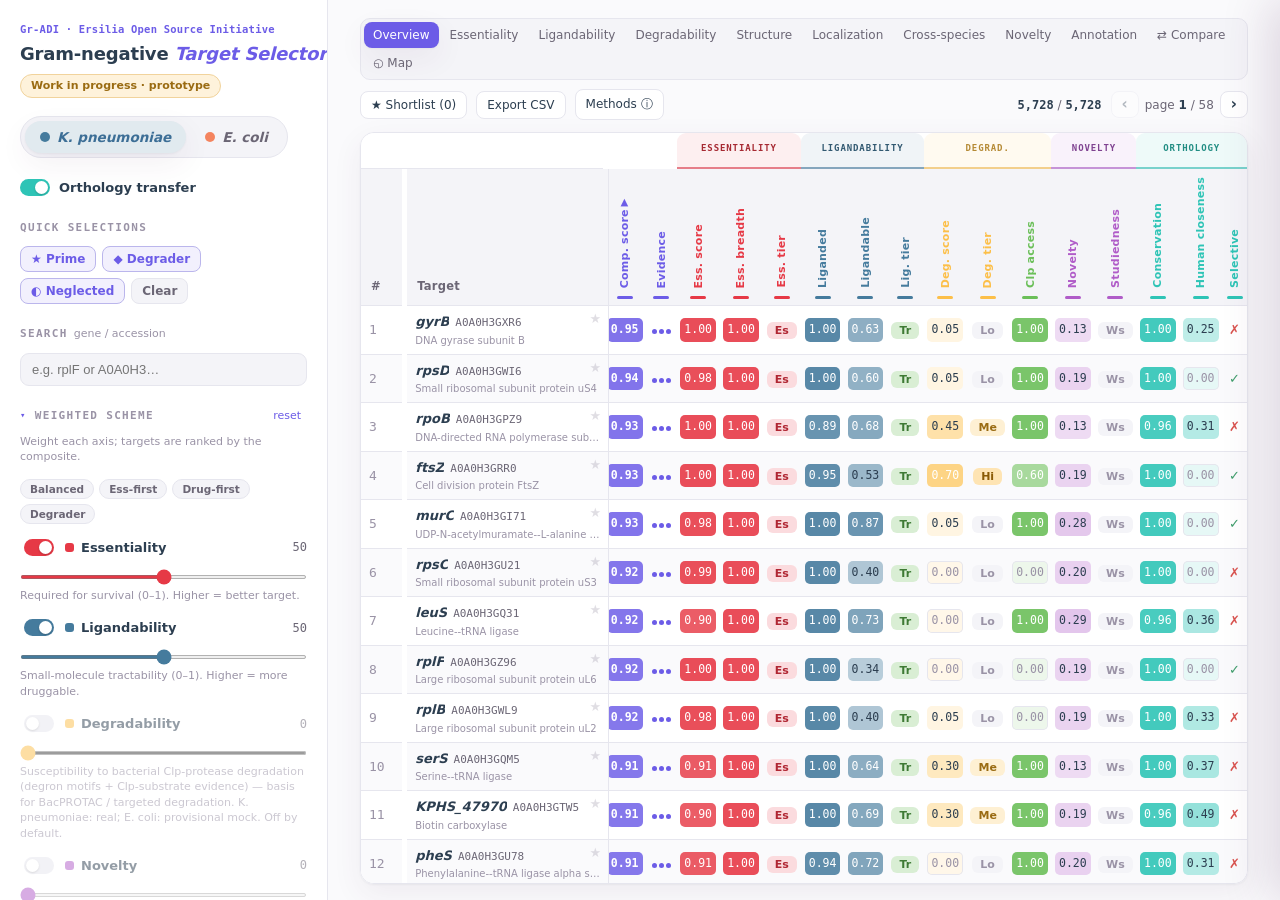
<file: app/index.html>
<!doctype html>
<html lang="en" data-theme="">
<head>
  <meta charset="utf-8">
  <meta name="viewport" content="width=device-width, initial-scale=1">
  <title>Gram-negative Target Selector</title>
  <!-- start the default organism's data download in parallel with CSS/JS parsing;
       the other organism is idle-prefetched from app.js after first paint -->
  <link rel="preload" href="data/kp.json" as="fetch" crossorigin>
  <link rel="icon" href="data:image/svg+xml,%3Csvg xmlns='http://www.w3.org/2000/svg' viewBox='0 0 32 32'%3E%3Ccircle cx='16' cy='16' r='14' fill='%2350285A'/%3E%3Ccircle cx='16' cy='16' r='8' fill='none' stroke='%23fff' stroke-width='2.5'/%3E%3Ccircle cx='16' cy='16' r='2.5' fill='%23D8412F'/%3E%3C/svg%3E">
  <link rel="stylesheet" href="styles.css?v=27">
</head>
<body>
  <div class="app">
    <aside class="sidebar">
      <div class="brand">
        <div>
          <p class="eyebrow"><span class="bn">Gr-ADI</span> · Ersilia Open Source Initiative</p>
          <h1 class="wordmark">Gram-negative <em>Target Selector</em></h1>
        </div>
      </div>

      <p class="wip" title="Prototype — scores &amp; data are provisional and will change.">Work in progress · prototype</p>

      <div class="toggle" id="orgToggle" role="tablist" aria-label="Organism">
        <button role="tab" data-org="kp" aria-selected="true"><span class="dot"></span><i>K. pneumoniae</i></button>
        <button role="tab" data-org="ec" aria-selected="false"><span class="dot"></span><i>E. coli</i></button>
      </div>

      <label class="xfer" id="xferCtl" data-tip="When on, K. pneumoniae essentiality includes evidence transferred from E. coli orthologs. Other axes stay transfer-inclusive.">
        <input type="checkbox" id="xferToggle" checked aria-label="Orthology transfer of knowledge"><span class="sw"></span>
        <span class="xfer-lab">Orthology transfer</span>
      </label>

      <div class="section">
        <h2>Quick selections</h2>
        <div class="qpresets" id="qpresets">
          <button data-preset="prime" title="Essential ∧ ligandable ∧ human-selective">★ Prime</button>
          <button data-preset="degrader" title="Essential ∧ degradable ∧ Clp-accessible ∧ selective">◆ Degrader</button>
          <button data-preset="neglected" title="Ligandable ∧ under-studied">◐ Neglected</button>
          <button data-preset="reset" class="qp-clear">Clear</button>
        </div>
      </div>

      <div class="section">
        <h2>Search <span class="hsub">gene / accession</span></h2>
        <input type="text" id="search" class="searchbox" placeholder="e.g. rplF or A0A0H3…" autocomplete="off" aria-label="Search gene or accession">
      </div>

      <div class="section collapsible" data-sec="weights">
        <h2><span class="chev">▾</span>Weighted scheme <button class="reset" id="resetWeights">reset</button></h2>
        <div class="secbody">
          <p class="modehint">Weight each axis; targets are ranked by the composite.</p>
          <div class="wpresets" id="weightPresets">
            <button data-wp="balanced">Balanced</button>
            <button data-wp="essentiality">Ess-first</button>
            <button data-wp="druggability">Drug-first</button>
            <button data-wp="degrader">Degrader</button>
          </div>
          <div id="weights"></div>
        </div>
      </div>

      <div class="section collapsible" data-sec="tiers">
        <h2><span class="chev">▾</span>Tier selector <button class="reset" id="resetTiers">reset</button></h2>
        <div class="secbody">
          <p class="modehint">Pick bands per axis to filter targets (multi-select).</p>
          <div id="tierPanel"></div>
        </div>
      </div>

      <p class="footnote" id="genInfo"></p>
      <p class="credit">Brought to you by the <a href="https://ersilia.io" target="_blank" rel="noopener">Ersilia Open Source Initiative</a><br>
        <a href="https://github.com/ersilia-os/gradi-target-prioritization" target="_blank" rel="noopener">⌥ Source code on GitHub ↗</a></p>
    </aside>

    <main class="main">
      <div class="toolbar" id="topbar">
        <div class="viewswitch" id="viewSwitch" role="tablist" aria-label="View"></div>
        <div class="filterbar" id="filterbar" hidden></div>
        <button class="tb-btn" id="shortlistBtn" title="Filter to your starred targets" aria-pressed="false">★ Shortlist (0)</button>
        <button class="tb-btn" id="exportBtn">Export CSV</button>
        <button class="tb-btn" id="methodsBtn" title="How the scores are computed">Methods ⓘ</button>
        <div class="toolbar-right">
          <div class="mapctrl" id="mapctrl" hidden>
            <label for="mapColor">Colour by</label>
            <select id="mapColor"></select>
            <span class="mapsep"></span>
            <label for="mapThresh">Highlight ≥ <b id="mapThreshVal">0.00</b></label>
            <input type="range" id="mapThresh" min="0" max="1" step="0.01" value="0" aria-label="Highlight threshold">
            <label class="maplabtog" title="Show cluster labels on categorical colour modes"><input type="checkbox" id="mapLabels" checked> Labels</label>
            <span class="mapcount" id="mapHiCount"></span>
          </div>
          <span class="mapselchip" id="mapSelChip" hidden></span>
          <span class="provlegend" id="provNote" hidden title="These cells are provisional / mock data">▨ provisional</span>
          <span class="count"><b id="nShown">0</b> / <b id="nTotal">0</b></span>
          <div class="pager" id="pager" hidden></div>
        </div>
      </div>
      <div class="tablewrap" id="tablewrap">
        <div class="loading" id="loading">Loading…</div>
        <table id="table" role="grid" aria-label="Target prioritization table" hidden>
          <thead><tr id="thead"></tr></thead>
          <tbody id="tbody"></tbody>
        </table>
      </div>
      <div class="cmpwrap" id="cmpwrap" hidden></div>
      <div class="mapwrap" id="mapwrap" hidden>
        <canvas id="mapcanvas"></canvas>
        <canvas id="mapoverlay"></canvas>
        <div class="maptip" id="maptip" hidden></div>
        <div class="maplegend" id="maplegend"></div>
      </div>
    </main>
  </div>

  <div class="scrim" id="scrim"></div>
  <aside class="drawer" id="drawer" aria-hidden="true"></aside>

  <div class="modalscrim" id="methodsScrim" hidden></div>
  <div class="modal" id="methodsModal" hidden role="dialog" aria-modal="true" aria-label="Methods"></div>

  <script src="config.js?v=27"></script>
  <script src="app.js?v=27"></script>
</body>
</html>
</file>
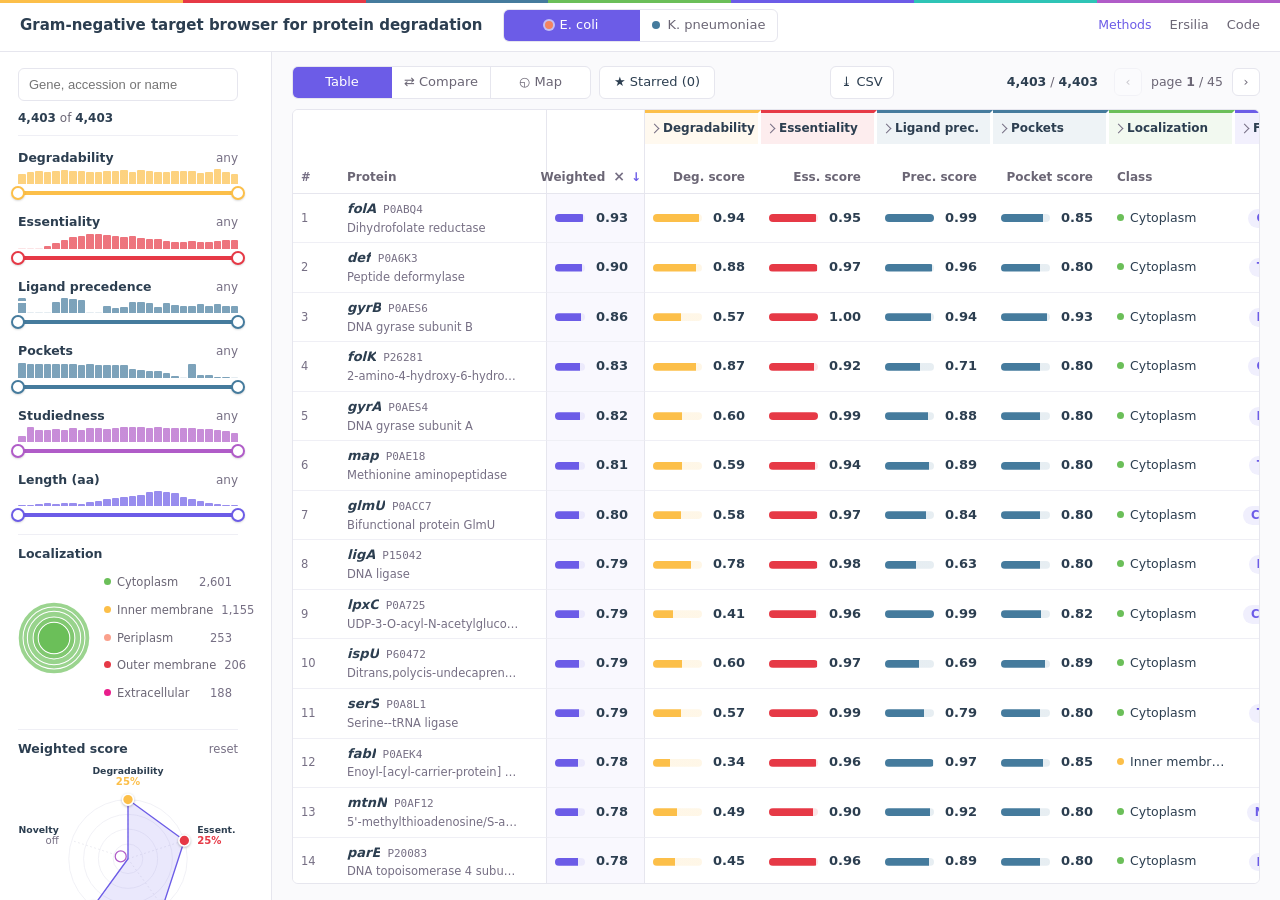
<file: webapp/index.html>
<!doctype html>
<html lang="en">
<head>
  <meta charset="utf-8">
  <meta name="viewport" content="width=device-width, initial-scale=1">
  <title>Gram-negative target browser for protein degradation</title>
  <meta name="description" content="Browse and filter the proteomes of E. coli and K. pneumoniae by degradability, essentiality, ligand precedence and how well studied each protein is.">
  <meta name="theme-color" content="#ffffff">
  <link rel="canonical" href="https://ersilia-os.github.io/gradi-target-prioritization/">
  <meta property="og:type" content="website">
  <meta property="og:site_name" content="GraDi target prioritization">
  <meta property="og:title" content="Gram-negative target browser for protein degradation">
  <meta property="og:description" content="Browse and filter the proteomes of E. coli and K. pneumoniae by degradability, essentiality, ligand precedence and how well studied each protein is.">
  <meta property="og:url" content="https://ersilia-os.github.io/gradi-target-prioritization/">
  <meta property="og:image" content="https://ersilia-os.github.io/gradi-target-prioritization/social-preview.png">
  <meta property="og:image:type" content="image/png">
  <meta property="og:image:width" content="1200">
  <meta property="og:image:height" content="630">
  <meta property="og:image:alt" content="Gram-negative target browser for protein degradation. E. coli and K. pneumoniae proteomes.">
  <meta name="twitter:card" content="summary_large_image">
  <meta name="twitter:title" content="Gram-negative target browser for protein degradation">
  <meta name="twitter:description" content="Browse and filter the proteomes of E. coli and K. pneumoniae by degradability, essentiality, ligand precedence and how well studied each protein is.">
  <meta name="twitter:image" content="https://ersilia-os.github.io/gradi-target-prioritization/social-preview.png">
  <link rel="preload" href="data/ec.json" as="fetch" crossorigin>
  <link rel="icon" href="data:image/svg+xml,%3Csvg xmlns='http://www.w3.org/2000/svg' viewBox='0 0 32 32'%3E%3Crect width='32' height='32' rx='6' fill='%2350285A'/%3E%3Ccircle cx='16' cy='16' r='7' fill='none' stroke='%23fff' stroke-width='3'/%3E%3C/svg%3E">
  <link rel="stylesheet" href="styles.css?v=56">
</head>
<body>
  <header class="top">
    <button class="iconbtn" id="filtersBtn" aria-label="Filters">Filters</button>
    <h1>Gram-negative target browser for protein degradation</h1>
    <div class="seg" id="orgToggle" role="tablist" aria-label="Organism">
      <button role="tab" data-org="ec" aria-selected="true">E. coli</button>
      <button role="tab" data-org="kp" aria-selected="false">K. pneumoniae</button>
    </div>
    <nav class="toplinks">
      <button id="methodsBtn" class="linkbtn">Methods</button>
      <a href="https://ersilia.io" target="_blank" rel="noopener">Ersilia</a>
      <a href="https://github.com/ersilia-os/gradi-target-prioritization" target="_blank" rel="noopener">Code</a>
    </nav>
  </header>

  <div class="app">
    <aside class="sidebar" id="sidebar">
      <div class="sbtop">
        <input type="search" id="search" class="searchbox" placeholder="Gene, accession or name" autocomplete="off" aria-label="Search by gene, UniProt accession or protein name">
        <div class="sbcount"><span><b id="sbShown">0</b> of <b id="sbTotal">0</b></span><button id="sbClear" class="linkbtn" hidden>Clear filters</button></div>
      </div>

      <div id="rangePanel"></div>

      <div class="fsec" id="accLoc"><div class="fs-title">Localization <span class="acount"></span></div><div class="accbody" id="bodyLoc"></div></div>
      <div class="fsec" data-sec="weights">
        <div class="fs-title">Weighted score <button class="reset" id="resetWeights">reset</button></div>
        <div id="weights"></div>
      </div>
      <div class="fsec fs-inline" id="accOrth"><div class="fs-title" style="cursor:pointer">No human ortholog</div><div class="accbody" id="bodyOrth"></div></div>

      <div class="fsec" id="accCog"><div class="fs-title">Function (COG) <span class="acount"></span></div><div class="accbody" id="bodyCog"></div></div>

      <p class="footnote" id="genInfo"></p>
      <button class="sbdone" id="sbDone">Show <b id="sbDoneN">0</b> proteins</button>
    </aside>

    <main class="main">
      <div class="toolbar" id="topbar">
        <div class="viewswitch seg" id="viewSwitch" role="tablist" aria-label="View"></div>
        <div class="filterbar" id="filterbar" hidden></div>
        <button class="tb-btn" id="shortlistBtn" title="Show only starred proteins" aria-pressed="false">★ Starred (0)</button>
        <button class="tb-btn" id="unstarBtn" title="Remove the star from every protein" aria-label="Unstar all proteins" style="visibility:hidden">×<span class="lbl"> Unstar all</span></button>
        <button class="tb-btn" id="exportBtn" title="Export the filtered table as CSV">⤓<span class="lbl"> CSV</span></button>
        <div class="toolbar-right">
          <span class="mapselchip" id="mapSelChip" hidden></span>
          <span class="count"><b id="nShown">0</b> / <b id="nTotal">0</b></span>
          <div class="pager" id="pager"></div>
        </div>
      </div>
      <div class="tablewrap" id="tablewrap">
        <div class="loading" id="loading"></div>
        <table id="table" role="grid" aria-label="Proteins" hidden>
          <thead></thead>
          <tbody id="tbody"></tbody>
        </table>
        <div class="pagerfoot" id="pagerFoot" hidden></div>
      </div>
      <div class="cmpwrap" id="cmpwrap" hidden></div>
      <div class="mapwrap" id="mapwrap" hidden>
        <div class="mapctrl" id="mapctrl" hidden>
          <label for="mapColor">Colour by</label>
          <select id="mapColor"></select>
          <label for="mapThresh">Show ≥ <b id="mapThreshVal">0.00</b></label>
          <input type="range" id="mapThresh" min="0" max="1" step="0.01" value="0" aria-label="Highlight threshold">
          <label class="maplabtog"><input type="checkbox" id="mapLabels" checked> Labels</label>
          <span class="mapcount" id="mapHiCount"></span>
        </div>
        <canvas id="mapcanvas"></canvas>
        <canvas id="mapoverlay"></canvas>
        <div class="maptip" id="maptip" hidden></div>
        <div class="maplegend" id="maplegend"></div>
      </div>
    </main>
  </div>

  <div class="scrim" id="scrim"></div>
  <div class="sbscrim" id="sbScrim"></div>
  <aside class="drawer" id="drawer" aria-hidden="true"></aside>

  <div class="modalscrim" id="methodsScrim" hidden></div>
  <div class="modal" id="methodsModal" hidden role="dialog" aria-modal="true" aria-label="Methods"></div>

  <script src="config.js?v=56"></script>
  <script src="app.js?v=56"></script>
</body>
</html>
</file>
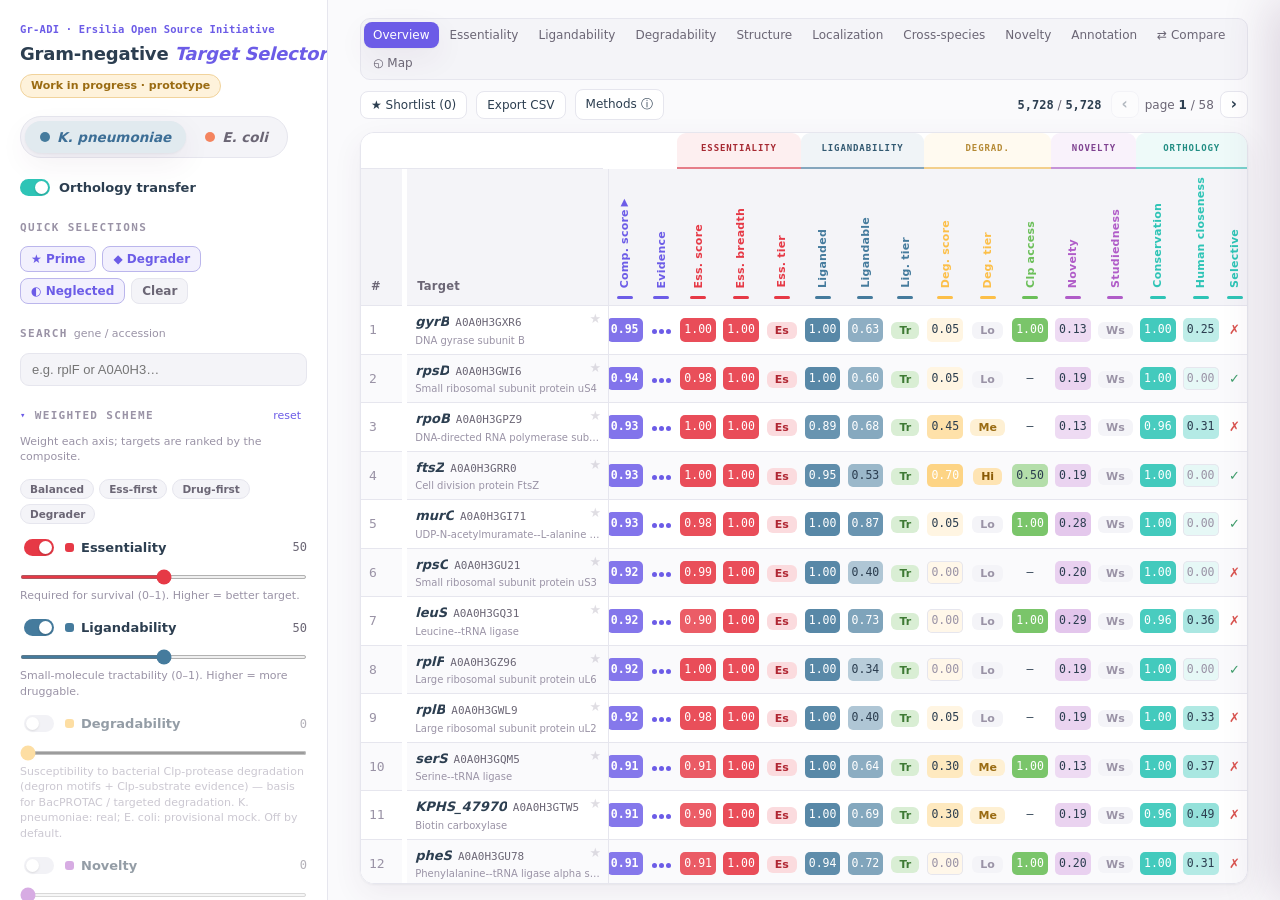
<file: legacy/app/index.html>
<!doctype html>
<html lang="en" data-theme="">
<head>
  <meta charset="utf-8">
  <meta name="viewport" content="width=device-width, initial-scale=1">
  <title>Gram-negative Target Selector</title>
  <!-- start the default organism's data download in parallel with CSS/JS parsing;
       the other organism is idle-prefetched from app.js after first paint -->
  <link rel="preload" href="data/kp.json" as="fetch" crossorigin>
  <link rel="icon" href="data:image/svg+xml,%3Csvg xmlns='http://www.w3.org/2000/svg' viewBox='0 0 32 32'%3E%3Ccircle cx='16' cy='16' r='14' fill='%2350285A'/%3E%3Ccircle cx='16' cy='16' r='8' fill='none' stroke='%23fff' stroke-width='2.5'/%3E%3Ccircle cx='16' cy='16' r='2.5' fill='%23D8412F'/%3E%3C/svg%3E">
  <link rel="stylesheet" href="styles.css?v=26">
</head>
<body>
  <div class="app">
    <aside class="sidebar">
      <div class="brand">
        <div>
          <p class="eyebrow"><span class="bn">Gr-ADI</span> · Ersilia Open Source Initiative</p>
          <h1 class="wordmark">Gram-negative <em>Target Selector</em></h1>
        </div>
      </div>

      <p class="wip" title="Prototype — scores &amp; data are provisional and will change.">Work in progress · prototype</p>

      <div class="toggle" id="orgToggle" role="tablist" aria-label="Organism">
        <button role="tab" data-org="kp" aria-selected="true"><span class="dot"></span><i>K. pneumoniae</i></button>
        <button role="tab" data-org="ec" aria-selected="false"><span class="dot"></span><i>E. coli</i></button>
      </div>

      <label class="xfer" id="xferCtl" data-tip="When on, K. pneumoniae essentiality includes evidence transferred from E. coli orthologs. Other axes stay transfer-inclusive.">
        <input type="checkbox" id="xferToggle" checked aria-label="Orthology transfer of knowledge"><span class="sw"></span>
        <span class="xfer-lab">Orthology transfer</span>
      </label>

      <div class="section">
        <h2>Quick selections</h2>
        <div class="qpresets" id="qpresets">
          <button data-preset="prime" title="Essential ∧ ligandable ∧ human-selective">★ Prime</button>
          <button data-preset="degrader" title="Essential ∧ degradable ∧ Clp-accessible ∧ selective">◆ Degrader</button>
          <button data-preset="neglected" title="Ligandable ∧ under-studied">◐ Neglected</button>
          <button data-preset="reset" class="qp-clear">Clear</button>
        </div>
      </div>

      <div class="section">
        <h2>Search <span class="hsub">gene / accession</span></h2>
        <input type="text" id="search" class="searchbox" placeholder="e.g. rplF or A0A0H3…" autocomplete="off" aria-label="Search gene or accession">
      </div>

      <div class="section collapsible" data-sec="weights">
        <h2><span class="chev">▾</span>Weighted scheme <button class="reset" id="resetWeights">reset</button></h2>
        <div class="secbody">
          <p class="modehint">Weight each axis; targets are ranked by the composite.</p>
          <div class="wpresets" id="weightPresets">
            <button data-wp="balanced">Balanced</button>
            <button data-wp="essentiality">Ess-first</button>
            <button data-wp="druggability">Drug-first</button>
            <button data-wp="degrader">Degrader</button>
          </div>
          <div id="weights"></div>
        </div>
      </div>

      <div class="section collapsible" data-sec="tiers">
        <h2><span class="chev">▾</span>Tier selector <button class="reset" id="resetTiers">reset</button></h2>
        <div class="secbody">
          <p class="modehint">Pick bands per axis to filter targets (multi-select).</p>
          <div id="tierPanel"></div>
        </div>
      </div>

      <p class="footnote" id="genInfo"></p>
      <p class="credit">Brought to you by the <a href="https://ersilia.io" target="_blank" rel="noopener">Ersilia Open Source Initiative</a><br>
        <a href="https://github.com/ersilia-os/gradi-target-prioritization" target="_blank" rel="noopener">⌥ Source code on GitHub ↗</a></p>
    </aside>

    <main class="main">
      <div class="toolbar" id="topbar">
        <div class="viewswitch" id="viewSwitch" role="tablist" aria-label="View"></div>
        <div class="filterbar" id="filterbar" hidden></div>
        <button class="tb-btn" id="shortlistBtn" title="Filter to your starred targets" aria-pressed="false">★ Shortlist (0)</button>
        <button class="tb-btn" id="exportBtn">Export CSV</button>
        <button class="tb-btn" id="methodsBtn" title="How the scores are computed">Methods ⓘ</button>
        <div class="toolbar-right">
          <div class="mapctrl" id="mapctrl" hidden>
            <label for="mapColor">Colour by</label>
            <select id="mapColor"></select>
            <span class="mapsep"></span>
            <label for="mapThresh">Highlight ≥ <b id="mapThreshVal">0.00</b></label>
            <input type="range" id="mapThresh" min="0" max="1" step="0.01" value="0" aria-label="Highlight threshold">
            <label class="maplabtog" title="Show cluster labels on categorical colour modes"><input type="checkbox" id="mapLabels" checked> Labels</label>
            <span class="mapcount" id="mapHiCount"></span>
          </div>
          <span class="mapselchip" id="mapSelChip" hidden></span>
          <span class="provlegend" id="provNote" hidden title="These cells are provisional / mock data">▨ provisional</span>
          <span class="count"><b id="nShown">0</b> / <b id="nTotal">0</b></span>
          <div class="pager" id="pager" hidden></div>
        </div>
      </div>
      <div class="tablewrap" id="tablewrap">
        <div class="loading" id="loading">Loading…</div>
        <table id="table" role="grid" aria-label="Target prioritization table" hidden>
          <thead><tr id="thead"></tr></thead>
          <tbody id="tbody"></tbody>
        </table>
      </div>
      <div class="cmpwrap" id="cmpwrap" hidden></div>
      <div class="mapwrap" id="mapwrap" hidden>
        <canvas id="mapcanvas"></canvas>
        <canvas id="mapoverlay"></canvas>
        <div class="maptip" id="maptip" hidden></div>
        <div class="maplegend" id="maplegend"></div>
      </div>
    </main>
  </div>

  <div class="scrim" id="scrim"></div>
  <aside class="drawer" id="drawer" aria-hidden="true"></aside>

  <div class="modalscrim" id="methodsScrim" hidden></div>
  <div class="modal" id="methodsModal" hidden role="dialog" aria-modal="true" aria-label="Methods"></div>

  <script src="config.js?v=26"></script>
  <script src="app.js?v=26"></script>
</body>
</html>
</file>
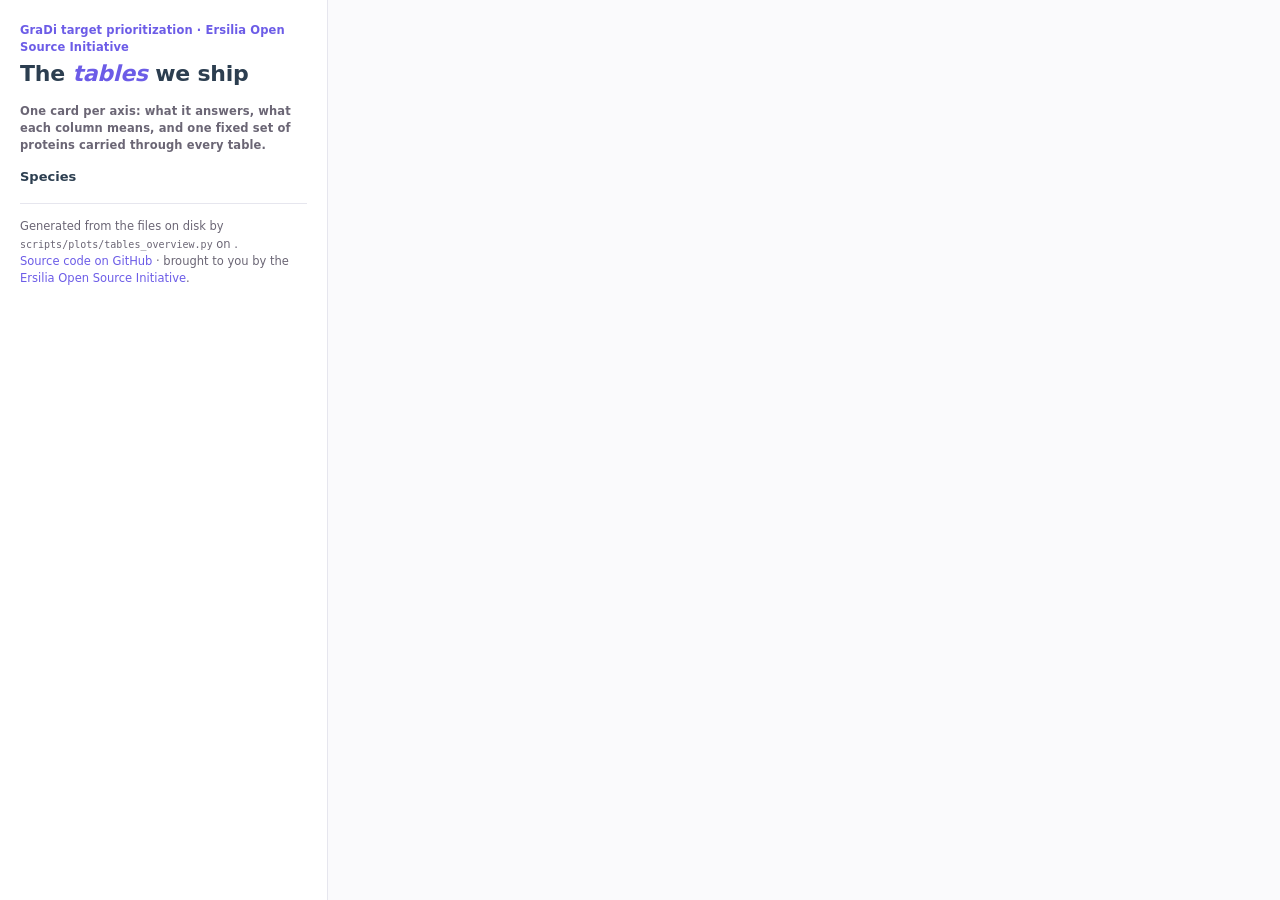
<file: scripts/plots/tables_overview.html>
<!doctype html>
<html lang="en">
<head>
<meta charset="utf-8">
<meta name="viewport" content="width=device-width, initial-scale=1">
<meta name="color-scheme" content="light">
<meta name="generator" content="ersilia html-formatting skill">
<title>GraDi Tables</title>
<link rel="icon" href="data:image/svg+xml,%3Csvg%20xmlns='http://www.w3.org/2000/svg'%20viewBox='0%200%2032%2032'%3E%3Ccircle%20cx='16'%20cy='16'%20r='16'%20fill='%238CC8FA'/%3E%3C/svg%3E">
<style>
/* ===========================================================================
   ersilia.css — the canonical Ersilia HTML house style.

   Single light theme, brand-faithful. Distilled from the `stylia` palette
   (the authoritative Ersilia colour source: plum #50285A is the foreground/ink
   that "replaces black") and the reference implementation
   ersilia-os/gradi-target-prioritization (app/styles.css).

   Design contract:
     - plum #50285A  = brand IDENTITY  (favicon, wordmark accent, score bars)
     - periwinkle #6C5CE7 = interactive PRIMARY (--brand: links, focus, active)
     - ink #2C3E50   = body text
   Every component tint is derived from these tokens via color-mix(), so the
   palette stays coherent — do not hard-code new hex values in a page.

   Meant to be INLINED into a <style> block (Artifacts block external CSS via
   CSP). Fonts are named but not loaded — a CSP-safe system fallback ships by
   default; embed Inter as base64 only if pixel-perfect type is required.
   =========================================================================== */

:root {
  /* --- Ersilia brand (official, from stylia) --------------------------- */
  --plum:#50285A;      /* primary identity — deep plum */
  --purple:#AA96FA;    /* soft lavender */
  --mint:#BEE6B4;
  --blue:#8CC8FA;
  --yellow:#FAD782;
  --pink:#DCA0DC;
  --orange:#FAA08C;
  --egray:#D2D2D0;

  /* --- Data / axis hues (NPG accent set, shared with stylia "article") -- */
  --crimson:#E63946;
  --tangerine:#F4845F;
  --amber:#FCBF49;
  --lime:#6BBF59;
  --turquoise:#2EC4B6;
  --cobalt:#457B9D;
  --periwinkle:#6C5CE7;
  --orchid:#B05CC8;
  --fuchsia:#E91E8C;
  --silver:#A0A0A0;

  /* --- Neutrals & surfaces --------------------------------------------- */
  --ink:#2C3E50;       /* body text (stylia "soft off-black") */
  --muted:#6B6675;     /* secondary text */
  --faint:#9A93A6;     /* tertiary / captions / micro-labels */
  --bg:#FAFAFC;        /* page background (faint cool tint) */
  --surface:#FFFFFF;   /* cards, panels, sidebar */
  --surface-2:#F4F4F8; /* recessed fills: inputs, chips, zebra rows */
  --border:#E6E6EE;    /* light lavender-gray hairline */

  /* --- Interactive primary & semantic ---------------------------------- */
  --brand:#6C5CE7;     /* periwinkle — links, focus, active, sliders */
  --accent:var(--brand);
  --good:#3F9D6B;
  --warn:#C98A1E;
  --bad:#D9534F;

  /* --- Shape, depth, motion -------------------------------------------- */
  --radius:14px;       /* large containers */
  --radius-sm:8px;     /* controls */
  --shadow:0 1px 2px rgba(44,62,80,.05), 0 10px 30px rgba(80,40,90,.07); /* plum-tinted */
  --shadow-sm:0 1px 2px rgba(44,62,80,.06);
  --tap:.16s cubic-bezier(.2,.6,.2,1);

  /* --- Type ------------------------------------------------------------- */
  --sans:"Inter",system-ui,-apple-system,"Segoe UI",Roboto,Helvetica,Arial,sans-serif;
  --mono:ui-monospace,SFMono-Regular,Menlo,Consolas,monospace;
}

/* --- Reset-ish base ---------------------------------------------------- */
*,*::before,*::after { box-sizing:border-box; }
html { -webkit-text-size-adjust:100%; }
body {
  margin:0;
  background:var(--bg);
  color:var(--ink);
  font-family:var(--sans);
  font-size:13px;
  line-height:1.5;
  -webkit-font-smoothing:antialiased;
  text-rendering:optimizeLegibility;
}
a { color:var(--brand); text-decoration:none; }
a:hover { text-decoration:underline; }
::selection { background:color-mix(in srgb, var(--brand) 22%, #fff); }
img { max-width:100%; height:auto; }
hr { border:0; border-top:1px solid var(--border); margin:20px 0; }

/* --- Headings & typographic devices ------------------------------------ */
h1,h2,h3 { color:var(--ink); line-height:1.15; margin:0 0 .4em; }
h1 { font-size:22px; font-weight:700; letter-spacing:-.01em; }
h1 em { font-style:italic; color:var(--brand); }           /* accent word in a wordmark */
h2 { font-size:16px; font-weight:600; }
h3 { font-size:13px; font-weight:600; }

/* Quiet sentence-case micro-label — the Ersilia "eyebrow". Sans, not mono; not
   uppercase. Neutral by default; the .brand variant carries the one accent. */
.eyebrow, .section > h2.label {
  font-family:var(--sans);
  font-size:11.5px;
  font-weight:600;
  letter-spacing:.01em;
  color:var(--muted);
}
.eyebrow.brand { color:var(--brand); }

/* Biological nomenclature is always italic. */
.gene, .organism, i.sci { font-style:italic; }

/* All numbers are mono + tabular. Apply to any numeric cell/value. */
.num, td.num, .mono { font-family:var(--mono); font-variant-numeric:tabular-nums; }

.muted { color:var(--muted); }
.faint { color:var(--faint); }

/* --- Layout: app-shell archetype --------------------------------------- */
.app {
  display:grid;
  grid-template-columns:328px 1fr;
  height:100vh;
  overflow:hidden;
}
.sidebar {
  background:var(--surface);
  border-right:1px solid var(--border);
  padding:22px 20px 40px;
  overflow-y:auto;
  height:100vh;
  position:sticky;
  top:0;
}
.main {
  padding:18px clamp(16px,3vw,32px) 16px;
  display:flex;
  flex-direction:column;
  height:100vh;
  overflow:hidden;
}
/* Data regions scroll internally; the shell itself never scrolls. */
.scrollwrap { overflow:auto; flex:1; min-height:0; }

/* --- Layout: document / report archetype ------------------------------- */
.document {
  max-width:980px;
  margin:0 auto;
  padding:40px clamp(16px,4vw,28px) 96px;
}
.document > header { margin-bottom:28px; }

/* --- Layout: dashboard / landing archetype ----------------------------- */
.dashboard {
  max-width:1160px;
  margin:0 auto;
  padding:32px clamp(16px,3vw,32px) 80px;
}
.grid {
  display:grid;
  grid-template-columns:repeat(auto-fill,minmax(240px,1fr));
  gap:16px;
}

/* --- Wordmark header --------------------------------------------------- */
.brandhead { display:flex; flex-direction:column; gap:4px; }
.wordmark { font-size:clamp(18px,2vw,22px); font-weight:700; letter-spacing:-.01em; }
.wordmark em { font-style:italic; color:var(--brand); }

/* --- Cards, panels, sections ------------------------------------------- */
.card, .panel {
  background:var(--surface);
  border:1px solid var(--border);
  border-radius:var(--radius);
  padding:16px 18px;
  box-shadow:var(--shadow-sm);
}
.section { margin-top:22px; }
.section > h2 {
  font-family:var(--sans);
  font-size:13px; font-weight:600;
  letter-spacing:0;
  color:var(--ink);
  margin:0 0 10px;
}

/* --- Stat tiles (KPI row) ---------------------------------------------- */
.stat { background:var(--surface); border:1px solid var(--border); border-radius:var(--radius); padding:14px 16px; }
.stat .k { font-family:var(--sans); font-size:11px; font-weight:500; letter-spacing:.01em; color:var(--muted); }
/* Proportional figures, not tabular: equal-width digits make a large standalone
   number look loose. tabular-nums is for values that line up vertically. */
.stat .v { font-family:var(--mono); font-size:26px; font-weight:700; font-variant-numeric:normal; color:var(--ink); margin-top:2px; }
.stat .d { font-size:11.5px; color:var(--muted); margin-top:2px; }

/* --- Buttons & controls ------------------------------------------------ */
/* Chrome stays light: weight belongs on data, not on furniture. A semi-bold button
   reads as shouting. Colour carries state instead. */
button, .btn {
  font-family:var(--sans); font-size:12px; font-weight:450;
  color:var(--ink);
  background:var(--surface);
  border:1px solid var(--border);
  border-radius:var(--radius-sm);
  padding:6px 12px;
  cursor:pointer;
  transition:background var(--tap), border-color var(--tap);
}
button:hover, .btn:hover { background:var(--surface-2); }
button.primary, .btn.primary { background:var(--brand); border-color:var(--brand); color:#fff; }
button.primary:hover, .btn.primary:hover { background:color-mix(in srgb, var(--brand) 88%, #000); }
input, select, textarea { font-family:var(--sans); font-size:12px; color:var(--ink); background:var(--surface-2); border:1px solid var(--border); border-radius:6px; padding:5px 8px; }
input:focus, select:focus, textarea:focus, button:focus-visible { outline:2px solid color-mix(in srgb, var(--brand) 55%, #fff); outline-offset:1px; }
input[type=range] { accent-color:var(--brand); }

/* Pills / chips (fully rounded). */
.pill, .chip {
  display:inline-flex; align-items:center; gap:6px;
  font-family:var(--sans); font-size:11.5px; font-weight:450; letter-spacing:0;
  border-radius:999px; padding:3px 11px;
  border:1px solid var(--border); background:var(--surface-2); color:var(--muted);
}
.chip[aria-pressed="true"], .chip.active { background:color-mix(in srgb, var(--brand) 15%, var(--surface)); border-color:var(--brand); color:var(--brand); }

/* Toggle switch. */
.sw { position:relative; width:34px; height:19px; border-radius:999px; background:var(--border); border:none; cursor:pointer; transition:background var(--tap); }
.sw::after { content:""; position:absolute; top:2px; left:2px; width:15px; height:15px; border-radius:50%; background:#fff; box-shadow:var(--shadow-sm); transition:transform var(--tap); }
.sw[aria-checked="true"] { background:var(--turquoise); }
.sw[aria-checked="true"]::after { transform:translateX(15px); }

/* --- Badges (pastel, derived from a data hue) -------------------------- */
/* Set --c to any axis hue, e.g. style="--c:var(--mint)". */
.badge {
  display:inline-block; font-family:var(--mono); font-size:10px; font-weight:600;
  letter-spacing:.02em; padding:1px 8px; border-radius:999px;
  background:color-mix(in srgb, var(--c,var(--brand)) 20%, #fff);
  color:color-mix(in srgb, var(--c,var(--brand)) 72%, #000);
  border:1px solid color-mix(in srgb, var(--c,var(--brand)) 34%, #fff);
}
.badge.good { --c:var(--good); }
.badge.warn { --c:var(--warn); }
.badge.bad  { --c:var(--bad); }

/* --- Data tables ------------------------------------------------------- */
table.data { width:100%; border-collapse:collapse; font-size:12px; }
table.data th {
  position:sticky; top:0; z-index:1;
  font-family:var(--sans); font-size:11px; font-weight:600;
  letter-spacing:0; color:var(--muted);
  text-align:left; padding:8px 10px; background:var(--surface);
  border-bottom:1px solid var(--border);
}
table.data td { padding:7px 10px; border-bottom:1px solid var(--surface-2); }
table.data td.num { text-align:right; font-family:var(--mono); font-variant-numeric:tabular-nums; }
table.data tbody tr:nth-child(even) { background:color-mix(in srgb, var(--surface-2) 55%, var(--surface)); }
table.data tbody tr:hover { background:color-mix(in srgb, var(--brand) 6%, var(--surface)); }

/* --- Tooltip (tier 2: richer than a native title=) --------------------- */
.hovertip { position:relative; }
.hovertip[data-tip]::after {
  content:attr(data-tip);
  position:absolute; left:0; top:calc(100% + 6px); z-index:30;
  max-width:280px; width:max-content;
  background:var(--ink); color:#fff; font-family:var(--sans); font-size:11.5px; line-height:1.4;
  padding:7px 10px; border-radius:8px; box-shadow:var(--shadow);
  opacity:0; pointer-events:none; transform:translateY(-2px); transition:opacity var(--tap), transform var(--tap);
}
.hovertip[data-tip]:hover::after { opacity:1; transform:translateY(0); }

/* --- Honesty pill: flag provisional / prototype data ------------------- */
.wip {
  display:inline-flex; align-items:center; gap:6px;
  width:fit-content; align-self:flex-start;   /* hug the text, never stretch in a flex column */
  font-family:var(--sans); font-size:11px; font-weight:500; letter-spacing:0;
  color:color-mix(in srgb, var(--warn) 80%, #000);
  background:color-mix(in srgb, var(--warn) 16%, #fff);
  border:1px solid color-mix(in srgb, var(--warn) 34%, #fff);
  border-radius:999px; padding:3px 11px;
}
/* Neutral metadata pill — a snapshot date, a row count, a "not loaded yet" note.
   Deliberately NOT .wip: that one is amber and reads as a warning. */
.meta {
  display:inline-flex; align-items:center; gap:6px; width:fit-content;
  font-family:var(--sans); font-size:11px; font-weight:450; letter-spacing:0;
  color:var(--muted); background:var(--surface-2);
  border:1px solid var(--border); border-radius:999px; padding:3px 11px;
}

/* Hatched fill for provisional cells/regions. */
.provisional { background:repeating-linear-gradient(45deg, transparent, transparent 5px, color-mix(in srgb, var(--warn) 12%, transparent) 5px, color-mix(in srgb, var(--warn) 12%, transparent) 10px); }

/* --- Modal + scrim (tier 3: methods / help, tucked one click deep) ----- */
.scrim { position:fixed; inset:0; background:rgba(44,62,80,.34); z-index:40; }
.modal {
  position:fixed; z-index:41; top:50%; left:50%; transform:translate(-50%,-50%);
  width:min(680px,92vw); max-height:86vh; overflow:auto;
  background:var(--surface); border:1px solid var(--border); border-radius:16px;
  box-shadow:var(--shadow); padding:24px 26px;
}
.modal .mrow { border-left:3px solid var(--c,var(--brand)); padding:6px 0 6px 14px; margin:12px 0; }

/* --- Footer credit ----------------------------------------------------- */
.credit {
  border-top:1px solid var(--border);
  margin-top:32px; padding-top:14px;
  font-size:11.5px; color:var(--muted);
}
.credit a { color:var(--brand); font-weight:450; }

/* --- Composite score bar (plum → periwinkle), an identity flourish ----- */
.cbar { height:8px; border-radius:999px; background:var(--surface-2); overflow:hidden; }
.cbar .fill { height:100%; background:linear-gradient(90deg, var(--purple), var(--brand)); }

/* --- Responsive: single breakpoint ------------------------------------- */
@media (max-width:900px) {
  .app { grid-template-columns:1fr; height:auto; overflow:visible; }
  .sidebar { height:auto; position:static; border-right:none; border-bottom:1px solid var(--border); }
  .main { height:auto; overflow:visible; }
}
@media (prefers-reduced-motion:reduce) {
  * { transition:none !important; }
}

</style>
</head>
<style>
  /* Page-specific, on top of the house style. Tokens only -- no new hex values. */
  .navgroup { margin-top: 14px; }
  .navgroup > .eyebrow { display:block; padding: 0 8px 4px; }
  .navitem { display:flex; align-items:baseline; gap:8px; width:100%; text-align:left;
             background:none; border:0; border-radius:8px; padding:5px 8px; cursor:pointer;
             font: inherit; font-weight:450; color: var(--ink); transition: var(--tap); }
  .navitem:hover { background: color-mix(in srgb, var(--brand) 7%, var(--surface)); }
  .navitem[aria-current="true"] { background: color-mix(in srgb, var(--brand) 12%, var(--surface));
                                  color: var(--brand); }
  .navitem .sub { margin-left:auto; font-family: var(--mono); font-size: 10px; color: var(--faint); }
  .navitem[aria-current="true"] .sub { color: color-mix(in srgb, var(--brand) 70%, var(--muted)); }

  .readfirst { border-left: 2px solid var(--amber); background: color-mix(in srgb, var(--amber) 7%, var(--surface));
               padding: 10px 14px; border-radius: 0 10px 10px 0; margin: 0 0 14px; }
  .readfirst .eyebrow { display:block; margin-bottom: 3px; }
  .readfirst p { margin: 0; font-size: 12.5px; line-height: 1.55; }

  .question { font-size: 15px; font-weight: 500; color: var(--ink); margin: 0 0 10px; }
  .pathline { font-family: var(--mono); font-size: 11px; color: var(--muted); word-break: break-all; }

  .meaning { font-size: 11.5px; color: var(--muted); line-height: 1.5; }
  td.colname { font-family: var(--mono); font-size: 11.5px; white-space: nowrap;
               vertical-align: top; padding-top: 9px; }
  table.schema { table-layout: fixed; width: 100%; }
  table.schema td, table.schema th { vertical-align: top; }
  table.schema col.c1 { width: 200px; }
  table.schema col.c3 { width: 290px; }
  table.schema td:last-child { padding-top: 9px; }
  table.samples td.colname { width: 200px; }
  table.samples td.num, table.samples th { font-size: 11px; }
  .fillbar { display:inline-block; width: 46px; height: 4px; border-radius: 2px;
             background: var(--surface-2); overflow:hidden; vertical-align: middle; margin-right:6px; }
  .fillbar > i { display:block; height:100%; background: var(--brand); }
  .fillbar.empty > i { background: var(--faint); }
  .statline { font-family: var(--mono); font-size: 10.5px; color: var(--faint); line-height: 1.6; }

  .termchips { display:flex; flex-wrap:wrap; gap:4px; }
  .termchips .chip { font-size: 10px; padding: 2px 8px; cursor: default; }
  .zerorow td { color: var(--faint); }
  details.terms { margin-top: 10px; }
  details.terms > summary { cursor:pointer; font-size:12px; color: var(--brand); font-weight:450; }
  .sectionhead { display:flex; align-items:baseline; gap:10px; margin: 18px 0 8px; }
  .sectionhead h3 { margin:0; font-size: 13px; font-weight: 600; color: var(--ink); }
  .sectionhead .note { font-size: 11.5px; color: var(--faint); margin-left:auto; }
  .missing { font-size: 11.5px; color: var(--muted); }
  .rowscroll { overflow-x: auto; }
  .sidebar { overflow-y: auto; }
  table.samples td.num { max-width: 190px; overflow: hidden; text-overflow: ellipsis;
                         white-space: nowrap; }
</style>
</head>
<body>
<div class="app">
  <aside class="sidebar">
    <div class="brandhead">
      <span class="eyebrow brand">GraDi target prioritization · Ersilia Open Source Initiative</span>
      <h1 class="wordmark">The <em>tables</em> we ship</h1>
    </div>
    <p class="eyebrow" style="margin:8px 0 0; line-height:1.5;">
      One card per axis: what it answers, what each column means, and one fixed set of
      proteins carried through every table.</p>

    <div class="section" style="margin-top:16px;">
      <h2>Species</h2>
      <div id="species" style="display:flex; flex-wrap:wrap; gap:6px;"></div>
      <p class="eyebrow" id="speciesnote" style="margin:8px 0 0; line-height:1.5;"></p>
    </div>

    <nav id="nav" aria-label="Tables"></nav>

    <footer class="credit" style="margin-top:auto;">
      Generated from the files on disk by
      <span class="mono" style="font-size:10px;">scripts/plots/tables_overview.py</span>
      on <span id="gendate" class="mono" style="font-size:10px;"></span>.<br>
      <a href="https://github.com/ersilia-os/gradi-target-prioritization" target="_blank" rel="noopener">Source code on GitHub</a> ·
      brought to you by the <a href="https://ersilia.io" target="_blank" rel="noopener">Ersilia Open Source Initiative</a>.
    </footer>
  </aside>

  <main class="main">
    <div class="toolbar" style="display:flex; align-items:baseline; gap:12px; margin-bottom:14px;">
      <span class="eyebrow" id="axislabel"></span>
      <span class="pathline" id="path" style="margin-left:auto;"></span>
    </div>
    <div class="scrollwrap" id="card"></div>
  </main>
</div>
<script>
const DATA = /*__PAYLOAD__*/null;

const esc = s => String(s ?? "").replace(/[&<>"]/g, c => ({"&":"&amp;","<":"&lt;",">":"&gt;",'"':"&quot;"}[c]));
const num = n => n === null || n === undefined ? "" : (typeof n === "number" ? n.toLocaleString() : esc(n));
let state = { sp: DATA.species[0].key, card: 0 };
/* #<species>/<table key> opens straight on one card, so the page can be linked into. */
{
  const [a, b] = decodeURIComponent(location.hash.slice(1)).split("/");
  if (a && DATA.species.some(s => s.key === a)) state.sp = a;
  const i = DATA.cards[state.sp].findIndex(c => c.key === b);
  if (i >= 0) state.card = i;
}

const sp = () => DATA.species.find(s => s.key === state.sp);
const cards = () => DATA.cards[state.sp];

/* A cell value, rendered so an empty one is unmistakably empty. Across this project a blank is
   never a short file -- every row exists -- so it is always a statement about what is unmeasured. */
function cell(v) {
  if (v === null || v === undefined || v === "") return '<span style="color:var(--faint)">—</span>';
  if (v === true) return '<span class="badge good">yes</span>';
  if (v === false) return '<span class="badge" style="--c:var(--surface-2)">no</span>';
  return esc(v);
}

function fill(c) {
  const pct = c.fill_pct;
  const cls = pct === 0 ? "fillbar empty" : "fillbar";
  return `<span class="${cls}" title="${pct}% of rows non-empty"><i style="width:${pct}%"></i></span>`;
}

function stats(c) {
  const bits = [];
  if (c.fill_pct < 100) bits.push(`${c.fill_pct}% filled`);
  if (c.min !== undefined) {
    bits.push(`min ${num(c.min)} · med ${num(c.median)} · max ${num(c.max)}`);
    if (c.zero_pct > 0) bits.push(`${c.zero_pct}% zero`);
  } else if (c.top) {
    bits.push(c.top.map(t => `${esc(t.value)} ${t.pct}%`).join(" · "));
  } else if (c.is_key) {
    bits.push(`${num(c.n_unique)} values, one per row — the key`);
  } else if (c.fill_pct === 100) {
    bits.push(`${num(c.n_unique)} distinct`);
  }
  return bits.join("   ");
}

function renderNav() {
  const byAxis = [];
  cards().forEach((c, i) => {
    let g = byAxis.find(g => g.axis === c.axis);
    if (!g) byAxis.push(g = { axis: c.axis, items: [] });
    g.items.push({ c, i });
  });
  document.getElementById("nav").innerHTML = byAxis.map(g => `
    <div class="navgroup">
      <span class="eyebrow">${esc(g.axis)}</span>
      ${g.items.map(({ c, i }) => `
        <button class="navitem" data-i="${i}" aria-current="${i === state.card}">
          <span>${esc(c.title)}</span>
          <span class="sub">${c.n_cols ? c.n_cols + "c" : "—"}</span>
        </button>`).join("")}
    </div>`).join("");
  document.querySelectorAll(".navitem").forEach(b =>
    b.onclick = () => { state.card = +b.dataset.i; setHash(); render(); });
}

function renderSpecies() {
  document.getElementById("species").innerHTML = DATA.species.map(s =>
    `<button class="chip${s.key === state.sp ? " active" : ""}" data-sp="${s.key}"
       title="${esc(s.strain)}">${esc(s.label)}</button>`).join("");
  document.querySelectorAll("[data-sp]").forEach(b =>
    b.onclick = () => { state.sp = b.dataset.sp; setHash(); render(); });
  const s = sp();
  document.getElementById("speciesnote").innerHTML =
    `${esc(s.strain)} · ${num(s.n_proteins)} proteins. Every table below has exactly that many
     rows, in that order.`;
}

/* The sample rows. One fixed protein set, used in every table on the page, so you can follow
   the same proteins all the way down -- which is also the canonical-row-order claim made
   visible: the accessions are identical card to card. */
function sampleHeader() {
  const s = sp();
  return s.sample.map(ac => {
    const g = s.sample_names[ac];
    return g ? `<th title="${esc(ac)}"><i class="sci">${esc(g)}</i></th>`
             : `<th class="mono" style="font-size:10px">${esc(ac)}</th>`;
  }).join("");
}

function unresolvedNote() {
  const s = sp();
  if (!s.unresolved.length) return "";
  const why = s.key === "saureus"
    ? `Some of these are structurally absent — <i class="sci">S. aureus</i> is Gram-positive and
       has no LPS or Lpt machinery — and the rest is the naming gap, which leaves 55.4% of this
       proteome without a symbol at all.`
    : `This is the naming gap, not an absent protein: gene symbols cover
       ${s.key === "kpneumoniae" ? "63.4" : "100"}% of this proteome, and matching is by symbol.`;
  return `<p class="missing" style="margin:10px 0 0;">Not in the sample for ${esc(s.label)}:
    <span class="mono">${s.unresolved.map(esc).join(", ")}</span> — no protein here carries that
    gene symbol. ${why} Named rather than silently dropped.</p>`;
}

function renderTable(c) {
  const s = sp();
  const rows = c.columns.map(col => `
    <tr>
      <td class="colname">${esc(col.name)}</td>
      <td><div class="meaning">${esc(col.meaning)}</div></td>
      <td>${fill(col)}<span class="statline">${stats(col)}</span></td>
    </tr>`).join("");

  const byAc = Object.fromEntries(c.rows.map(r => [r.uniprot_ac, r]));
  const shown = c.columns.filter(col => col.name !== "uniprot_ac");
  const sampleRows = shown.map(col => `
    <tr>
      <td class="colname">${esc(col.name)}</td>
      ${s.sample.map(ac => {
        const v = byAc[ac] ? byAc[ac][col.name] : null;
        return `<td class="num" title="${esc(v ?? "")}">${byAc[ac] ? cell(v) : ""}</td>`;
      }).join("")}
    </tr>`).join("");

  return `
    <div class="card">
      <p class="question">${esc(c.question)}</p>
      <div class="readfirst">
        <span class="eyebrow">Read this first</span>
        <p>${esc(c.read_first)}</p>
      </div>
      ${c.also ? `<p class="meaning" style="max-width:78ch">${esc(c.also)}</p>` : ""}
      <div class="sectionhead">
        <h3>Columns</h3>
        <span class="note">${num(c.n_rows)} rows × ${c.n_cols} columns · ${num(c.size_kb)} KB${
          c.hidden_cols.length ? ` · ${c.hidden_cols.join(", ")} omitted here for width` : ""}</span>
      </div>
      <table class="data schema">
        <colgroup><col class="c1"><col><col class="c3"></colgroup>
        <thead><tr><th>Column</th><th>What it means</th><th>In this species</th></tr></thead>
        <tbody>${rows}</tbody>
      </table>
      <div class="sectionhead">
        <h3>The same ${s.sample.length} proteins</h3>
        <span class="note">identical accessions in every table on this page</span>
      </div>
      <div class="rowscroll">
        <table class="data samples">
          <thead><tr><th>Column</th>${sampleHeader()}</tr></thead>
          <tbody>${sampleRows}</tbody>
        </table>
      </div>
      ${unresolvedNote()}
    </div>`;
}

function renderMatrix(c) {
  const s = sp();
  const byAc = Object.fromEntries(c.rows.map(r => [r.uniprot_ac, r]));
  const present = c.terms.filter(t => t.n > 0);
  const zero = c.terms.filter(t => t.n === 0);

  const termRows = ts => ts.map(t => `
    <tr${t.n === 0 ? ' class="zerorow"' : ""}>
      <td class="colname">${esc(t.term)}</td>
      <td><div class="meaning">${esc(t.name)}</div></td>
      <td>${fill({ fill_pct: t.pct })}<span class="statline">${num(t.n)} proteins · ${t.pct}%</span></td>
    </tr>`).join("");

  const sampleRows = s.sample.map(ac => {
    const r = byAc[ac];
    if (!r) return "";
    const g = s.sample_names[ac];
    return `<tr>
      <td class="colname">${g ? `<i class="sci">${esc(g)}</i>` : esc(ac)}</td>
      <td>${r.terms.length
        ? `<div class="termchips">${r.terms.map(t =>
            `<span class="chip" title="${esc(t.term)}">${esc(t.name || t.term)}</span>`).join("")}</div>`
        : '<span style="color:var(--faint)">no term — nothing is known, not a measured negative</span>'}</td>
      <td class="statline">${esc(r.evidence)}</td>
    </tr>`;
  }).join("");

  return `
    <div class="card">
      <p class="question">${esc(c.question)}</p>
      <div class="readfirst">
        <span class="eyebrow">Read this first</span>
        <p>${esc(c.read_first)}</p>
      </div>
      ${c.also ? `<p class="meaning" style="max-width:78ch">${esc(c.also)}</p>` : ""}
      <div class="sectionhead">
        <h3>Coverage</h3>
        <span class="note">${num(c.n_rows)} rows × ${c.n_cols} columns · ${num(c.size_kb)} KB</span>
      </div>
      <p class="meaning" style="max-width:78ch">
        ${num(c.n_annotated)} of ${num(c.n_rows)} proteins (${c.pct_annotated}%) carry at least one
        of the ${c.n_terms} terms. The other ${num(c.n_rows - c.n_annotated)} are all-zero rows —
        present, complete, and carrying an <span class="mono">evidence</span> label
        (${c.evidence.map(e => `${esc(e.value)} ${num(e.n)}`).join(" · ")}).
        ${c.n_always_zero} columns are zero for every protein in this species and are kept, because
        a structural zero is information.
      </p>
      <div class="sectionhead">
        <h3>The same ${s.sample.length} proteins</h3>
        <span class="note">only the terms each one actually carries</span>
      </div>
      <table class="data">
        <thead><tr><th>Protein</th><th>Terms</th><th>Evidence</th></tr></thead>
        <tbody>${sampleRows}</tbody>
      </table>
      ${unresolvedNote()}
      <details class="terms">
        <summary>The full ${c.n_terms}-term vocabulary, by how many proteins carry it</summary>
        <table class="data schema" style="margin-top:8px">
          <colgroup><col class="c1"><col><col class="c3"></colgroup>
          <thead><tr><th>Term</th><th>Name</th><th>In this species</th></tr></thead>
          <tbody>${termRows(present)}${termRows(zero)}</tbody>
        </table>
      </details>
    </div>`;
}

function setHash() {
  history.replaceState(null, "", `#${state.sp}/${cards()[state.card].key}`);
}

/* An axis whose loader will not run. Shown, never silently dropped -- a missing card would read
   as "this axis does not exist", which is the opposite of what is true. */
function renderUnavailable(c) {
  return `
    <div class="card">
      <p class="question">${esc(c.question)}</p>
      <div class="readfirst">
        <span class="eyebrow">Not available in this build</span>
        <p>This axis is mid-rewrite: its loader expects columns the shipped table does not have
           yet, so the card could not be built. The table on disk is unchanged — what is stale is
           this page, not the data.</p>
      </div>
      <div class="sectionhead"><h3>What the loader said</h3></div>
      <pre class="statline" style="white-space:pre-wrap; margin:0;">${esc(c.error)}</pre>
    </div>`;
}

function render() {
  const c = cards()[state.card];
  document.getElementById("axislabel").textContent = `${c.axis} · ${c.title}`;
  document.getElementById("path").textContent = c.path;
  document.getElementById("card").innerHTML =
    c.kind === "unavailable" ? renderUnavailable(c)
    : c.kind === "matrix" ? renderMatrix(c) : renderTable(c);
  document.getElementById("card").scrollTop = 0;
  renderSpecies();
  renderNav();
}

document.getElementById("gendate").textContent = DATA.generated;
render();
</script>
</body>
</html>
</file>
<file: app/styles.css>
/* GraDi Target Browser — Ersilia aesthetic (single light theme).
   Palette: official Ersilia brand (plum primary + pastels) and the NPG accent
   set from stylia, used to colour axes distinctly for a richer table. */
:root{
  /* Ersilia brand */
  --plum:#50285A; --purple:#AA96FA; --mint:#BEE6B4; --blue:#8CC8FA;
  --yellow:#FAD782; --pink:#DCA0DC; --orange:#FAA08C; --egray:#D2D2D0;
  /* NPG accents (axis hues) */
  --crimson:#E63946; --tangerine:#F4845F; --amber:#FCBF49; --lime:#6BBF59;
  --turquoise:#2EC4B6; --cobalt:#457B9D; --periwinkle:#6C5CE7; --orchid:#B05CC8;
  --fuchsia:#E91E8C; --silver:#A0A0A0;
  /* neutrals / surfaces */
  --ink:#2C3E50; --muted:#6B6675; --faint:#9A93A6;
  --bg:#FAFAFC; --surface:#FFFFFF; --surface-2:#F4F4F8; --border:#E6E6EE;
  /* UI primary: periwinkle from the NPG palette — harmonises with the axis hues */
  --brand:#6C5CE7;
  --accent:var(--brand);
  --good:#3F9D6B; --warn:#C98A1E; --bad:#D9534F;
  --shadow:0 1px 2px rgba(44,62,80,.05),0 10px 30px rgba(80,40,90,.07);
  --radius:14px;
  --mono:ui-monospace,SFMono-Regular,Menlo,Consolas,monospace;
  --sans:"Inter",system-ui,-apple-system,"Segoe UI",Roboto,Helvetica,Arial,sans-serif;
}
*{box-sizing:border-box}
[hidden]{display:none!important;}
html,body{margin:0}
body{background:var(--bg);color:var(--ink);font-family:var(--sans);line-height:1.5;-webkit-font-smoothing:antialiased;}
a{color:var(--brand);text-decoration:none}
a:hover{text-decoration:underline}
button{font-family:var(--sans)}

/* layout */
.app{display:grid;grid-template-columns:328px 1fr;height:100vh;overflow:hidden;}
.sidebar{background:var(--surface);border-right:1px solid var(--border);padding:22px 20px 40px;overflow-y:auto;height:100vh;position:sticky;top:0;}
.main{min-width:0;padding:18px clamp(16px,3vw,32px) 16px;display:flex;flex-direction:column;background:var(--bg);height:100vh;overflow:hidden;}
/* top control bar: tabs + filters + pager (table scrolls beneath, internally) */
.topbar{flex:none;}

/* header */
.brand{display:flex;align-items:baseline;justify-content:space-between;gap:12px;}
.eyebrow{font-family:var(--mono);font-size:10.5px;letter-spacing:.02em;text-transform:none;color:var(--brand);font-weight:600;margin:0 0 6px;white-space:nowrap;}
.wip{display:inline-block;margin:10px 0 2px;font-size:11px;font-weight:600;white-space:nowrap;color:#9A6B12;background:color-mix(in srgb,var(--amber) 20%,#fff);border:1px solid color-mix(in srgb,var(--amber) 50%,var(--border));border-radius:999px;padding:3px 10px;}
.eyebrow .bn{font-weight:700;}
h1{font-size:22px;line-height:1.1;letter-spacing:-.01em;margin:0;font-weight:700;color:var(--ink);}
h1.wordmark{font-size:clamp(15px,1.6vw,18px);white-space:nowrap;}
h1 em{font-style:italic;color:var(--brand);}

/* organism toggle — dots label the organism (plum vs blue), not the whole theme */
.toggle{display:inline-flex;gap:4px;margin:16px 0 6px;padding:4px;background:var(--surface-2);border:1px solid var(--border);border-radius:999px;}
.toggle button{font-size:13.5px;font-weight:560;border:0;cursor:pointer;padding:8px 15px;border-radius:999px;background:transparent;color:var(--muted);display:flex;align-items:center;gap:7px;transition:all .18s;}
.toggle button .dot{width:10px;height:10px;border-radius:50%;background:currentColor;opacity:.7;}
.toggle button[data-org="kp"] .dot{background:var(--cobalt);opacity:1;}
.toggle button[data-org="ec"] .dot{background:var(--tangerine);opacity:1;}
.toggle button[aria-selected="true"]{background:var(--surface);color:var(--ink);box-shadow:var(--shadow);}
.toggle button[data-org="kp"][aria-selected="true"]{background:color-mix(in srgb,var(--cobalt) 16%,#fff);color:#3C6E96;}
.toggle button[data-org="ec"][aria-selected="true"]{background:color-mix(in srgb,var(--tangerine) 22%,#fff);color:#B6543C;}
.toggle button i{font-style:italic;}

/* orthology-transfer toggle (one line) */
.xfer{display:flex;align-items:center;gap:9px;margin:14px 0 2px;cursor:pointer;font-size:13px;}
.xfer input{position:absolute;opacity:0;width:0;height:0;}
.xfer .sw{flex:0 0 auto;display:block;width:30px;height:17px;border-radius:999px;background:var(--border);position:relative;transition:background .18s;}
.xfer .sw::after{content:"";position:absolute;top:2px;left:2px;width:13px;height:13px;border-radius:50%;background:#fff;box-shadow:0 1px 2px rgba(0,0,0,.2);transition:transform .18s;}
.xfer input:checked + .sw{background:var(--turquoise);}
.xfer input:checked + .sw::after{transform:translateX(13px);}
.xfer .xfer-lab{font-weight:560;color:var(--ink);white-space:nowrap;}

/* KPI tiles */
.stats{display:grid;grid-template-columns:repeat(2,1fr);gap:1px;background:var(--border);border:1px solid var(--border);border-radius:12px;overflow:hidden;margin:14px 0 4px;}
.stat{background:var(--surface);padding:11px 12px;}
.stat .n{font-family:var(--mono);font-size:19px;font-weight:600;letter-spacing:-.02em;font-variant-numeric:tabular-nums;color:var(--ink);}
.stat .n .accent{color:var(--brand);}
.stat:nth-child(2) .n .accent{color:var(--crimson);}
.stat:nth-child(3) .n .accent{color:var(--cobalt);}
.stat:nth-child(4) .n .accent{color:var(--turquoise);}
.stat .k{font-size:11px;color:var(--muted);margin-top:1px;}

/* sidebar sections */
.section{margin-top:22px;}
.section > h2{font-family:var(--mono);font-size:11px;letter-spacing:.12em;text-transform:uppercase;color:var(--faint);font-weight:600;margin:0 0 10px;display:flex;justify-content:flex-start;align-items:center;gap:6px;}
.section > h2 .reset{margin-left:auto;}
.section.collapsible > h2{cursor:pointer;user-select:none;}
.section.collapsible > h2 .chev{transition:transform .15s;font-size:9px;margin-right:2px;color:var(--brand);}
.section.collapsible > h2 .reset{margin-left:auto;}
.section.collapsed > h2{margin-bottom:0;}
.section.collapsed > h2 .chev{transform:rotate(-90deg);}
.section.collapsed > .secbody{display:none;}
.section .reset{font-family:var(--sans);font-size:11px;letter-spacing:0;text-transform:none;color:var(--brand);background:none;border:0;cursor:pointer;}

/* selection mode switch */
.modeswitch{display:flex;gap:3px;padding:3px;background:var(--surface-2);border:1px solid var(--border);border-radius:9px;margin-bottom:8px;}
.modeswitch button{flex:1;font-size:12px;font-weight:560;border:0;background:transparent;color:var(--muted);border-radius:7px;padding:7px 8px;cursor:pointer;transition:all .15s;}
.modeswitch button[aria-selected="true"]{background:var(--brand);color:#fff;box-shadow:var(--shadow);}
.modehint{font-size:11px;color:var(--faint);line-height:1.4;margin:0 0 14px;}

/* tier-band selector (graphical) */
.tieraxis{margin-bottom:14px;--tc:var(--brand);}
.tieraxis .tl{display:flex;align-items:center;gap:7px;margin-bottom:5px;font-size:13px;font-weight:560;}
.tieraxis .tl .dot{width:9px;height:9px;border-radius:3px;background:var(--tc);flex:0 0 auto;}
.tieraxis .tl .tlabel{flex:1;}
.tieraxis .tany{font-size:10.5px;font-weight:560;border:1px solid var(--border);background:var(--surface-2);color:var(--muted);border-radius:6px;padding:2px 8px;cursor:pointer;}
.tieraxis .tany[aria-selected="true"]{background:var(--tc);border-color:var(--tc);color:#fff;}
.tieraxis .bands{display:grid;grid-template-columns:repeat(var(--n,3),1fr);gap:4px;}
.tieraxis .bands button{font-size:11px;font-weight:600;border:1.5px solid transparent;border-radius:7px;padding:7px 4px;cursor:pointer;color:var(--ink);
  background:color-mix(in srgb,var(--tc) var(--bi,40%),#fff);transition:all .12s;}
.tieraxis .bands button[style*="--bi:90"]{color:#fff;}
.tieraxis .bands button:hover{filter:brightness(0.97);}
.tieraxis .bands button[aria-selected="true"]{border-color:var(--ink);box-shadow:0 0 0 2px color-mix(in srgb,var(--tc) 35%,transparent);}
.tieraxis .bands.hassel button[aria-selected="false"]{opacity:.4;}

/* weight sliders — each accented by its axis colour via --wc */
.weight{margin-bottom:13px;transition:opacity .2s;--wc:var(--brand);}
.weight.off{opacity:.5;}
.weight.disabled{opacity:.4;}
.weight .top{display:flex;align-items:center;gap:8px;margin-bottom:3px;}
.weight .sw{appearance:none;width:30px;height:17px;border-radius:999px;background:var(--border);position:relative;cursor:pointer;flex:0 0 auto;transition:background .18s;}
.weight .sw:checked{background:var(--wc);}
.weight .sw::after{content:"";position:absolute;top:2px;left:2px;width:13px;height:13px;border-radius:50%;background:#fff;box-shadow:0 1px 2px rgba(0,0,0,.2);transition:transform .18s;}
.weight .sw:checked::after{transform:translateX(13px);}
.weight .lab{font-size:13px;font-weight:560;flex:1;min-width:0;display:flex;align-items:center;gap:7px;}
.weight .lab::before{content:"";width:9px;height:9px;border-radius:3px;background:var(--wc);flex:0 0 auto;}
.weight .soon{font-family:var(--mono);font-size:9.5px;letter-spacing:.08em;text-transform:uppercase;color:var(--faint);border:1px solid var(--border);border-radius:5px;padding:1px 5px;}
.weight .btag{font-family:var(--mono);font-size:9.5px;font-weight:600;color:var(--wc);background:color-mix(in srgb,var(--wc) 14%,#fff);border:1px solid color-mix(in srgb,var(--wc) 40%,var(--border));border-radius:5px;padding:1px 5px;cursor:help;}
.weight .wv{font-family:var(--mono);font-size:12px;color:var(--muted);font-variant-numeric:tabular-nums;min-width:26px;text-align:right;}
.weight input[type=range]{width:100%;accent-color:var(--wc);height:4px;cursor:pointer;margin:2px 0 0;}
.weight .help{font-size:11px;color:var(--faint);line-height:1.4;margin-top:2px;}
.wsum{margin-top:2px;padding-top:9px;border-top:1px dashed var(--border);font-size:11px;color:var(--faint);font-variant-numeric:tabular-nums;text-align:right;}
.wsum b{font-family:var(--mono);color:var(--muted);}

/* filters */
.field{margin-bottom:12px;}
.field label{display:block;font-size:12px;color:var(--muted);margin-bottom:4px;}
.field input[type=text]{width:100%;padding:8px 11px;border:1px solid var(--border);border-radius:9px;background:var(--surface-2);color:var(--ink);font-size:13px;}
.field input[type=text]:focus{outline:2px solid color-mix(in srgb,var(--brand) 40%,transparent);border-color:var(--brand);}
.range-row{display:flex;align-items:center;gap:8px;margin-bottom:9px;}
.range-row .rl{font-size:12px;flex:1;color:var(--ink);}
.range-row input[type=range]{flex:1.4;accent-color:var(--brand);height:4px;}
.range-row .rv{font-family:var(--mono);font-size:11.5px;color:var(--muted);min-width:30px;text-align:right;font-variant-numeric:tabular-nums;}
.chk{display:flex;flex-wrap:wrap;gap:5px;margin-bottom:4px;}
.chk button{font-size:11.5px;border:1px solid var(--border);background:var(--surface-2);color:var(--muted);border-radius:999px;padding:3px 9px;cursor:pointer;transition:all .15s;}
.chk button[aria-pressed="true"]{background:color-mix(in srgb,var(--brand) 15%,var(--surface));border-color:color-mix(in srgb,var(--brand) 45%,var(--border));color:var(--brand);font-weight:560;}
.chk button.cchip[aria-pressed="true"]{background:color-mix(in srgb,var(--cc) 18%,#fff);border-color:color-mix(in srgb,var(--cc) 50%,var(--border));color:color-mix(in srgb,var(--cc) 80%,#000);}
.famhint{color:var(--faint);font-weight:400;font-size:10.5px;}
.famchips{margin-top:7px;flex-direction:column;gap:5px;}
.famchips button{background:color-mix(in srgb,var(--brand) 13%,#fff);border-color:color-mix(in srgb,var(--brand) 40%,var(--border));color:var(--brand);font-weight:560;max-width:100%;overflow:hidden;text-overflow:ellipsis;white-space:nowrap;text-align:left;}
.colgene .famsub{font-size:10.5px;color:var(--faint);white-space:nowrap;overflow:hidden;text-overflow:ellipsis;max-width:185px;margin-top:1px;font-style:italic;}
.celltext{display:inline-block;max-width:100%;overflow:hidden;text-overflow:ellipsis;white-space:nowrap;vertical-align:bottom;font-size:11px;}
.tristate{display:inline-flex;border:1px solid var(--border);border-radius:7px;overflow:hidden;}
.tristate button{font-size:11px;border:0;background:var(--surface-2);color:var(--muted);padding:3px 8px;cursor:pointer;border-left:1px solid var(--border);}
.tristate button:first-child{border-left:0;}
.tristate button[aria-pressed="true"]{background:var(--brand);color:#fff;}
.bool-filter{display:flex;align-items:center;justify-content:space-between;margin-bottom:7px;font-size:12.5px;}
.presets{display:flex;flex-wrap:wrap;gap:6px;}
.presets button{font-size:11.5px;font-weight:560;border:1px solid color-mix(in srgb,var(--brand) 40%,var(--border));background:color-mix(in srgb,var(--brand) 9%,var(--surface));color:var(--brand);border-radius:8px;padding:5px 9px;cursor:pointer;}
.presets button:hover{background:color-mix(in srgb,var(--brand) 16%,var(--surface));}
.presets button.ghost{background:var(--surface-2);border-color:var(--border);color:var(--muted);}

/* sidebar search box + section subtitles */
.searchbox{width:100%;padding:8px 11px;border:1px solid var(--border);border-radius:9px;background:var(--surface-2);color:var(--ink);font-size:13px;}
.searchbox:focus{outline:2px solid color-mix(in srgb,var(--brand) 40%,transparent);border-color:var(--brand);}
.hsub{font-family:var(--sans);font-weight:400;letter-spacing:0;text-transform:none;color:var(--faint);font-size:11px;}

/* per-page filter bar (main area) */
/* filters live inline in the toolbar row (no separate row / card) */
.filterbar{display:flex;flex-wrap:wrap;align-items:center;gap:12px;padding-left:12px;margin-left:2px;border-left:1px solid var(--border);}
.filterbar[hidden]{display:none;}
.filterbar .fgroup{display:flex;align-items:center;gap:7px;}
.filterbar .flabel{font-family:var(--mono);font-size:9.5px;letter-spacing:.06em;text-transform:uppercase;color:var(--faint);font-weight:600;}
.filterbar .chk{gap:5px;margin:0;}
.filterbar .presets{gap:6px;}
.filterbar .famgroup{min-width:180px;position:relative;}
.filterbar .famInput{min-width:150px;padding:6px 10px;border:1px solid var(--border);border-radius:8px;background:var(--surface-2);color:var(--ink);font-size:12.5px;}
.filterbar .famchips{display:flex;flex-wrap:wrap;gap:5px;}
.filterbar .famchips button{background:color-mix(in srgb,var(--brand) 13%,#fff);border:1px solid color-mix(in srgb,var(--brand) 40%,var(--border));color:var(--brand);font-weight:560;font-size:11.5px;border-radius:999px;padding:3px 9px;cursor:pointer;}
.filterbar .clearbtn{font-size:11.5px;color:var(--muted);background:none;border:0;cursor:pointer;text-decoration:underline;}
.filterbar .clearbtn:hover{color:var(--brand);}

/* toolbar */
.toolbar{display:flex;align-items:center;gap:9px;flex-wrap:wrap;margin-bottom:12px;flex:none;}
.toolbar-right{display:flex;align-items:center;gap:9px;flex-wrap:wrap;justify-content:flex-end;margin-left:auto;}
.viewswitch{display:inline-flex;flex-wrap:wrap;gap:2px;padding:3px;background:var(--surface-2);border:1px solid var(--border);border-radius:10px;}
.viewswitch button{font-size:12px;font-weight:540;border:0;background:transparent;color:var(--muted);border-radius:8px;padding:6px 9px;cursor:pointer;transition:all .15s;}
.viewswitch button[aria-selected="true"]{background:var(--brand);color:#fff;box-shadow:var(--shadow);}
.mapctrl{display:flex;align-items:center;gap:8px;font-size:12.5px;color:var(--muted);}
.mapctrl select{font-family:var(--sans);font-size:12.5px;border:1px solid var(--border);background:var(--surface);color:var(--ink);border-radius:8px;padding:6px 9px;cursor:pointer;}
.mapctrl label b{font-family:var(--mono);color:var(--ink);font-variant-numeric:tabular-nums;}
.mapctrl input[type=range]{width:120px;accent-color:var(--brand);height:4px;cursor:pointer;}
.mapsep{width:1px;height:22px;background:var(--border);}
.mapcount{font-family:var(--mono);font-size:11.5px;color:var(--brand);font-variant-numeric:tabular-nums;min-width:88px;}
.toolbar .count{font-size:12px;color:var(--muted);font-variant-numeric:tabular-nums;white-space:nowrap;}
.toolbar .count b{color:var(--ink);font-family:var(--mono);font-variant-numeric:tabular-nums;}
.toolbar .spacer{flex:1;}
.toolbar .tb-btn{font-size:12px;border:1px solid var(--border);background:var(--surface);color:var(--ink);border-radius:8px;padding:6px 10px;cursor:pointer;white-space:nowrap;}
.toolbar .tb-btn:hover{border-color:var(--brand);color:var(--brand);}
.colmenu{position:relative;}
.colmenu .pop{position:fixed;background:var(--surface);border:1px solid var(--border);border-radius:11px;box-shadow:var(--shadow);padding:10px 12px;z-index:45;display:none;max-height:70vh;overflow:auto;min-width:200px;}
.colmenu.open .pop{display:block;}
.colmenu .pop label{display:flex;align-items:center;gap:8px;font-size:12.5px;padding:3px 0;cursor:pointer;}
.colmenu .pop button{display:block;width:100%;text-align:left;font-size:12.5px;border:0;background:none;color:var(--ink);border-radius:7px;padding:6px 9px;cursor:pointer;white-space:nowrap;}
.colmenu .pop button:hover{background:color-mix(in srgb,var(--brand) 10%,var(--surface));color:var(--brand);}
.colmenu .pop button.wp-clear{border-top:1px solid var(--border);margin-top:4px;color:var(--muted);}

/* quick-selection presets (sidebar) */
.qpresets{display:flex;flex-wrap:wrap;gap:6px;}
.qpresets button{font-size:12px;font-weight:560;border:1px solid color-mix(in srgb,var(--brand) 35%,var(--border));background:color-mix(in srgb,var(--brand) 9%,var(--surface));color:var(--brand);border-radius:8px;padding:5px 10px;cursor:pointer;}
.qpresets button:hover{background:color-mix(in srgb,var(--brand) 16%,var(--surface));}
.qpresets button.qp-clear{border-color:var(--border);background:var(--surface-2);color:var(--muted);}

/* weight-scheme presets (sidebar) */
.wpresets{display:flex;flex-wrap:wrap;gap:5px;margin:0 0 12px;}
.wpresets button{font-size:10.5px;font-weight:560;border:1px solid var(--border);background:var(--surface-2);color:var(--muted);border-radius:999px;padding:3px 9px;cursor:pointer;}
.wpresets button:hover{border-color:var(--brand);color:var(--brand);}

/* cross-organism ortholog jump (gene card) */
.orthrow{margin-top:10px;}
.orthjump{font-size:12px;font-weight:560;border:1px solid color-mix(in srgb,var(--turquoise) 45%,var(--border));background:color-mix(in srgb,var(--turquoise) 12%,#fff);color:#1E8479;border-radius:8px;padding:5px 11px;cursor:pointer;}
.orthjump:hover{background:color-mix(in srgb,var(--turquoise) 20%,#fff);}
.orthjump i{font-style:italic;}

/* table */
.tablewrap{border:1px solid var(--border);border-radius:var(--radius);overflow:auto;background:var(--surface);flex:1;min-height:0;box-shadow:var(--shadow);}
table{border-collapse:separate;border-spacing:0;width:auto;font-size:13px;table-layout:fixed;}
/* strict uniform column width; Target (gene) is the only exception */
thead th,tbody td{width:46px;box-sizing:border-box;}
.colgene{width:200px;}
.colrank{width:46px;}
thead th{position:sticky;top:0;background:var(--surface-2);z-index:5;text-align:left;font-weight:600;color:var(--muted);font-size:11.5px;letter-spacing:.02em;padding:10px 10px;border-bottom:1px solid var(--border);white-space:nowrap;cursor:pointer;user-select:none;vertical-align:bottom;}
thead th .arrow{color:var(--brand);font-size:10px;margin-left:2px;}
thead th.nosort{cursor:default;}
/* section band (top header row, grouped) — quiet label + colour rule per section */
.bandrow th.gband{position:static;background:var(--surface);padding:9px 5px 6px;text-align:center;vertical-align:bottom;}
.bandrow th.gband:not(.gband-empty){border-bottom:2px solid color-mix(in srgb,var(--gc) 60%,var(--border));background:color-mix(in srgb,var(--gc) 8%,var(--surface));border-top-left-radius:9px;border-top-right-radius:9px;}
.bandrow th.gband > span{display:inline-block;font-family:var(--mono);font-size:9px;letter-spacing:.1em;text-transform:uppercase;font-weight:700;color:color-mix(in srgb,var(--gc) 72%,#000);white-space:nowrap;max-width:100%;overflow:hidden;text-overflow:ellipsis;}

/* vertical (90°) headers — all columns except Target */
thead th.rot{height:118px;padding:8px 0 12px;position:sticky;top:0;text-align:center;vertical-align:bottom;}
thead th.rot > .rl{writing-mode:vertical-rl;transform:rotate(180deg);display:inline-block;white-space:nowrap;font-size:11px;font-weight:600;line-height:1;color:var(--hc,var(--muted));}
thead th.rot::after{content:"";position:absolute;bottom:6px;left:50%;transform:translateX(-50%);width:16px;height:3px;border-radius:2px;background:var(--hc,var(--border));}
tbody td{padding:6px 8px;border-bottom:1px solid var(--border);white-space:nowrap;vertical-align:middle;}
tbody td.rc{text-align:center;padding:5px 3px;overflow:hidden;text-overflow:ellipsis;}
tbody td.colgene{overflow:hidden;}
tbody tr:nth-child(even) td{background:color-mix(in srgb,var(--surface-2) 45%,var(--surface));}
tbody tr{cursor:pointer;}
tbody tr:hover td{background:color-mix(in srgb,var(--brand) 6%,var(--surface));}
tbody tr.sel td{background:color-mix(in srgb,var(--brand) 12%,var(--surface));}
.rank{font-family:var(--mono);color:var(--faint);font-variant-numeric:tabular-nums;}
.gene{font-weight:600;font-style:italic;color:var(--ink);}
.acc{font-family:var(--mono);font-size:11px;color:var(--muted);}
.numcell{font-family:var(--mono);font-variant-numeric:tabular-nums;text-align:right;color:var(--ink);}

/* composite bar (plum) */
.cbar{display:flex;align-items:center;gap:8px;min-width:120px;}
.cbar .track{flex:1;height:8px;border-radius:999px;background:var(--surface-2);overflow:hidden;border:1px solid var(--border);}
.cbar .fill{height:100%;background:linear-gradient(90deg,var(--purple),var(--brand));}
.cbar .v{font-family:var(--mono);font-size:12px;font-variant-numeric:tabular-nums;min-width:38px;text-align:right;color:var(--ink);}

/* heat cell — background/colour set inline per axis hue */
.heat{display:inline-block;min-width:30px;max-width:100%;text-align:center;font-family:var(--mono);font-size:11.5px;font-variant-numeric:tabular-nums;padding:3px 4px;border-radius:5px;}
.heat.cscore{font-weight:700;}
.badge{max-width:100%;overflow:hidden;text-overflow:ellipsis;}

/* badges — semantic pastel fills */
.badge{font-size:11px;font-weight:600;border-radius:6px;padding:2px 8px;white-space:nowrap;}
.badge.tier-essential{background:color-mix(in srgb,var(--crimson) 18%,#fff);color:#B02733;}
.badge.tier-likely_essential{background:color-mix(in srgb,var(--amber) 30%,#fff);color:#9A6B12;}
.badge.tier-non_essential{background:var(--surface-2);color:var(--faint);}
.badge.tier-tractable{background:color-mix(in srgb,var(--lime) 26%,#fff);color:#3E7A34;}
.badge.tier-partial{background:color-mix(in srgb,var(--amber) 30%,#fff);color:#9A6B12;}
.badge.tier-intractable{background:var(--surface-2);color:var(--faint);}
.badge.tier-high{background:color-mix(in srgb,var(--amber) 42%,#fff);color:#8A5A05;}
.badge.tier-medium{background:color-mix(in srgb,var(--amber) 24%,#fff);color:#9A6B12;}
.badge.tier-low{background:var(--surface-2);color:var(--faint);}
.badge.sel-broad_selective{background:color-mix(in srgb,var(--turquoise) 24%,#fff);color:#1E8479;}
.badge.sel-narrow_selective{background:color-mix(in srgb,var(--blue) 34%,#fff);color:#3C6E96;}
.badge.sel-broad_human_homolog{background:color-mix(in srgb,var(--orange) 34%,#fff);color:#B85A45;}
.badge.sel-narrow_human_homolog{background:color-mix(in srgb,var(--orange) 22%,#fff);color:#B85A45;}
.badge.pop-dark{background:color-mix(in srgb,var(--orchid) 24%,#fff);color:#8A3AA0;}
.badge.pop-studied{background:color-mix(in srgb,var(--blue) 30%,#fff);color:#3C6E96;}
.badge.pop-well_studied{background:var(--surface-2);color:var(--faint);}
.badge.loc-cytoplasm{background:color-mix(in srgb,var(--lime) 28%,#fff);color:#3E7A34;}
.badge.loc-inner_membrane,.badge.loc-membrane{background:color-mix(in srgb,var(--amber) 26%,#fff);color:#9A6B12;}
.badge.loc-periplasm{background:color-mix(in srgb,var(--orange) 26%,#fff);color:#B85A45;}
.badge.loc-outer_membrane,.badge.loc-extracellular,.badge.loc-cell_wall_surface{background:color-mix(in srgb,var(--crimson) 17%,#fff);color:#B02733;}
.badge.loc-unknown{background:var(--surface-2);color:var(--faint);}
/* localization evidence tier: experimental > curated > predicted */
.badge.tier-experimental{background:color-mix(in srgb,var(--lime) 26%,#fff);color:#3E7A34;}
.badge.tier-curated{background:color-mix(in srgb,var(--amber) 26%,#fff);color:#9A6B12;}
.badge.tier-predicted{background:var(--surface-2);color:var(--faint);}
.badge.locpred{border:1px dashed color-mix(in srgb,var(--lime) 60%,var(--faint));}   /* PSORTb-predicted localization */
.yes{color:var(--good);font-weight:700;}
.no{color:var(--faint);}
.cross{color:var(--bad);font-weight:700;}

/* ===== detail drawer / gene card ========================================= */
.drawer{position:fixed;top:0;right:0;height:100vh;width:min(540px,95vw);background:var(--surface);border-left:1px solid var(--border);box-shadow:-12px 0 44px rgba(80,40,90,.16);transform:translateX(100%);transition:transform .22s ease;z-index:40;display:flex;flex-direction:column;}
.drawer.open{transform:translateX(0);}
.drawer .dhead{padding:20px 22px 16px;border-bottom:1px solid var(--border);background:linear-gradient(180deg,color-mix(in srgb,var(--brand) 8%,var(--surface)),var(--surface));position:relative;}
.drawer .dhead .close{position:absolute;top:14px;right:16px;font-size:24px;line-height:1;background:none;border:0;color:var(--muted);cursor:pointer;}
.drawer .dhead .close:hover{color:var(--ink);}
.idrow{display:flex;align-items:center;gap:10px;flex-wrap:wrap;padding-right:30px;}
.idrow .gene{font-size:24px;font-weight:700;font-style:italic;color:var(--brand);line-height:1.05;}
.fcpill{font-size:11px;font-weight:600;border-radius:999px;padding:2px 10px;white-space:nowrap;color:color-mix(in srgb,var(--fc) 82%,#000);background:color-mix(in srgb,var(--fc) 15%,#fff);border:1px solid color-mix(in srgb,var(--fc) 40%,var(--border));}
.submeta{display:flex;align-items:center;gap:12px;flex-wrap:wrap;margin-top:8px;}
.accbtn{font-family:var(--mono);font-size:12px;color:var(--muted);background:var(--surface-2);border:1px solid var(--border);border-radius:7px;padding:3px 9px;cursor:pointer;display:inline-flex;align-items:center;gap:6px;transition:all .15s;}
.accbtn:hover{border-color:var(--brand);color:var(--brand);}
.accbtn .cpi{opacity:.55;}
.accbtn.copied{color:var(--good);border-color:var(--good);}
.accbtn.copied .cpi::after{content:" copied";font-family:var(--sans);}
.submeta .org{font-size:12px;color:var(--muted);display:inline-flex;align-items:center;gap:6px;}
.submeta .odot{width:9px;height:9px;border-radius:50%;flex:0 0 auto;}
.odot-kp{background:var(--cobalt);} .odot-ec{background:var(--tangerine);}

/* composite hero: ring gauge + rank + contribution bars */
.scorehero{display:flex;align-items:center;gap:18px;margin-top:16px;}
.ring{position:relative;width:88px;height:88px;flex:0 0 auto;}
.ringsvg{width:88px;height:88px;transform:rotate(-90deg);}
.ringsvg .ringbg{fill:none;stroke:var(--surface-2);stroke-width:9;}
.ringsvg .ringfg{fill:none;stroke-width:9;stroke-linecap:round;transition:stroke-dashoffset .3s ease;}
.ringc{position:absolute;inset:0;display:flex;flex-direction:column;align-items:center;justify-content:center;}
.ringc b{font-family:var(--mono);font-size:21px;font-weight:700;color:var(--ink);line-height:1;font-variant-numeric:tabular-nums;}
.ringc span{font-size:8.5px;letter-spacing:.09em;text-transform:uppercase;color:var(--faint);margin-top:3px;}
.herostack{flex:1;min-width:0;}
.rankline{font-size:12.5px;color:var(--muted);margin-bottom:7px;}
.rankline b{font-family:var(--mono);color:var(--ink);font-size:14px;}
.rankline span{color:var(--faint);}
.contrib{display:flex;flex-direction:column;gap:5px;}
.contrib .c{display:flex;align-items:center;gap:8px;font-size:11.5px;}
.contrib .cl{min-width:80px;color:var(--muted);display:flex;align-items:center;gap:6px;}
.contrib .cl::before{content:"";width:8px;height:8px;border-radius:2px;background:var(--cc,var(--brand));flex:0 0 auto;}
.contrib .cbarmini{flex:1;height:6px;border-radius:999px;background:var(--surface-2);overflow:hidden;border:1px solid var(--border);}
.contrib .cbarmini > i{display:block;height:100%;background:var(--cc,var(--brand));}
.contrib .cvv{font-family:var(--mono);min-width:30px;text-align:right;color:var(--ink);font-size:11px;}
.contrib .dk{font-size:12px;color:var(--faint);}

.tierchips{display:flex;flex-wrap:wrap;gap:6px;margin-top:15px;}
.tierchips .badge{text-transform:capitalize;font-size:11px;padding:3px 9px;}
.drawer .links{display:flex;flex-wrap:nowrap;gap:7px;margin-top:15px;overflow-x:auto;padding-bottom:2px;}
.drawer .links a{flex:0 0 auto;}
.drawer .links a{font-size:12px;border:1px solid var(--border);background:var(--surface);border-radius:8px;padding:4px 10px;color:var(--ink);display:inline-flex;align-items:center;gap:5px;transition:all .15s;}
.drawer .links a:hover{border-color:var(--brand);color:var(--brand);text-decoration:none;}
.drawer .links .li{opacity:.75;font-size:11px;}
.drawer .dbody{overflow-y:auto;padding:8px 22px 48px;}

/* per-axis panels */
.panel{margin-top:16px;border:1px solid var(--border);border-radius:12px;padding:14px 15px 12px;background:var(--surface);box-shadow:0 1px 2px rgba(44,62,80,.03);}
.panel .phead{display:flex;align-items:center;gap:10px;margin-bottom:2px;}
.panel .phead h3{font-family:var(--mono);font-size:11px;letter-spacing:.1em;text-transform:uppercase;margin:0;color:color-mix(in srgb,var(--pc,var(--brand)) 74%,#000);display:flex;align-items:center;gap:8px;flex:1;}
.panel .phead h3::before{content:"";width:10px;height:10px;border-radius:3px;background:var(--pc,var(--brand));flex:0 0 auto;}
.panel .pmeta{display:flex;align-items:center;gap:9px;}
.provchip{font-size:9px;text-transform:uppercase;letter-spacing:.06em;font-weight:700;color:#9A6B12;background:color-mix(in srgb,var(--amber) 20%,#fff);border:1px solid color-mix(in srgb,var(--amber) 45%,var(--border));border-radius:6px;padding:2px 7px;white-space:nowrap;}
.metric.excluded,.flag.excluded{opacity:.4;}
.metric.excluded .ml{text-decoration:line-through;}
.pscore{font-family:var(--mono);font-size:20px;font-weight:700;font-variant-numeric:tabular-nums;line-height:1;}
.pscore small{font-family:var(--sans);font-size:9px;letter-spacing:.05em;text-transform:uppercase;color:var(--faint);margin-left:3px;font-weight:600;}
.pblurb{font-size:11.5px;color:var(--faint);line-height:1.45;margin:4px 0 10px;}
.metric{display:flex;align-items:center;gap:9px;margin:6px 0;font-size:12px;}
.metric .ml{flex:0 0 auto;width:152px;color:var(--muted);line-height:1.25;}
.metric .bar{flex:1;height:7px;border-radius:999px;background:var(--surface-2);overflow:hidden;border:1px solid var(--border);}
.metric .bar > i{display:block;height:100%;border-radius:999px;transition:width .2s;}
.metric .mv{font-family:var(--mono);font-size:11.5px;min-width:32px;text-align:right;color:var(--ink);font-variant-numeric:tabular-nums;}
.subbars{margin:2px 0 6px 10px;padding-left:12px;border-left:2px solid var(--surface-2);}
.metric.mini .ml{width:140px;font-size:11px;color:var(--faint);}
.metric.mini .bar{height:5px;}
.metric.mini .mv{font-size:11px;color:var(--muted);}

.statgrid{display:grid;grid-template-columns:repeat(auto-fit,minmax(80px,1fr));gap:7px;margin:11px 0 4px;}
.stat2{background:var(--surface-2);border:1px solid var(--border);border-radius:9px;padding:7px 9px;text-align:center;}
.stat2 .s2v{font-family:var(--mono);font-size:15px;font-weight:700;color:var(--ink);font-variant-numeric:tabular-nums;line-height:1.1;}
.stat2 .s2l{font-size:9.5px;color:var(--muted);margin-top:3px;letter-spacing:.02em;line-height:1.2;}

.flagrow{display:flex;flex-wrap:wrap;gap:6px;margin:11px 0 2px;}
.flag{font-size:11px;font-weight:560;border-radius:7px;padding:3px 9px;border:1px solid var(--border);display:inline-flex;align-items:center;gap:5px;white-space:nowrap;}
.flag.on{background:color-mix(in srgb,var(--good) 12%,#fff);border-color:color-mix(in srgb,var(--good) 32%,var(--border));color:#2E7D50;}
.flag.off{background:var(--surface-2);color:var(--faint);}

.chiprow{display:flex;gap:10px;margin:9px 0;font-size:12px;align-items:baseline;}
.chiprow .crl{flex:0 0 auto;width:118px;color:var(--muted);line-height:1.3;}
.chiprow .chips{display:flex;flex-wrap:wrap;gap:5px;flex:1;min-width:0;}
.chip{font-size:11px;background:var(--surface-2);border:1px solid var(--border);border-radius:6px;padding:2px 8px;color:var(--ink);max-width:100%;overflow:hidden;text-overflow:ellipsis;white-space:nowrap;}
.chip.more{color:var(--faint);}
a.pdbchip{font-family:var(--mono);text-transform:uppercase;color:var(--cobalt);border-color:color-mix(in srgb,var(--cobalt) 30%,var(--border));background:color-mix(in srgb,var(--cobalt) 8%,#fff);}
a.pdbchip:hover{text-decoration:none;border-color:var(--cobalt);}
.kv{display:flex;justify-content:space-between;gap:12px;padding:5px 0;border-bottom:1px dotted var(--border);font-size:12.5px;}
.kv:last-child{border-bottom:0;}
.kv .kvk{color:var(--muted);}
.kv .kvv{text-align:right;color:var(--ink);word-break:break-word;}
.kv .kvv em{font-style:italic;color:var(--muted);}

/* pLDDT confidence scale */
.plddt{position:relative;margin:12px 0 6px;}
.plddtscale{height:9px;border-radius:999px;border:1px solid var(--border);background:linear-gradient(90deg,#FF7D45 0%,#FF7D45 30%,#FFDB13 30%,#FFDB13 50%,#65CBF3 50%,#65CBF3 70%,#0053D6 70%,#0053D6 100%);}
.plddtneedle{position:absolute;top:-3px;width:2px;height:15px;background:var(--ink);border-radius:2px;transform:translateX(-1px);box-shadow:0 0 0 1.5px #fff;}
.plddtlabels{display:flex;justify-content:space-between;font-size:9px;color:var(--faint);margin-top:4px;}

/* mini locator map */
.minipanel .minimap{border:1px solid var(--border);border-radius:9px;overflow:hidden;background:var(--surface-2);margin-top:4px;}
.minimap canvas{display:block;width:100%;height:172px;}

/* 3D structure viewer (3Dmol.js) */
.viewerpanel .pdbslot{position:relative;width:100%;height:300px;border:1px solid var(--border);border-radius:9px;overflow:hidden;background:var(--surface-2);margin-top:4px;}
.mol3dhost{position:relative;width:100%;height:100%;}
.mol3dhost canvas{border-radius:9px;}
.pdbmsg{position:absolute;inset:0;display:flex;align-items:center;justify-content:center;text-align:center;padding:16px;font-size:12.5px;color:var(--muted);line-height:1.5;}
.pdbcap{font-size:11px;color:var(--faint);line-height:1.45;margin:8px 0 0;}
.pdbcap .pk{color:#2E9E4F;font-weight:600;}

/* evidence-confidence pips */
.conf{display:inline-flex;gap:2px;align-items:center;justify-content:center;}
.conf i{width:5px;height:5px;border-radius:50%;background:var(--border);display:inline-block;}
.conf i.f{background:var(--cf,var(--good));}
.evline{margin-left:10px;font-size:11px;color:var(--muted);display:inline-flex;align-items:center;gap:5px;}
.evline .conf i{width:6px;height:6px;}
.evline .predonly{color:var(--warn);font-weight:600;}

/* provisional / mock cells */
tbody td.provcell{position:relative;}
tbody td.provcell::after{content:"";position:absolute;inset:0;pointer-events:none;
  background:repeating-linear-gradient(45deg,transparent 0,transparent 4px,color-mix(in srgb,var(--warn) 15%,transparent) 4px,color-mix(in srgb,var(--warn) 15%,transparent) 5px);}
thead th.rot.provhdr > .rl{color:var(--warn);}
.provlegend{font-size:10.5px;color:var(--warn);font-weight:600;white-space:nowrap;}
.maplegend .provtag{font-size:9px;text-transform:uppercase;letter-spacing:.05em;color:var(--warn);font-weight:700;}
.maplegend .catramp{display:flex;gap:2px;margin:2px 0 1px;}
.maplegend .catramp span{width:13px;height:9px;border-radius:2px;display:inline-block;}

/* compare view */
.cmpwrap{border:1px solid var(--border);border-radius:var(--radius);overflow:auto;background:var(--surface);flex:1;min-height:0;box-shadow:var(--shadow);}
.cmpempty{padding:64px 24px;text-align:center;color:var(--muted);font-size:15px;}
.cmpempty span{display:block;font-size:12.5px;color:var(--faint);margin-top:8px;}
.cmptable{border-collapse:separate;border-spacing:0;width:auto;font-size:13px;}
.cmptable th,.cmptable td{padding:9px 14px;border-bottom:1px solid var(--border);text-align:center;white-space:nowrap;}
.cmptable thead th{position:sticky;top:0;background:var(--surface-2);z-index:5;}
.cmptable thead th .gene{font-weight:600;font-style:italic;color:var(--brand);}
.cmptable thead th .acc{font-family:var(--mono);font-size:10.5px;color:var(--muted);}
.cmptable td.cml,.cmptable th.cmlh{position:sticky;left:0;background:var(--surface);text-align:left;font-size:12px;color:var(--muted);border-right:1px solid var(--border);z-index:4;}
.cmptable td.cml{border-left:3px solid var(--ac,transparent);}
.cmptable thead th.cmlh{z-index:6;background:var(--surface-2);}
.cmptable tbody tr:nth-child(even) td{background:color-mix(in srgb,var(--surface-2) 45%,var(--surface));}
.cmptable tbody tr:nth-child(even) td.cml{background:var(--surface);}
.cmptable tbody tr:hover td{background:color-mix(in srgb,var(--brand) 6%,var(--surface));}

/* shortlist / basket */
td.colgene{position:relative;}
.star{background:none;border:0;cursor:pointer;color:var(--faint);font-size:13px;line-height:1;padding:0;opacity:.3;transition:opacity .12s,color .12s;}
.star:hover{opacity:1;color:var(--amber);}
.star.on{opacity:1;color:var(--amber);}
td.colgene .star{position:absolute;top:6px;right:7px;z-index:1;}
.idrow .star{font-size:19px;opacity:.45;margin-right:1px;}
.idrow .star.on,.idrow .star:hover{opacity:1;}
.tb-btn.on{background:color-mix(in srgb,var(--amber) 18%,#fff);border-color:color-mix(in srgb,var(--amber) 50%,var(--border));color:#9A6B12;}
.mapselchip{font-size:11px;color:var(--brand);background:color-mix(in srgb,var(--brand) 10%,#fff);border:1px solid color-mix(in srgb,var(--brand) 35%,var(--border));border-radius:999px;padding:2px 6px 2px 10px;white-space:nowrap;display:inline-flex;align-items:center;gap:4px;font-variant-numeric:tabular-nums;}
.mapselchip button{background:none;border:0;color:var(--brand);cursor:pointer;font-size:12px;line-height:1;padding:0 2px;}
.mapselchip button:hover{color:var(--bad);}

/* sticky leading columns (rank + Target) so they stay while scrolling right */
thead th.colrank,thead th.colgene{position:sticky;z-index:7;}
thead th.colrank{left:0;}
thead th.colgene{left:46px;box-shadow:1px 0 0 var(--border);}
tbody td.colrank,tbody td.colgene{position:sticky;background:var(--surface);z-index:3;}
tbody td.colrank{left:0;}
tbody td.colgene{left:46px;box-shadow:1px 0 0 var(--border);}
tbody tr:nth-child(even) td.colrank,tbody tr:nth-child(even) td.colgene{background:color-mix(in srgb,var(--surface-2) 45%,var(--surface));}
tbody tr:hover td.colrank,tbody tr:hover td.colgene{background:color-mix(in srgb,var(--brand) 6%,var(--surface));}
tbody tr.sel td.colrank,tbody tr.sel td.colgene{background:color-mix(in srgb,var(--brand) 12%,var(--surface));}
tbody tr.kbfocus td.colrank,tbody tr.kbfocus td.colgene{background:color-mix(in srgb,var(--brand) 10%,var(--surface));}

/* keyboard focus */
tbody tr.kbfocus td{box-shadow:inset 0 0 0 9999px color-mix(in srgb,var(--brand) 5%,transparent);}
tbody tr.kbfocus td.colgene{box-shadow:1px 0 0 var(--border),inset 0 0 0 9999px color-mix(in srgb,var(--brand) 5%,transparent);}
button:focus-visible,.viewswitch button:focus-visible,input:focus-visible,select:focus-visible{outline:2px solid color-mix(in srgb,var(--brand) 55%,transparent);outline-offset:1px;}

/* gene-card axis percentile note */
.pctnote{font-size:9.5px;color:var(--faint);font-weight:600;white-space:nowrap;letter-spacing:.02em;}

/* methods / provenance modal */
.modalscrim{position:fixed;inset:0;background:rgba(44,62,80,.34);z-index:50;}
.modal{position:fixed;z-index:51;top:50%;left:50%;transform:translate(-50%,-50%);width:min(680px,92vw);max-height:84vh;overflow:auto;background:var(--surface);border:1px solid var(--border);border-radius:16px;box-shadow:0 24px 70px rgba(80,40,90,.28);}
.modal .modalhead{position:sticky;top:0;background:var(--surface);display:flex;align-items:center;justify-content:space-between;padding:16px 22px;border-bottom:1px solid var(--border);}
.modal .modalhead h2{margin:0;font-size:17px;font-weight:700;color:var(--ink);}
.modal .modalhead .close{font-size:24px;line-height:1;background:none;border:0;color:var(--muted);cursor:pointer;}
.modal .modalbody{padding:6px 22px 24px;}
.modal .mrow{margin-top:16px;padding-left:13px;border-left:3px solid var(--pc,var(--brand));}
.modal .mrow h3{margin:0 0 4px;font-size:13px;font-weight:700;color:color-mix(in srgb,var(--pc,var(--brand)) 78%,#000);}
.modal .mrow p{margin:0;font-size:12.5px;line-height:1.55;color:var(--ink);}
.modal .mrow p b{color:var(--ink);}
.modal .mrefs{list-style:none;margin:7px 0 0;padding:0;}
.modal .mrefs li{font-size:11px;line-height:1.5;color:var(--muted);padding-left:13px;position:relative;}
.modal .mrefs li::before{content:"›";position:absolute;left:0;color:var(--pc,var(--brand));}
.modal .mrefs a{color:var(--brand);}
.modal .mfoot{margin-top:20px;padding-top:12px;border-top:1px solid var(--border);font-size:11px;color:var(--faint);}
.modal .mfoot code{font-family:var(--mono);background:var(--surface-2);border:1px solid var(--border);border-radius:5px;padding:1px 5px;}

/* protein-name / description */
.genehead{display:flex;align-items:baseline;gap:6px;overflow:hidden;max-width:185px;}
.genehead .gene{overflow:hidden;text-overflow:ellipsis;white-space:nowrap;min-width:0;}
.genehead .acc{flex:0 0 auto;}
.colgene .pdesc{font-size:10px;color:var(--faint);white-space:nowrap;overflow:hidden;text-overflow:ellipsis;max-width:185px;margin-top:1px;}
.dhead .pdesc{font-size:13px;color:var(--muted);margin-top:6px;line-height:1.35;}

.scrim{position:fixed;inset:0;background:rgba(44,62,80,.34);opacity:0;pointer-events:none;transition:opacity .22s;z-index:35;}
.scrim.open{opacity:1;pointer-events:auto;}

/* projection map */
.mapwrap{position:relative;border:1px solid var(--border);border-radius:var(--radius);overflow:hidden;background:var(--surface);flex:1;min-height:0;box-shadow:var(--shadow);}
.mapwrap canvas{position:absolute;inset:0;width:100%;height:100%;display:block;}
#mapoverlay{pointer-events:none;}
.maptip{position:absolute;z-index:8;pointer-events:none;background:var(--surface);border:1px solid var(--border);box-shadow:var(--shadow);border-radius:9px;padding:7px 10px;font-size:12px;max-width:230px;}
.maptip .g{font-weight:600;font-style:italic;color:var(--brand);}
.maptip .a{font-family:var(--mono);font-size:10.5px;color:var(--muted);}
.maptip .m{font-family:var(--mono);font-size:11.5px;color:var(--muted);margin-top:3px;}
.maptip .m b{color:var(--ink);}
.maplegend{position:absolute;right:14px;bottom:14px;z-index:7;background:color-mix(in srgb,var(--surface) 88%,transparent);border:1px solid var(--border);border-radius:10px;padding:9px 11px;font-size:11px;color:var(--muted);backdrop-filter:blur(3px);}
.maplegend .lt{font-family:var(--mono);letter-spacing:.06em;text-transform:uppercase;font-size:10px;color:var(--faint);margin-bottom:5px;}
.maplegend .ramp{width:130px;height:9px;border-radius:999px;border:1px solid var(--border);}
.maplegend .sc{display:flex;justify-content:space-between;font-family:var(--mono);font-size:10px;margin-top:3px;}
.maplegend .sc span{color:var(--faint);}
/* clickable categorical legend (also acts as the map's category filter) */
.maplegend .catlist{display:flex;flex-direction:column;gap:1px;max-height:216px;overflow-y:auto;margin:1px 0 2px;}
.maplegend .catrow{display:flex;align-items:center;gap:7px;width:100%;text-align:left;font-family:var(--sans);font-size:11.5px;color:var(--ink);background:none;border:0;border-radius:6px;padding:3px 6px 3px 4px;cursor:pointer;}
.maplegend .catrow:hover{background:color-mix(in srgb,var(--brand) 10%,transparent);}
.maplegend .catrow .sw{width:11px;height:11px;border-radius:3px;flex:none;box-shadow:0 0 0 1px rgba(0,0,0,.12) inset;}
.maplegend .catrow.off{opacity:.34;}
.maplabtog{display:inline-flex;align-items:center;gap:4px;cursor:pointer;user-select:none;}
.maplabtog input{accent-color:var(--brand);cursor:pointer;}
.mapctrl input[type=range]:disabled{opacity:.4;cursor:not-allowed;}

/* hover tooltip */
.hovertip{position:fixed;z-index:100;pointer-events:none;max-width:330px;background:var(--ink);color:#fff;font-size:12px;line-height:1.5;border-radius:9px;padding:9px 12px;box-shadow:0 10px 34px rgba(44,62,80,.3);}

/* pagination (inline in the toolbar) */
.pager{display:inline-flex;align-items:center;gap:6px;}
.pager .pbtn{font-size:15px;line-height:1;font-weight:600;border:1px solid var(--border);background:var(--surface);color:var(--ink);border-radius:8px;padding:5px 10px;cursor:pointer;}
.pager .pbtn:hover:not(:disabled){border-color:var(--brand);color:var(--brand);}
.pager .pbtn:disabled{opacity:.35;cursor:default;}
.pager .pinfo{font-size:12px;color:var(--muted);font-variant-numeric:tabular-nums;white-space:nowrap;}
.pager .pinfo b{color:var(--ink);}

.loading{padding:40px;text-align:center;color:var(--muted);}
.footnote{margin-top:14px;font-size:12px;color:var(--faint);}
.footnote code{font-family:var(--mono);background:var(--surface-2);border:1px solid var(--border);border-radius:5px;padding:1px 5px;}
.credit{margin-top:16px;padding-top:14px;border-top:1px solid var(--border);font-size:11.5px;color:var(--muted);line-height:1.5;}
.credit a{color:var(--brand);font-weight:560;}

@media (max-width:900px){
  .app{grid-template-columns:1fr;height:auto;overflow:visible;}
  .sidebar{position:static;height:auto;border-right:0;border-bottom:1px solid var(--border);}
  .main{height:auto;overflow:visible;}
  .tablewrap{min-height:360px;}
  .drawer{width:100vw;}
  .toolbar{gap:6px;}
  .toolbar .tb-btn{padding:6px 8px;}
}
@media (prefers-reduced-motion:reduce){*{transition:none!important;}}
</file>
<file: webapp/styles.css>
/* Gram-negative target browser — plain, table-first. Colour marks the axis and nothing else. */
:root{
  --ink:#2c3e50; --muted:#6b6675; --faint:#766f84; --border:#e6e6ee; --line:#efeff5;
  --bg:#fafafc; --surface:#fff; --surface-2:#f4f4f8;
  --brand:#6c5ce7; --brand-soft:#efedfd;
  --good:#3f9d6b; --bad:#d9534f; --warn:#9a6b12;
  /* axis hues: group header tint, value bars, card sections */
  --crimson:#e63946; --amber:#fcbf49; --cobalt:#457b9d; --lime:#6bbf59; --turquoise:#2ec4b6; --orchid:#b05cc8; --periwinkle:#6c5ce7;
  --tangerine:#f4845f; --fuchsia:#e91e8c; --silver:#a0a0a0; --blue:#8cc8fa; --orange:#faa08c; --pink:#dca0dc; --egray:#d2d2d0; --plum:#50285a; --purple:#aa96fa;
  --sans:Inter,system-ui,-apple-system,"Segoe UI",Roboto,Helvetica,Arial,sans-serif;
  --mono:ui-monospace,SFMono-Regular,Menlo,Consolas,monospace;
  --r:6px; --headh:52px;
}
*{box-sizing:border-box}
[hidden]{display:none!important}
html,body{margin:0;height:100%}
body{background:var(--bg);color:var(--ink);font:13px/1.45 var(--sans);-webkit-font-smoothing:antialiased;display:flex;flex-direction:column;overflow:hidden}
a{color:var(--brand);text-decoration:none} a:hover{text-decoration:underline}
button{font:inherit;color:inherit;touch-action:manipulation;-webkit-tap-highlight-color:transparent}
button,.seg button,.chk button,.bands button,.tb-btn{transition:background .1s,color .1s,border-color .1s}
b{font-weight:600}
:focus-visible{outline:2px solid var(--brand);outline-offset:1px}

/* header */
.top{position:relative;flex:none;height:var(--headh);display:flex;align-items:center;gap:20px;padding:0 20px;background:var(--surface);border-bottom:1px solid var(--border)}
.top h1{margin:0;font-size:15px;font-weight:600;letter-spacing:0;white-space:nowrap;overflow:hidden;text-overflow:ellipsis;min-width:0}
.top .seg,.top .toplinks{flex-shrink:0}   /* the title truncates; the species toggle never clips */
.toplinks{margin-left:auto;display:flex;align-items:center;gap:18px;font-size:13px}
.toplinks a,.linkbtn{color:var(--muted);background:none;border:0;padding:0;cursor:pointer}
.toplinks a:hover,.linkbtn:hover{color:var(--brand);text-decoration:none}
.linkbtn{font-size:12.5px;color:var(--brand)}
.iconbtn{display:none}
.seg{position:relative;display:inline-grid;grid-auto-flow:column;grid-auto-columns:minmax(0,1fr);border:1px solid var(--border);border-radius:var(--r);overflow:hidden;background:var(--surface)}
.seg::before{content:"";position:absolute;top:0;bottom:0;left:0;width:calc(100% / var(--n,2));background:var(--brand);transform:translateX(calc(var(--i,0) * 100%));transition:transform .28s cubic-bezier(.3,.9,.3,1)}
.seg button{position:relative;z-index:1;border:0;background:none;padding:6px 12px;font-size:13px;color:var(--muted);cursor:pointer;border-right:1px solid var(--border);transition:color .2s}
.seg button:last-child{border-right:0}
.seg button{white-space:nowrap}
.seg button:hover{color:var(--ink)}
.seg button[aria-selected="true"]{color:#fff;border-right-color:transparent}
.seg button[data-org]::before{content:"";display:inline-block;width:8px;height:8px;border-radius:50%;margin-right:7px;background:var(--tangerine)}
.seg button[data-org="kp"]::before{background:var(--cobalt)}
.seg button[data-org][aria-selected="true"]::before{box-shadow:0 0 0 2px rgba(255,255,255,.6)}

.top::before{content:"";position:absolute;left:0;right:0;top:0;height:3px;background:linear-gradient(90deg,var(--amber) 0 14.28%,var(--crimson) 0 28.57%,var(--cobalt) 0 42.85%,var(--lime) 0 57.14%,var(--periwinkle) 0 71.42%,var(--turquoise) 0 85.71%,var(--orchid) 0)}
/* layout */
.app{flex:1;min-height:0;display:grid;grid-template-columns:272px 1fr}
.sidebar{background:var(--surface);border-right:1px solid var(--border);padding:0 18px 24px;overflow-y:auto;overscroll-behavior:contain}
.sbtop{position:sticky;top:0;z-index:5;background:var(--surface);margin:0 -18px;padding:16px 18px 2px}
.main{min-width:0;min-height:0;padding:14px 20px 16px;display:flex;flex-direction:column}

/* sidebar */
.searchbox{width:100%;padding:8px 10px;border:1px solid var(--border);border-radius:var(--r);background:var(--surface);color:var(--ink);font-size:13px}
.searchbox:focus{outline:0;border-color:var(--brand)}
.sbcount{display:flex;align-items:center;justify-content:space-between;margin:8px 0 4px;font-size:12px;color:var(--muted);min-height:18px}
.sbcount b{color:var(--ink);font-variant-numeric:tabular-nums}
.facc{border-top:1px solid var(--line)}
.facc:last-of-type{border-bottom:1px solid var(--line)}
.facc>summary{list-style:none;cursor:pointer;display:flex;align-items:center;gap:8px;padding:10px 0;font-size:13px;font-weight:600}
.facc>summary::-webkit-details-marker{display:none}
.facc>summary::before,.chev::before{content:"";width:6px;height:6px;border-right:1.5px solid var(--faint);border-bottom:1.5px solid var(--faint);transform:rotate(-45deg);transition:transform .12s;display:inline-block;flex:none}
.facc[open]>summary::before,.gtoggle.open .chev::before,.gcard.open .chev::before,.collapsible:not(.collapsed)>h2 .chev::before{transform:rotate(45deg)}
.acount{margin-left:auto;font-size:11px;font-weight:600;color:#fff;background:var(--brand);border-radius:9px;padding:0 6px;min-width:17px;text-align:center}
.acount:empty{display:none}
.accbody,.facc>#tierPanel{padding:0 0 12px}
.tieraxis{margin-bottom:10px}
.tieraxis .tl{font-size:12px;color:var(--muted);margin-bottom:4px}
.bands{display:grid;grid-template-columns:repeat(var(--n,3),1fr);gap:0;border:1px solid var(--border);border-radius:var(--r);overflow:hidden}
.bands button{border:0;border-right:1px solid var(--border);background:var(--surface);padding:6px 2px;font-size:12px;color:var(--ink);cursor:pointer;white-space:nowrap}
.bands button:last-child{border-right:0}
.bands button:hover{background:var(--bg)}
.bands button[aria-pressed="true"]{background:var(--brand);color:#fff}
.chiprowf{margin-bottom:8px}
.flabel{display:block;font-size:12px;color:var(--muted);margin-bottom:3px}
.chk{display:flex;flex-wrap:wrap;gap:4px}
.chk button{border:1px solid var(--border);background:var(--surface);color:var(--ink);border-radius:var(--r);padding:3px 8px;font-size:12px;cursor:pointer}
.chk button:hover{border-color:var(--faint)}
.chk button[aria-pressed="true"]{background:var(--brand);border-color:var(--brand);color:#fff}
#bodyCog .chk button{min-width:27px;text-align:center;padding:3px 6px}
.fgroup .flabel{display:none}

/* weighted score (collapsed) */
.section{margin-top:14px;border-top:1px solid var(--line)}
.section>h2{margin:0;display:flex;align-items:center;gap:8px;padding:10px 0;font-size:13px;font-weight:600;cursor:pointer}
.section .reset{margin-left:auto;font-size:11.5px;color:var(--faint);background:none;border:0;cursor:pointer}
.section.collapsed>.secbody{display:none}
.modehint{margin:0 0 8px;font-size:12px;color:var(--muted)}
.footnote{margin:16px 0 0;font-size:11.5px;color:var(--faint)}
.sbdone,.sbscrim{display:none}

/* toolbar */
.toolbar{flex:none;display:flex;align-items:center;gap:8px;flex-wrap:wrap;margin-bottom:10px}
.tb-btn{border:1px solid var(--border);background:var(--surface);border-radius:var(--r);padding:6px 10px;font-size:13px;cursor:pointer;white-space:nowrap}
.tb-btn:hover{border-color:var(--faint)}
.tb-btn.on{background:var(--brand);border-color:var(--brand);color:#fff}
.toolbar-right{display:flex;align-items:center;gap:12px;margin-left:auto;flex-wrap:wrap;justify-content:flex-end}
.count{font-size:12.5px;color:var(--muted);white-space:nowrap;font-variant-numeric:tabular-nums}
.count b{color:var(--ink)}
.pager{display:inline-flex;align-items:center;gap:6px;font-size:12.5px;color:var(--muted);font-variant-numeric:tabular-nums}
.pbtn{border:1px solid var(--border);background:var(--surface);border-radius:var(--r);width:28px;height:28px;cursor:pointer;line-height:1}
.pbtn:disabled{opacity:.35;cursor:default}
.mapctrl{display:flex;align-items:center;gap:10px;font-size:12.5px;color:var(--muted);flex-wrap:wrap}
.mapctrl select{border:1px solid var(--border);border-radius:var(--r);padding:5px 8px;background:var(--surface);font-size:12.5px}
.mapctrl input[type=range]{width:110px;accent-color:var(--brand)}
.maplabtog{display:inline-flex;align-items:center;gap:4px}
.mapcount{font-variant-numeric:tabular-nums;color:var(--ink)}
.mapselchip{font-size:12px;color:var(--brand);border:1px solid var(--brand);border-radius:var(--r);padding:2px 4px 2px 8px}
.mapselchip button{border:0;background:none;color:var(--brand);cursor:pointer}

/* table */
.tablewrap,.cmpwrap,.mapwrap{flex:1;min-height:0;background:var(--surface);border:1px solid var(--border);border-radius:var(--r);overflow:auto}
.tablewrap{scrollbar-width:thin;scrollbar-color:var(--border) transparent}
table{border-collapse:separate;border-spacing:0;table-layout:fixed;font-size:13px}
thead th{position:sticky;z-index:5;background:var(--surface);text-align:left;font-weight:600;font-size:12px;color:var(--muted);padding:8px 8px;border-bottom:1px solid var(--border);vertical-align:bottom;line-height:1.25}
thead .bandrow th{top:0;height:34px;padding:0 6px;vertical-align:middle;border-bottom:0}
thead tr:nth-child(2) th{top:34px;white-space:normal;overflow-wrap:break-word}
th[data-sort]{cursor:pointer;user-select:none}
th[data-sort]:hover{color:var(--ink)}
th.ar,td.ar{text-align:right;padding-right:16px}
th.ac,td.ac{text-align:center}
th.al,td.al{text-align:left}
.arrow{margin-left:3px;color:var(--brand)}
.gband.gtoggle{cursor:pointer;user-select:none;border-top:3px solid var(--gc);border-right:3px solid var(--surface);background:color-mix(in srgb,var(--gc) 9%,#fff);border-radius:0}
.gband.gtoggle:hover{background:color-mix(in srgb,var(--gc) 17%,#fff)}
.gband.gtoggle.open{background:color-mix(in srgb,var(--gc) 16%,#fff)}
.gband .gl{display:inline-flex;align-items:center;gap:5px;font-size:12px;font-weight:600;color:var(--ink);white-space:nowrap}
.gband.gband-empty{border-bottom:0}
tbody td{padding:6px 8px;height:50px;border-bottom:1px solid var(--line);white-space:nowrap;vertical-align:middle;background:var(--surface);overflow:hidden;text-overflow:ellipsis}
tbody tr{cursor:pointer}
tbody tr:hover td{background:var(--bg)}
tbody tr.sel td{background:var(--brand-soft)}
tbody tr.kbfocus td{background:var(--bg);box-shadow:inset 2px 0 0 var(--brand)}
.colrank,.colgene{position:sticky;z-index:4}
thead th.colrank,thead th.colgene{z-index:8}
/* band-row corner above rank+gene: pin it left too, so group bands slide under it, not over the gene column */
thead .bandrow th.gband-corner{left:0;z-index:8;border-right:1px solid var(--border)}
.colrank{left:0;color:var(--faint);font-size:11.5px}
.colgene{left:var(--rankw,44px);border-right:1px solid var(--border)}
td.colgene{position:sticky;padding-left:10px;padding-right:26px}
th.colgene{padding-left:10px}
.rank{font-variant-numeric:tabular-nums}
.genehead{display:flex;align-items:baseline;gap:7px;overflow:hidden}
.gene{font-weight:600;font-style:italic}
.genehead .gene{flex:none;max-width:120px;overflow:hidden;text-overflow:ellipsis}
.acc{font-family:var(--mono);font-size:11px;color:var(--faint)}
.acc.accsolo{font-size:12px;color:var(--ink);font-style:normal;font-weight:600}
.adot{display:inline-block;width:8px;height:8px;border-radius:2px;margin-right:7px;vertical-align:0}
.pdesc{font-size:11.5px;color:var(--faint);overflow:hidden;text-overflow:ellipsis;margin-top:1px}
.star{position:absolute;top:50%;right:8px;transform:translateY(-50%);background:none;border:0;cursor:pointer;color:var(--faint);font-size:14px;padding:2px}
.star:hover{color:var(--amber)}
.star.on{color:var(--amber)}
td.colgene{position:sticky}
.numcell{font-variant-numeric:tabular-nums}
.na{color:var(--border)}
.yes{color:var(--good);font-weight:700}
.liab{color:color-mix(in srgb,var(--crimson) 75%,#fff);font-weight:700}
.txt{font-size:12.5px}
.celltext{font-size:12px;color:var(--muted)}
.cog{display:inline-block;max-width:100%;overflow:hidden;text-overflow:ellipsis;white-space:nowrap;vertical-align:middle;min-width:24px;text-align:center;font-size:11.5px;font-weight:600;color:var(--periwinkle);background:color-mix(in srgb,var(--periwinkle) 10%,#fff);border-radius:999px;padding:1px 8px}
.ev{display:inline-block;width:20px;text-align:center;font-size:12px;font-variant-numeric:tabular-nums}
.ev.e3{font-weight:700;color:#2f7d4f} .ev.e2{font-weight:600;color:#b07c10} .ev.e1{color:var(--faint)}
/* value: a bar in the axis colour, then the number */
.sc{display:flex;align-items:center;justify-content:flex-end;gap:9px;font-variant-numeric:tabular-nums}
.sc::before{content:"";order:1;flex:1;max-width:54px;height:8px;border-radius:4px;background:linear-gradient(90deg,var(--c) var(--v),color-mix(in srgb,var(--c) 13%,#fff) var(--v))}
.sc b{order:2;flex:none;min-width:34px;text-align:right;font-weight:600}
.sc.zero::before{background:color-mix(in srgb,var(--c) 13%,#fff)}
.sc.zero b{color:var(--faint);font-weight:500}
.loading,.emptyrow{padding:40px;text-align:center;color:var(--muted)}
td.emptyrow{height:auto;white-space:normal}

/* gene card */
.scrim{position:fixed;inset:0;background:rgba(29,33,39,.3);opacity:0;pointer-events:none;transition:opacity .2s;z-index:35}
.scrim.open{opacity:1;pointer-events:auto}
.drawer{position:fixed;top:0;right:0;bottom:0;width:min(480px,100vw);background:var(--surface);border-left:1px solid var(--border);transform:translateX(100%);transition:transform .2s ease;z-index:40;display:flex;flex-direction:column}
.drawer.open{transform:none}
.dhead{padding:16px 20px 12px;border-bottom:1px solid var(--border);position:relative;flex:none;background:var(--brand-soft)}
.dhead .close{position:absolute;top:10px;right:14px;font-size:22px;line-height:1;background:none;border:0;color:var(--muted);cursor:pointer}
.idrow{display:flex;align-items:center;gap:8px;flex-wrap:wrap;padding-right:190px}   /* clear of the ↑ n of N ↓ and × controls */
.idrow .gene{font-size:20px}
.idrow .star{position:static;transform:none;font-size:18px}
.fcpill{font-size:12px;color:var(--muted);border:1px solid var(--border);border-radius:4px;padding:0 6px;white-space:nowrap;max-width:100%;overflow:hidden;text-overflow:ellipsis}
.submeta{display:flex;align-items:center;gap:12px;flex-wrap:wrap;margin-top:6px;font-size:12px;color:var(--muted)}
.accbtn{font-family:var(--mono);font-size:12px;color:var(--muted);background:none;border:0;padding:0;cursor:pointer}
.accbtn:hover{color:var(--brand)}
.accbtn.copied .cpi::after{content:" copied";font-family:var(--sans)}
.cpi{opacity:.5}
.odot{display:inline-block;width:8px;height:8px;border-radius:50%;margin-right:5px;background:var(--faint)}
.odot-ec{background:var(--tangerine)} .odot-kp{background:var(--cobalt)}
.dhead .pdesc{font-size:13px;color:var(--muted);margin-top:6px;white-space:normal}
.gcweighted{margin-top:8px;font-size:12.5px}
.links{display:flex;flex-wrap:wrap;gap:4px 14px;margin-top:10px;font-size:12.5px}
.orthrow{margin-top:8px}
.orthjump{border:0;background:none;color:var(--brand);padding:0;cursor:pointer;font-size:12.5px}
.orthjump:hover{text-decoration:underline}
.dbody{overflow-y:auto;padding:14px 20px 40px}
/* gene card: key facts, profile, structure, neighbours */
.facts{display:flex;flex-wrap:wrap;gap:6px;margin:2px 0 14px}
.fact{display:inline-flex;align-items:center;gap:6px;font-size:12px;line-height:1.35;padding:3px 9px;border-radius:999px;border:1px solid;cursor:default}
.fact i{width:6px;height:6px;border-radius:50%;background:currentColor;flex:none}
.fact.good{color:#2a7047;background:#eef7f1;border-color:#cfe6d7}
.fact.bad{color:#b02a37;background:#fcf0f1;border-color:#f1d1d5}
.fact.info{color:var(--muted);background:var(--bg);border-color:var(--border)}
.fact.info i{background:var(--faint)}
.profile,.cblock{border:1px solid var(--border);border-radius:var(--r);overflow:hidden;margin-bottom:14px;background:var(--surface)}
.profhead,.cbhead{display:flex;justify-content:space-between;align-items:center;gap:10px;padding:7px 12px;font-size:12px;font-weight:600;color:var(--ink);background:var(--bg);border-bottom:1px solid var(--line)}
.profkey,.cbnote{display:flex;align-items:center;gap:4px;font-weight:400;color:var(--faint);font-size:11px;white-space:nowrap}
.profkey .pips{margin-left:6px}
.gcard+.gcard{border-top:1px solid var(--line)}
.gchead{display:grid;grid-template-columns:10px minmax(0,1fr) 106px 90px 26px;align-items:center;gap:8px;width:100%;border:0;background:none;padding:8px 12px;cursor:pointer;text-align:left}
.gchead .chev{justify-self:center}
.gctitle{font-weight:600;font-size:13px;border-left:4px solid var(--pc);padding-left:8px;white-space:nowrap;overflow:hidden;text-overflow:ellipsis}
.gchead:hover{background:color-mix(in srgb,var(--pc) 6%,#fff)}
.gcard.open>.gchead{background:color-mix(in srgb,var(--pc) 9%,#fff)}
.pval{display:flex;justify-content:flex-end;align-items:center;min-width:0;font-size:13px}
.pval .sc{width:106px}
.ptext{font-size:12px;color:var(--ink);white-space:nowrap;overflow:hidden;text-overflow:ellipsis}
.ptext.none{color:var(--faint)}
.ptext .liab{margin-right:2px}
.pwhere{font-size:11.5px;color:var(--faint);text-align:right;white-space:nowrap;overflow:hidden;text-overflow:ellipsis}
.gchead .pips{justify-self:end}
.pips.none{width:24px}
.gcnote{margin:8px 12px 0 26px;font-size:12px;color:var(--warn)}
.gchint{margin:8px 12px 0 26px;font-size:11.5px;color:var(--faint);line-height:1.45}
.gcrows{padding:4px 12px 10px 26px}
.gcrow{display:flex;justify-content:space-between;align-items:center;gap:12px;padding:4px 0;font-size:12.5px}
.gcrow+.gcrow{border-top:1px dashed var(--line)}
.gck{color:var(--muted)}
.gcv{text-align:right;max-width:62%;display:flex;flex-wrap:wrap;justify-content:flex-end;gap:4px}
.gcv .sc{width:96px}
.gcv .unit,.cogname .unit{color:var(--faint);font-size:11px}
.cogname,.goterm{display:inline-block;font-size:11.5px;padding:1px 7px;border-radius:4px;background:var(--bg);border:1px solid var(--line);color:var(--ink)}
.cogname .unit{font-family:var(--mono)}
.viewerpanel .pdbslot{position:relative;height:200px;overflow:hidden;background:var(--bg);transition:height .25s var(--ease)}
.viewerpanel.big .pdbslot{height:420px}
.viewerpanel .pdbcap{margin:0;padding:6px 12px 8px;border-top:1px solid var(--line)}
.cbhead .linkbtn{font-size:11.5px;font-weight:400}
.mol3dhost{position:relative;width:100%;height:100%}
.pdbmsg{position:absolute;inset:0;display:flex;align-items:center;justify-content:center;text-align:center;padding:16px;color:var(--muted);font-size:12.5px}
.pdbcap{margin:6px 0 12px;font-size:11.5px;color:var(--faint)}
.nbrs{display:flex;flex-direction:column}
.nbr{display:grid;grid-template-columns:minmax(0,1fr) 104px;align-items:center;gap:10px;width:100%;border:0;background:none;padding:7px 12px;cursor:pointer;text-align:left}
.nbr+.nbr{border-top:1px solid var(--line)}
.nbr:hover{background:var(--bg)}
.nbid{display:flex;align-items:baseline;gap:8px;min-width:0}
.nbid .gene{font-style:italic;font-weight:600;font-size:12.5px}
.nbid .acc{font-family:var(--mono);font-size:11.5px;color:var(--ink)}
.nbname{font-size:11.5px;color:var(--faint);white-space:nowrap;overflow:hidden;text-overflow:ellipsis;min-width:0}
.nbr .sc{width:104px}

/* compare */
.cmpempty{padding:64px 24px;text-align:center;color:var(--muted);font-size:14px}
.cmpempty span{display:block;margin-top:6px;font-size:12.5px;color:var(--faint)}
.cmptable{border-collapse:separate;border-spacing:0;font-size:13px}
.cmptable th,.cmptable td{padding:8px 14px;border-bottom:1px solid var(--line);text-align:center;white-space:nowrap}
.cmptable thead th{position:sticky;top:0;background:var(--surface);z-index:5}
.cmptable .cml,.cmptable .cmlh{position:sticky;left:0;background:var(--surface);text-align:left;color:var(--muted);font-size:12px;border-right:1px solid var(--border);z-index:4}
.cmptable thead .gene{font-weight:600;font-style:italic}
.cmpopen{border:0;background:none;padding:2px 6px;border-radius:6px;cursor:pointer;color:inherit;font:inherit}
.cmpopen:hover{background:var(--surface-2)}
.cmpx{position:absolute;top:3px;right:3px;width:18px;height:18px;border:0;border-radius:50%;background:none;color:var(--faint);font-size:10px;line-height:18px;padding:0;cursor:pointer;opacity:0;transition:opacity .15s}
.cmptable thead th:hover .cmpx,.cmpx:focus-visible{opacity:1}
.cmpx:hover{background:var(--surface-2);color:var(--ink)}
@media (hover:none){.cmpx{opacity:1}}
.cmptable .sc{width:70px;margin:0 auto}

/* map */
.mapwrap{position:relative;overflow:hidden}
.mapwrap canvas{position:absolute;inset:0;width:100%;height:100%}
#mapoverlay{pointer-events:none}
.maptip{position:absolute;z-index:8;pointer-events:none;background:var(--surface);border:1px solid var(--border);box-shadow:0 2px 8px rgba(0,0,0,.08);border-radius:var(--r);padding:6px 9px;font-size:12px;max-width:230px}
.maptip .g{font-weight:600;font-style:italic}
.maptip .a{font-family:var(--mono);font-size:10.5px;color:var(--faint)}
.maptip .m{color:var(--muted);margin-top:2px}
.maptip .a.solo{font-size:11.5px;color:var(--ink);font-weight:600}
.maptip .n{color:var(--muted);font-size:11.5px;white-space:nowrap;overflow:hidden;text-overflow:ellipsis}
.maplegend .rampsc{display:flex;justify-content:space-between;width:130px;font-size:10.5px;margin-top:3px}
.drawer .idrow .gene.nogene{font-style:normal;font-family:var(--mono);letter-spacing:-.01em}
.maplegend{position:absolute;right:12px;bottom:12px;z-index:7;background:var(--surface);border:1px solid var(--border);border-radius:var(--r);padding:8px 10px;font-size:11.5px;color:var(--muted)}
.maplegend .lt{font-weight:600;color:var(--ink);margin-bottom:5px}
.maplegend .ramp{width:130px;height:8px;border-radius:2px}
.maplegend .lnote{font-size:10.5px;margin-top:4px;color:var(--faint)}
.maplegend .catlist{display:flex;flex-direction:column;max-height:220px;overflow-y:auto}
.maplegend .catrow{display:flex;align-items:center;gap:7px;width:100%;text-align:left;font-size:12px;background:none;border:0;padding:2px 4px;cursor:pointer}
.maplegend .catrow:hover{background:var(--bg)}
.maplegend .catrow .sw{width:10px;height:10px;border-radius:2px;flex:none}
.maplegend .catrow.off{opacity:.35}
.maplegend .catramp{display:flex;gap:2px}
.maplegend .catramp span{width:13px;height:8px;display:inline-block}

/* tooltip, modal */
.hovertip{position:fixed;z-index:100;pointer-events:none;max-width:300px;background:var(--ink);color:#fff;font-size:12px;line-height:1.45;border-radius:var(--r);padding:7px 10px}
.modalscrim{position:fixed;inset:0;background:rgba(29,33,39,.35);z-index:50}
.modal{position:fixed;z-index:51;top:50%;left:50%;transform:translate(-50%,-50%);width:min(620px,92vw);max-height:82vh;overflow:auto;background:var(--surface);border:1px solid var(--border);border-radius:8px}
.modalhead{position:sticky;top:0;background:var(--surface);display:flex;align-items:center;justify-content:space-between;padding:14px 20px;border-bottom:1px solid var(--border)}
.modalhead h2{margin:0;font-size:15px;font-weight:600}
.modalhead .close{font-size:22px;line-height:1;background:none;border:0;color:var(--muted);cursor:pointer}
.modalbody{padding:4px 20px 20px}
.mrow{margin-top:16px;padding-left:12px;border-left:4px solid var(--pc,var(--brand))}
.mrow h3{margin:0 0 3px;font-size:13px;font-weight:600}
.mrow p{margin:0;font-size:12.5px;line-height:1.55}
.mrefs{list-style:none;margin:6px 0 0;padding:0;font-size:11.5px;color:var(--muted)}
.mfoot{margin-top:18px;font-size:11.5px;color:var(--faint)}

/* tablet */
@media (max-width:1200px){ .app{grid-template-columns:256px 1fr} .top{gap:14px} }
@media (max-width:1100px) and (min-width:901px){ .toolbar .lbl{display:none} .toolbar-right{gap:8px} .pager{min-width:0} }
/* below 900px the filters become a drawer */
@media (max-width:900px){
  .app{grid-template-columns:1fr}
  .main{padding:10px 12px}
  .iconbtn{display:inline-flex;border:1px solid var(--border);background:var(--surface);border-radius:var(--r);padding:6px 10px;font-size:13px;cursor:pointer;flex:none}
  .top{gap:10px;padding:0 12px}
  .top h1{font-size:14px}
  .sidebar{position:fixed;left:0;top:0;bottom:0;width:min(320px,88vw);z-index:60;transform:translateX(-102%);transition:transform .2s ease;box-shadow:0 0 30px rgba(0,0,0,.2)}
  body.sbopen .sidebar{transform:none}
  body.sbopen .sbscrim{display:block;position:fixed;inset:0;background:rgba(29,33,39,.35);z-index:55}
  .sbdone{display:block;position:sticky;bottom:0;margin-top:16px;width:100%;padding:11px;border:0;border-radius:var(--r);background:var(--brand);color:#fff;font-size:14px;font-weight:600;cursor:pointer}
  .toolbar-right{margin-left:0;width:100%;justify-content:space-between}
}
/* phones */
@media (max-width:700px){
  .top h1{display:none}
  .toplinks a{display:none}
  .top .seg{flex:1}
  .top .seg button{flex:1;padding:6px 4px}
  .toolbar .lbl{display:none}
  .toolbar .viewswitch{flex:1}
  .toolbar .viewswitch button{flex:1;padding:6px 4px;font-size:12.5px}
  .viewswitch .ico{display:none}
  tbody td{height:46px}
  .gband .gl{font-size:11.5px;gap:5px}
  thead .bandrow th{padding:0 6px}
  tbody .pdesc{display:none}
  .gchead{grid-template-columns:10px minmax(0,1fr) 100px 26px}
  .pwhere{display:none}
  .pval .sc{width:100px}
}
@media (prefers-reduced-motion:reduce){*{transition:none!important}}

/* inline evidence rows, card navigation, bottom pager */
.chiprowf.inline{display:flex;align-items:center;justify-content:space-between;margin-bottom:6px}
.chiprowf.inline .flabel{margin:0}
.cnav{position:absolute;top:10px;right:46px;display:flex;align-items:center;gap:6px;font-size:12px;color:var(--faint)}
.cnav button{width:26px;height:26px;border:1px solid var(--border);background:var(--surface);border-radius:var(--r);cursor:pointer;line-height:1;color:var(--muted)}
.cnav button:hover:not(:disabled){border-color:var(--faint);color:var(--ink)}
.cnav button:disabled{opacity:.3;cursor:default}
.pagerfoot{position:sticky;left:0;display:flex;align-items:center;justify-content:center;gap:14px;padding:12px;font-size:12.5px;color:var(--muted);background:var(--surface);border-top:1px solid var(--line)}
.pagerfoot .pbtn{width:auto;padding:0 12px}
.drawer{overscroll-behavior:contain}
.dbody{overscroll-behavior:contain}
@media (max-width:900px){
  .sidebar{padding:0 16px 24px}
  .sbtop{margin:0 -16px;padding:14px 16px 2px}
  .chk button{min-height:36px;padding:6px 11px}
  .bands button{min-height:38px}
  .seg button,.tb-btn,.iconbtn{min-height:38px}
  .facc>summary{padding:14px 0}
  .star{padding:10px}
  .cnav button{width:34px;height:34px}
  .cnav{right:52px;top:8px}
  .dhead{padding-top:52px}   /* phones: navigation gets its own row above the title */
  .idrow{padding-right:0}
  .gchead{padding:14px 0}
  .pbtn{width:36px;height:36px}
  .pagerfoot .pbtn{width:auto}
}
@media (hover:none){ tbody tr:hover td{background:var(--surface)} tbody tr.sel:hover td{background:var(--brand-soft)} }

/* nothing moves when you click: stable gutters, fixed header height, fixed-width counters */
.sidebar,.tablewrap,.cmpwrap,.dbody{scrollbar-gutter:stable}
thead tr:nth-child(2) th{height:50px}
.arrow{display:inline-block;width:.9em;text-align:center;margin-left:2px}
.count{display:inline-block;min-width:104px;text-align:right}
.pager .pinfo{display:inline-block;min-width:78px;text-align:center}
#cardPos{display:inline-block;min-width:84px;text-align:center}
.mapctrl{position:absolute;top:12px;left:12px;z-index:7;background:var(--surface);border:1px solid var(--border);border-radius:var(--r);padding:6px 10px;box-shadow:0 1px 4px rgba(0,0,0,.06)}
.mapctrl select{max-width:170px}
.mapcount{display:inline-block;min-width:92px}
.sbcount b,.count b{font-variant-numeric:tabular-nums}
.pager.ghost{visibility:hidden}
#shortlistBtn{min-width:116px;font-variant-numeric:tabular-nums}
.pager{min-width:150px;justify-content:flex-end}

/* header cell: label and sort arrow stay together */
.hc{display:inline-flex;align-items:baseline;gap:2px;max-width:100%}
.hl{display:inline-block}
th.ar .hc{justify-content:flex-end}
th.ac .hc{justify-content:center}
.arrow{margin-left:0}
/* denser rows; stars only on hover unless starred */
tbody td{height:46px}
.star{opacity:0;transition:opacity .1s,color .1s}
tbody tr:hover .star,.star.on,.idrow .star{opacity:1}
@media (hover:none){.star{opacity:1}}
.colgene .genehead .gene{font-size:13px}
.pdesc{font-size:11.5px}

/* ---- motion: opacity and transform only, so nothing ever shifts layout ---- */
:root{--ease:cubic-bezier(.22,1,.36,1)}
.app{animation:fadein .35s ease}   /* no fill-mode: a retained opacity would trap the filter drawer under the header */
@keyframes fadein{from{opacity:0}to{opacity:1}}
@keyframes rowin{from{opacity:0}to{opacity:1}}
@keyframes grow{from{transform:scaleX(0)}to{transform:scaleX(1)}}
@keyframes rise{from{opacity:0;transform:translateY(8px)}to{opacity:1;transform:none}}
@keyframes pop{0%{transform:scale(.6)}60%{transform:scale(1.25)}100%{transform:scale(1)}}
@keyframes shimmer{from{background-position:200% 0}to{background-position:-200% 0}}
@keyframes sheet{from{opacity:0;transform:translate(-50%,-48%) scale(.97)}to{opacity:1;transform:translate(-50%,-50%) scale(1)}}
/* rows fade in when the list changes; bars grow */
tbody.enter tr{animation:rowin .22s ease both}
tbody.enter tr:nth-child(2){animation-delay:.015s} tbody.enter tr:nth-child(3){animation-delay:.03s} tbody.enter tr:nth-child(4){animation-delay:.045s}
tbody.enter tr:nth-child(5){animation-delay:.06s} tbody.enter tr:nth-child(6){animation-delay:.075s} tbody.enter tr:nth-child(7){animation-delay:.09s}
tbody.enter tr:nth-child(8){animation-delay:.105s} tbody.enter tr:nth-child(n+9){animation-delay:.12s}
tbody.enter .sc::before{animation:reveal .55s var(--ease) both}
@keyframes reveal{from{clip-path:inset(0 100% 0 0)}to{clip-path:inset(0 0 0 0)}}
tbody td{transition:background-color .14s ease}
/* drawer and scrim */
.drawer{transition:transform .34s var(--ease)}
.scrim{transition:opacity .3s ease}
.drawer.fresh .dbody>*{animation:rise .38s var(--ease) both}
.drawer.fresh .dbody>*:nth-child(2){animation-delay:.05s}
.drawer.fresh .gcard{animation:rise .4s var(--ease) both}
.drawer.fresh .gcard:nth-child(1){animation-delay:.08s}.drawer.fresh .gcard:nth-child(2){animation-delay:.11s}.drawer.fresh .gcard:nth-child(3){animation-delay:.14s}.drawer.fresh .gcard:nth-child(4){animation-delay:.17s}
.drawer.fresh .gcard:nth-child(5){animation-delay:.2s}.drawer.fresh .gcard:nth-child(6){animation-delay:.23s}.drawer.fresh .gcard:nth-child(7){animation-delay:.26s}.drawer.fresh .gcard:nth-child(8){animation-delay:.29s}
.gcard.open>.gcrows,.gcard.open>.gcnote,.gcard.open>.gchint{animation:fadein .2s ease both}

.star.on{animation:pop .3s var(--ease)}
/* sidebar and headers */
.facc[open]>*:not(summary){animation:fadein .2s ease both}
.chev::before,.facc>summary::before{transition:transform .2s var(--ease)}
.gband.gtoggle{transition:background-color .18s ease}
.bands button,.chk button,.tb-btn,.pbtn{transition:background-color .15s ease,color .15s ease,border-color .15s ease}
.mapwrap canvas{animation:fadein .3s ease both}
.cmptable{animation:fadein .25s ease both}
/* dialogs */
.modal{animation:sheet .26s var(--ease) both}
.modalscrim{animation:fadein .2s ease both}
.hovertip{animation:fadein .12s ease both}
/* loading skeleton */
.loading{padding:18px}
.skel{display:grid;grid-template-columns:220px repeat(3,1fr);gap:18px;align-items:center;padding:14px 8px;border-bottom:1px solid var(--line)}
.skel i{display:block;height:12px;border-radius:6px;background:linear-gradient(90deg,var(--surface-2) 25%,#e6e4f2 50%,var(--surface-2) 75%);background-size:200% 100%;animation:shimmer 1.4s linear infinite}
.skel i:first-child{height:16px;width:70%}
@media (prefers-reduced-motion:reduce){*,*::before,*::after{animation:none!important;transition:none!important}}

/* ---- range sliders (both ends) ---- */
.fsec{padding:10px 0;border-top:1px solid var(--line)}
.fs-title{display:flex;align-items:center;gap:8px;font-size:12.5px;font-weight:600;margin-bottom:6px}
.fs-inline{display:flex;align-items:center;justify-content:space-between;gap:10px}
.fs-inline .fs-title{margin:0}
#rangePanel{padding:6px 0 4px;border-top:1px solid var(--line)}
.rs{--c:var(--brand);padding:7px 0 9px;user-select:none}
.rs-head{display:flex;align-items:baseline;justify-content:space-between;margin-bottom:3px}
.rs-label{font-size:12.5px;font-weight:600;cursor:default}
.rs-val{font-size:12px;color:var(--faint);font-variant-numeric:tabular-nums}
.rs.active .rs-val{color:var(--ink);font-weight:600}
.rs-hist{display:flex;align-items:flex-end;gap:1px;height:20px}
.rs-hist i{flex:1;--b:100%;background:linear-gradient(to top,color-mix(in srgb,var(--c) 70%,#fff) var(--b),color-mix(in srgb,var(--c) 14%,#fff) var(--b));border-radius:1px 1px 0 0;min-height:1px}
.rs-hist i.out{background:linear-gradient(to top,#d9dbe3 var(--b),var(--line) var(--b))}
/* a bin too tall to draw to scale: a notch near the top marks it as cut off */
.rs-hist i.spike{-webkit-mask:linear-gradient(to bottom,#000 0 3px,transparent 3px 5px,#000 5px);mask:linear-gradient(to bottom,#000 0 3px,transparent 3px 5px,#000 5px)}
.rs-track{position:relative;height:18px;touch-action:none;cursor:pointer}
.rs-track::before{content:"";position:absolute;left:0;right:0;top:7px;height:4px;border-radius:2px;background:var(--line)}
.rs-fill{position:absolute;top:7px;height:4px;border-radius:2px;background:var(--c)}
.rs-thumb{position:absolute;top:2px;width:14px;height:14px;margin-left:-7px;padding:0;border-radius:50%;background:#fff;border:2px solid var(--c);cursor:grab;box-shadow:0 1px 2px rgba(0,0,0,.15);transition:transform .12s var(--ease,ease)}
.rs-thumb:hover,.rs.drag .rs-thumb:focus{transform:scale(1.2)}
.rs.drag .rs-thumb{cursor:grabbing}
.rs-thumb:focus-visible{outline:2px solid var(--brand);outline-offset:2px}
.rs.compact{display:grid;grid-template-columns:86px 1fr 42px;align-items:center;gap:10px;padding:5px 0}
.rs.compact .rs-head{display:contents}
.rs.compact .rs-label{font-weight:500;color:var(--muted);font-size:12px}
.rs.compact .rs-val{order:3;text-align:right;font-size:11.5px}
.rs.compact .rs-track{order:2}
@media (max-width:900px){.rs-thumb{width:20px;height:20px;margin-left:-10px;top:-1px}.rs-track{height:24px}.rs-track::before,.rs-fill{top:10px}.rs-hist{height:24px}}

.rs{padding:5px 0 6px}
.rs-hist{height:15px}
.rs-head{margin-bottom:2px}
.fs-inline .fs-title{white-space:nowrap}
#rangePanel{padding-top:8px}

/* cheaper table: rows below the fold are not laid out or painted until they scroll in */
tbody tr{content-visibility:auto;contain-intrinsic-size:auto 46px}
.sbcount{height:20px;min-height:0}
.sbcount .linkbtn{line-height:20px}

/* ligandability: any / has / none, then a slider over those that have evidence */
/* localization as the cell: a quiet diagram in the Localization colour (green) */
.locwrap{display:flex;align-items:center;gap:8px}
.loccircle{width:72px;height:72px;flex:none}
.lr{fill:none;stroke:var(--lime);cursor:pointer;transition:opacity .2s,stroke .15s,fill .15s}
.lr.disc{fill:var(--lime);stroke:none}
.lr:hover,.lr.hov{stroke:#52a843}
.lr.disc:hover,.lr.disc.hov{fill:#52a843;stroke:none}
.lr.on{stroke:#3a8f2e}
.lr.disc.on{fill:#3a8f2e;stroke:none}
.mem circle{stroke:#fff;stroke-width:1.4}
.loclegend{flex:1;display:flex;flex-direction:column;gap:1px;min-width:0}
.locrow{display:flex;align-items:center;justify-content:space-between;gap:8px;border:0;background:none;padding:4px 5px;border-radius:5px;cursor:pointer;text-align:left;font-size:11.5px;white-space:nowrap;color:var(--muted)}
.locrow b{font-weight:500;color:var(--faint);font-variant-numeric:tabular-nums;font-size:11.5px}
.locrow:hover,.locrow.hov{background:var(--surface-2);color:var(--ink)}
.locrow[aria-pressed="true"]{background:color-mix(in srgb,var(--lime) 18%,#fff);color:var(--ink);font-weight:600}
.locrow[aria-pressed="true"] b{color:#2f7a25}



/* nothing hidden in the sidebar: every section is open */
.fs-note{margin:-2px 0 6px;font-size:11.5px;color:var(--faint)}
.fsec .reset{margin-left:auto;font-size:11.5px;font-weight:400;color:var(--faint);background:none;border:0;cursor:pointer}
.fsec .reset:hover{color:var(--brand)}
/* function: named tiles in two columns, grouped */
.locrow.empty{opacity:.4}
.locrow{padding:5px 6px}

/* sort arrow of a right-aligned or centred header hangs outside the label, so the label lines up with its values */
th.ar .hc,th.ac .hc{position:relative}
th.ar .arrow,th.ac .arrow{position:absolute;left:100%;top:50%;transform:translateY(-50%);width:auto;margin-left:3px}
/* the threshold only applies to numeric colourings; show it as unavailable for categories */
.mapctrl input[type=range]:disabled{opacity:.35;cursor:not-allowed}
.mapctrl:has(input[type=range]:disabled) label[for=mapThresh]{opacity:.45}
.fsec .reset{padding:0}

/* on/off switch (No human ortholog) */
.switch{position:relative;flex:none;width:36px;height:20px;padding:0;border:0;border-radius:999px;background:var(--border);cursor:pointer;transition:background-color .2s ease}
.switch::after{content:"";position:absolute;top:2px;left:2px;width:16px;height:16px;border-radius:50%;background:#fff;box-shadow:0 1px 2px rgba(29,33,39,.25);transition:transform .22s var(--ease)}
.switch:hover{background:color-mix(in srgb,var(--brand) 25%,var(--border))}
.switch[aria-checked="true"]{background:var(--brand)}
.switch[aria-checked="true"]::after{transform:translateX(16px)}
.switch:focus-visible{outline:2px solid var(--brand);outline-offset:2px}
@media (max-width:900px){.switch{width:44px;height:26px}.switch::after{width:22px;height:22px}.switch[aria-checked="true"]::after{transform:translateX(18px)}}
#accOrth .accbody{display:flex;align-items:center;margin:0;padding:0}

/* Function (COG): compact chips, all on by default */
.coggrid{display:flex;flex-direction:column;gap:6px}
.cog-h{display:block;border:0;background:none;padding:0;margin:0 0 3px;font-size:10.5px;font-weight:600;letter-spacing:.02em;text-transform:uppercase;color:var(--faint);cursor:pointer}
.cog-h:hover{color:var(--periwinkle)}
.cog-h.off{text-decoration:line-through;text-decoration-color:var(--border)}
.cogchips{display:flex;flex-wrap:wrap;gap:3px}
.cogt{border:1px solid color-mix(in srgb,var(--periwinkle) 30%,#fff);background:color-mix(in srgb,var(--periwinkle) 13%,#fff);color:var(--ink);border-radius:999px;padding:1px 7px;font-size:11px;line-height:1.5;cursor:pointer;white-space:nowrap;transition:background-color .15s ease,color .15s ease,border-color .15s ease}
.cogt:hover{border-color:var(--periwinkle)}
.cogt[aria-pressed="false"]{background:transparent;border-color:var(--line);color:var(--faint)}
.cogt[aria-pressed="false"]:hover{border-color:var(--border);color:var(--muted)}
.cogt.empty[aria-pressed="true"]{opacity:.5}
.cogt:focus-visible,.cog-h:focus-visible{outline:2px solid var(--periwinkle);outline-offset:1px}
#accCog .acount{background:none;font-weight:500;font-size:11.5px;color:var(--muted);padding:0}
.cogall{border:0;background:none;padding:0 0 0 4px;font-size:11.5px;color:var(--brand);cursor:pointer}
.cogall:hover{text-decoration:underline}
@media (max-width:900px){.cogt{padding:5px 11px;font-size:12.5px}}

/* weighted score radar */
.wradar{display:block;width:100%;max-width:300px;margin:2px auto 0;touch-action:none;user-select:none;cursor:crosshair;overflow:visible}
.wr-ring{fill:none;stroke:var(--line)}
.wr-spoke{stroke:var(--border);stroke-dasharray:2 3}
.wr-poly{fill:color-mix(in srgb,var(--brand) 14%,transparent);stroke:var(--brand);stroke-width:1.6;stroke-linejoin:round;transition:all .12s ease}
.wradar.dragging .wr-poly{transition:none}
.wr-h{fill:var(--hc);stroke:#fff;stroke-width:2;cursor:grab;filter:drop-shadow(0 1px 1.5px rgba(29,33,39,.3));transition:r .12s ease}
.wr-h:hover,.wr-h:focus-visible{r:8;outline:none}
.wradar.dragging .wr-h{cursor:grabbing}
.wr-h.zero{fill:var(--surface);stroke:var(--hc);stroke-width:1.5;filter:none}
.wr-lab{font-size:11px;fill:var(--ink);font-weight:600;cursor:pointer}
.wr-lab:hover{fill:var(--brand)}
.wr-pct{font-size:12px;font-weight:700;font-variant-numeric:tabular-nums}
.wr-pct.off{fill:var(--faint)!important;font-weight:500}
.wr-empty{font-size:11px;fill:var(--faint);pointer-events:none}

/* table cell refinements */
.pips{display:inline-flex;gap:3px;vertical-align:middle}
.pips i{width:6px;height:6px;border-radius:50%;background:var(--line)}
.pips.p1 i:nth-child(-n+1){background:var(--faint)}
.pips.p2 i:nth-child(-n+2){background:#d9a21b}
.pips.p3 i{background:#2f7d4f}
.zero0{color:var(--border)}
.locdot{display:inline-block;width:7px;height:7px;border-radius:50%;margin-right:6px;vertical-align:1px;flex:none}
th.nodata .hl{color:var(--border)}
tbody td.sortcol{background:color-mix(in srgb,var(--brand) 4%,var(--surface))}
th[data-sort]:hover .arrow:empty::after{content:"\2195";color:var(--faint);font-weight:400}
thead th[data-sort]:focus-visible{outline:2px solid var(--brand);outline-offset:-2px}
/* the weighted score stays in view while scrolling sideways (desktop; on phones the Protein column is enough) */
@media (min-width:701px){
  .colw{position:sticky;left:calc(var(--rankw,44px) + var(--genew,240px));z-index:3;border-right:1px solid var(--border)}
  thead th.colw,thead .bandrow th.gband-w{position:sticky;left:calc(var(--rankw,44px) + var(--genew,240px));z-index:8;background:var(--surface)}
  thead .bandrow th.gband-w{border-right:1px solid var(--border)}
}
.gband .gl{position:sticky;left:calc(var(--pinw,284px) + 8px)}

/* methods: opening section (what TPD is, ROC of the degradability models), badge list */
.mhero{padding:16px 0 4px}
.mhero h3{margin:0 0 4px;font-size:15px;font-weight:600}
.mhero p{margin:0;font-size:13px;line-height:1.55}
.mroc{margin:14px 0 2px;display:flex;align-items:center;gap:18px;flex-wrap:wrap}
.rocsvg{width:220px;height:220px;flex:none}
.rocticks text{font-size:9px;fill:var(--muted)}
.mroc figcaption{display:flex;flex-direction:column;gap:6px;font-size:12.5px;min-width:0;flex:1 1 200px}
.mroc .rk{display:flex;align-items:center;gap:7px}
.mroc .rk i{width:14px;height:3px;border-radius:2px;flex:none}
.mroc .rn{font-size:11.5px;color:var(--muted);line-height:1.45}
/* weighted column: hide control, map scope switch */
.hidew{margin-left:5px;border:0;background:none;color:var(--faint);font-size:14px;line-height:1;padding:0 3px;cursor:pointer;border-radius:3px}
.hidew:hover{color:var(--ink);background:var(--surface-2)}
.acount .cogall{margin-left:4px}
th.colw .hc{white-space:nowrap}
/* methods: the AI-first approach diagram */
.mdiagram{display:flex;flex-wrap:wrap;gap:12px 28px;align-items:flex-start;margin:14px 0 4px}
.dgcol{flex:1 1 240px;min-width:0;max-width:300px}
.dgcol.dgb{flex:2 1 320px;max-width:470px}
.dgttl{font-size:12px;font-weight:600;color:var(--muted);margin-bottom:4px}
.dgsvg{width:100%;height:auto;display:block}
.dgsvg text{font-size:13.5px;fill:var(--ink)}
.dg-seq{fill:var(--blue)} .dg-emb{fill:#b3e2ae} .dg-lab{fill:var(--pink)} .dg-tool{fill:#f8d27c} .dg-star{fill:var(--orange)}
.dg-arr{fill:none;stroke:var(--faint);stroke-width:1.2} .dg-head{fill:var(--faint)}
.dgnote{margin:4px 0 0;font-size:11.5px;color:var(--muted)}
</file>
<file: legacy/app/styles.css>
/* GraDi Target Browser — Ersilia aesthetic (single light theme).
   Palette: official Ersilia brand (plum primary + pastels) and the NPG accent
   set from stylia, used to colour axes distinctly for a richer table. */
:root{
  /* Ersilia brand */
  --plum:#50285A; --purple:#AA96FA; --mint:#BEE6B4; --blue:#8CC8FA;
  --yellow:#FAD782; --pink:#DCA0DC; --orange:#FAA08C; --egray:#D2D2D0;
  /* NPG accents (axis hues) */
  --crimson:#E63946; --tangerine:#F4845F; --amber:#FCBF49; --lime:#6BBF59;
  --turquoise:#2EC4B6; --cobalt:#457B9D; --periwinkle:#6C5CE7; --orchid:#B05CC8;
  --fuchsia:#E91E8C; --silver:#A0A0A0;
  /* neutrals / surfaces */
  --ink:#2C3E50; --muted:#6B6675; --faint:#9A93A6;
  --bg:#FAFAFC; --surface:#FFFFFF; --surface-2:#F4F4F8; --border:#E6E6EE;
  /* UI primary: periwinkle from the NPG palette — harmonises with the axis hues */
  --brand:#6C5CE7;
  --accent:var(--brand);
  --good:#3F9D6B; --warn:#C98A1E; --bad:#D9534F;
  --shadow:0 1px 2px rgba(44,62,80,.05),0 10px 30px rgba(80,40,90,.07);
  --radius:14px;
  --mono:ui-monospace,SFMono-Regular,Menlo,Consolas,monospace;
  --sans:"Inter",system-ui,-apple-system,"Segoe UI",Roboto,Helvetica,Arial,sans-serif;
}
*{box-sizing:border-box}
[hidden]{display:none!important;}
html,body{margin:0}
body{background:var(--bg);color:var(--ink);font-family:var(--sans);line-height:1.5;-webkit-font-smoothing:antialiased;}
a{color:var(--brand);text-decoration:none}
a:hover{text-decoration:underline}
button{font-family:var(--sans)}

/* layout */
.app{display:grid;grid-template-columns:328px 1fr;height:100vh;overflow:hidden;}
.sidebar{background:var(--surface);border-right:1px solid var(--border);padding:22px 20px 40px;overflow-y:auto;height:100vh;position:sticky;top:0;}
.main{min-width:0;padding:18px clamp(16px,3vw,32px) 16px;display:flex;flex-direction:column;background:var(--bg);height:100vh;overflow:hidden;}
/* top control bar: tabs + filters + pager (table scrolls beneath, internally) */
.topbar{flex:none;}

/* header */
.brand{display:flex;align-items:baseline;justify-content:space-between;gap:12px;}
.eyebrow{font-family:var(--mono);font-size:10.5px;letter-spacing:.02em;text-transform:none;color:var(--brand);font-weight:600;margin:0 0 6px;white-space:nowrap;}
.wip{display:inline-block;margin:10px 0 2px;font-size:11px;font-weight:600;white-space:nowrap;color:#9A6B12;background:color-mix(in srgb,var(--amber) 20%,#fff);border:1px solid color-mix(in srgb,var(--amber) 50%,var(--border));border-radius:999px;padding:3px 10px;}
.eyebrow .bn{font-weight:700;}
h1{font-size:22px;line-height:1.1;letter-spacing:-.01em;margin:0;font-weight:700;color:var(--ink);}
h1.wordmark{font-size:clamp(15px,1.6vw,18px);white-space:nowrap;}
h1 em{font-style:italic;color:var(--brand);}

/* organism toggle — dots label the organism (plum vs blue), not the whole theme */
.toggle{display:inline-flex;gap:4px;margin:16px 0 6px;padding:4px;background:var(--surface-2);border:1px solid var(--border);border-radius:999px;}
.toggle button{font-size:13.5px;font-weight:560;border:0;cursor:pointer;padding:8px 15px;border-radius:999px;background:transparent;color:var(--muted);display:flex;align-items:center;gap:7px;transition:all .18s;}
.toggle button .dot{width:10px;height:10px;border-radius:50%;background:currentColor;opacity:.7;}
.toggle button[data-org="kp"] .dot{background:var(--cobalt);opacity:1;}
.toggle button[data-org="ec"] .dot{background:var(--tangerine);opacity:1;}
.toggle button[aria-selected="true"]{background:var(--surface);color:var(--ink);box-shadow:var(--shadow);}
.toggle button[data-org="kp"][aria-selected="true"]{background:color-mix(in srgb,var(--cobalt) 16%,#fff);color:#3C6E96;}
.toggle button[data-org="ec"][aria-selected="true"]{background:color-mix(in srgb,var(--tangerine) 22%,#fff);color:#B6543C;}
.toggle button i{font-style:italic;}

/* orthology-transfer toggle (one line) */
.xfer{display:flex;align-items:center;gap:9px;margin:14px 0 2px;cursor:pointer;font-size:13px;}
.xfer input{position:absolute;opacity:0;width:0;height:0;}
.xfer .sw{flex:0 0 auto;display:block;width:30px;height:17px;border-radius:999px;background:var(--border);position:relative;transition:background .18s;}
.xfer .sw::after{content:"";position:absolute;top:2px;left:2px;width:13px;height:13px;border-radius:50%;background:#fff;box-shadow:0 1px 2px rgba(0,0,0,.2);transition:transform .18s;}
.xfer input:checked + .sw{background:var(--turquoise);}
.xfer input:checked + .sw::after{transform:translateX(13px);}
.xfer .xfer-lab{font-weight:560;color:var(--ink);white-space:nowrap;}

/* KPI tiles */
.stats{display:grid;grid-template-columns:repeat(2,1fr);gap:1px;background:var(--border);border:1px solid var(--border);border-radius:12px;overflow:hidden;margin:14px 0 4px;}
.stat{background:var(--surface);padding:11px 12px;}
.stat .n{font-family:var(--mono);font-size:19px;font-weight:600;letter-spacing:-.02em;font-variant-numeric:tabular-nums;color:var(--ink);}
.stat .n .accent{color:var(--brand);}
.stat:nth-child(2) .n .accent{color:var(--crimson);}
.stat:nth-child(3) .n .accent{color:var(--cobalt);}
.stat:nth-child(4) .n .accent{color:var(--turquoise);}
.stat .k{font-size:11px;color:var(--muted);margin-top:1px;}

/* sidebar sections */
.section{margin-top:22px;}
.section > h2{font-family:var(--mono);font-size:11px;letter-spacing:.12em;text-transform:uppercase;color:var(--faint);font-weight:600;margin:0 0 10px;display:flex;justify-content:flex-start;align-items:center;gap:6px;}
.section > h2 .reset{margin-left:auto;}
.section.collapsible > h2{cursor:pointer;user-select:none;}
.section.collapsible > h2 .chev{transition:transform .15s;font-size:9px;margin-right:2px;color:var(--brand);}
.section.collapsible > h2 .reset{margin-left:auto;}
.section.collapsed > h2{margin-bottom:0;}
.section.collapsed > h2 .chev{transform:rotate(-90deg);}
.section.collapsed > .secbody{display:none;}
.section .reset{font-family:var(--sans);font-size:11px;letter-spacing:0;text-transform:none;color:var(--brand);background:none;border:0;cursor:pointer;}

/* selection mode switch */
.modeswitch{display:flex;gap:3px;padding:3px;background:var(--surface-2);border:1px solid var(--border);border-radius:9px;margin-bottom:8px;}
.modeswitch button{flex:1;font-size:12px;font-weight:560;border:0;background:transparent;color:var(--muted);border-radius:7px;padding:7px 8px;cursor:pointer;transition:all .15s;}
.modeswitch button[aria-selected="true"]{background:var(--brand);color:#fff;box-shadow:var(--shadow);}
.modehint{font-size:11px;color:var(--faint);line-height:1.4;margin:0 0 14px;}

/* tier-band selector (graphical) */
.tieraxis{margin-bottom:14px;--tc:var(--brand);}
.tieraxis .tl{display:flex;align-items:center;gap:7px;margin-bottom:5px;font-size:13px;font-weight:560;}
.tieraxis .tl .dot{width:9px;height:9px;border-radius:3px;background:var(--tc);flex:0 0 auto;}
.tieraxis .tl .tlabel{flex:1;}
.tieraxis .tany{font-size:10.5px;font-weight:560;border:1px solid var(--border);background:var(--surface-2);color:var(--muted);border-radius:6px;padding:2px 8px;cursor:pointer;}
.tieraxis .tany[aria-selected="true"]{background:var(--tc);border-color:var(--tc);color:#fff;}
.tieraxis .bands{display:grid;grid-template-columns:repeat(var(--n,3),1fr);gap:4px;}
.tieraxis .bands button{font-size:11px;font-weight:600;border:1.5px solid transparent;border-radius:7px;padding:7px 4px;cursor:pointer;color:var(--ink);
  background:color-mix(in srgb,var(--tc) var(--bi,40%),#fff);transition:all .12s;}
.tieraxis .bands button[style*="--bi:90"]{color:#fff;}
.tieraxis .bands button:hover{filter:brightness(0.97);}
.tieraxis .bands button[aria-selected="true"]{border-color:var(--ink);box-shadow:0 0 0 2px color-mix(in srgb,var(--tc) 35%,transparent);}
.tieraxis .bands.hassel button[aria-selected="false"]{opacity:.4;}

/* weight sliders — each accented by its axis colour via --wc */
.weight{margin-bottom:13px;transition:opacity .2s;--wc:var(--brand);}
.weight.off{opacity:.5;}
.weight.disabled{opacity:.4;}
.weight .top{display:flex;align-items:center;gap:8px;margin-bottom:3px;}
.weight .sw{appearance:none;width:30px;height:17px;border-radius:999px;background:var(--border);position:relative;cursor:pointer;flex:0 0 auto;transition:background .18s;}
.weight .sw:checked{background:var(--wc);}
.weight .sw::after{content:"";position:absolute;top:2px;left:2px;width:13px;height:13px;border-radius:50%;background:#fff;box-shadow:0 1px 2px rgba(0,0,0,.2);transition:transform .18s;}
.weight .sw:checked::after{transform:translateX(13px);}
.weight .lab{font-size:13px;font-weight:560;flex:1;min-width:0;display:flex;align-items:center;gap:7px;}
.weight .lab::before{content:"";width:9px;height:9px;border-radius:3px;background:var(--wc);flex:0 0 auto;}
.weight .soon{font-family:var(--mono);font-size:9.5px;letter-spacing:.08em;text-transform:uppercase;color:var(--faint);border:1px solid var(--border);border-radius:5px;padding:1px 5px;}
.weight .btag{font-family:var(--mono);font-size:9.5px;font-weight:600;color:var(--wc);background:color-mix(in srgb,var(--wc) 14%,#fff);border:1px solid color-mix(in srgb,var(--wc) 40%,var(--border));border-radius:5px;padding:1px 5px;cursor:help;}
.weight .wv{font-family:var(--mono);font-size:12px;color:var(--muted);font-variant-numeric:tabular-nums;min-width:26px;text-align:right;}
.weight input[type=range]{width:100%;accent-color:var(--wc);height:4px;cursor:pointer;margin:2px 0 0;}
.weight .help{font-size:11px;color:var(--faint);line-height:1.4;margin-top:2px;}
.wsum{margin-top:2px;padding-top:9px;border-top:1px dashed var(--border);font-size:11px;color:var(--faint);font-variant-numeric:tabular-nums;text-align:right;}
.wsum b{font-family:var(--mono);color:var(--muted);}

/* filters */
.field{margin-bottom:12px;}
.field label{display:block;font-size:12px;color:var(--muted);margin-bottom:4px;}
.field input[type=text]{width:100%;padding:8px 11px;border:1px solid var(--border);border-radius:9px;background:var(--surface-2);color:var(--ink);font-size:13px;}
.field input[type=text]:focus{outline:2px solid color-mix(in srgb,var(--brand) 40%,transparent);border-color:var(--brand);}
.range-row{display:flex;align-items:center;gap:8px;margin-bottom:9px;}
.range-row .rl{font-size:12px;flex:1;color:var(--ink);}
.range-row input[type=range]{flex:1.4;accent-color:var(--brand);height:4px;}
.range-row .rv{font-family:var(--mono);font-size:11.5px;color:var(--muted);min-width:30px;text-align:right;font-variant-numeric:tabular-nums;}
.chk{display:flex;flex-wrap:wrap;gap:5px;margin-bottom:4px;}
.chk button{font-size:11.5px;border:1px solid var(--border);background:var(--surface-2);color:var(--muted);border-radius:999px;padding:3px 9px;cursor:pointer;transition:all .15s;}
.chk button[aria-pressed="true"]{background:color-mix(in srgb,var(--brand) 15%,var(--surface));border-color:color-mix(in srgb,var(--brand) 45%,var(--border));color:var(--brand);font-weight:560;}
.chk button.cchip[aria-pressed="true"]{background:color-mix(in srgb,var(--cc) 18%,#fff);border-color:color-mix(in srgb,var(--cc) 50%,var(--border));color:color-mix(in srgb,var(--cc) 80%,#000);}
.famhint{color:var(--faint);font-weight:400;font-size:10.5px;}
.famchips{margin-top:7px;flex-direction:column;gap:5px;}
.famchips button{background:color-mix(in srgb,var(--brand) 13%,#fff);border-color:color-mix(in srgb,var(--brand) 40%,var(--border));color:var(--brand);font-weight:560;max-width:100%;overflow:hidden;text-overflow:ellipsis;white-space:nowrap;text-align:left;}
.colgene .famsub{font-size:10.5px;color:var(--faint);white-space:nowrap;overflow:hidden;text-overflow:ellipsis;max-width:185px;margin-top:1px;font-style:italic;}
.celltext{display:inline-block;max-width:100%;overflow:hidden;text-overflow:ellipsis;white-space:nowrap;vertical-align:bottom;font-size:11px;}
.tristate{display:inline-flex;border:1px solid var(--border);border-radius:7px;overflow:hidden;}
.tristate button{font-size:11px;border:0;background:var(--surface-2);color:var(--muted);padding:3px 8px;cursor:pointer;border-left:1px solid var(--border);}
.tristate button:first-child{border-left:0;}
.tristate button[aria-pressed="true"]{background:var(--brand);color:#fff;}
.bool-filter{display:flex;align-items:center;justify-content:space-between;margin-bottom:7px;font-size:12.5px;}
.presets{display:flex;flex-wrap:wrap;gap:6px;}
.presets button{font-size:11.5px;font-weight:560;border:1px solid color-mix(in srgb,var(--brand) 40%,var(--border));background:color-mix(in srgb,var(--brand) 9%,var(--surface));color:var(--brand);border-radius:8px;padding:5px 9px;cursor:pointer;}
.presets button:hover{background:color-mix(in srgb,var(--brand) 16%,var(--surface));}
.presets button.ghost{background:var(--surface-2);border-color:var(--border);color:var(--muted);}

/* sidebar search box + section subtitles */
.searchbox{width:100%;padding:8px 11px;border:1px solid var(--border);border-radius:9px;background:var(--surface-2);color:var(--ink);font-size:13px;}
.searchbox:focus{outline:2px solid color-mix(in srgb,var(--brand) 40%,transparent);border-color:var(--brand);}
.hsub{font-family:var(--sans);font-weight:400;letter-spacing:0;text-transform:none;color:var(--faint);font-size:11px;}

/* per-page filter bar (main area) */
/* filters live inline in the toolbar row (no separate row / card) */
.filterbar{display:flex;flex-wrap:wrap;align-items:center;gap:12px;padding-left:12px;margin-left:2px;border-left:1px solid var(--border);}
.filterbar[hidden]{display:none;}
.filterbar .fgroup{display:flex;align-items:center;gap:7px;}
.filterbar .flabel{font-family:var(--mono);font-size:9.5px;letter-spacing:.06em;text-transform:uppercase;color:var(--faint);font-weight:600;}
.filterbar .chk{gap:5px;margin:0;}
.filterbar .presets{gap:6px;}
.filterbar .famgroup{min-width:180px;position:relative;}
.filterbar .famInput{min-width:150px;padding:6px 10px;border:1px solid var(--border);border-radius:8px;background:var(--surface-2);color:var(--ink);font-size:12.5px;}
.filterbar .famchips{display:flex;flex-wrap:wrap;gap:5px;}
.filterbar .famchips button{background:color-mix(in srgb,var(--brand) 13%,#fff);border:1px solid color-mix(in srgb,var(--brand) 40%,var(--border));color:var(--brand);font-weight:560;font-size:11.5px;border-radius:999px;padding:3px 9px;cursor:pointer;}
.filterbar .clearbtn{font-size:11.5px;color:var(--muted);background:none;border:0;cursor:pointer;text-decoration:underline;}
.filterbar .clearbtn:hover{color:var(--brand);}

/* toolbar */
.toolbar{display:flex;align-items:center;gap:9px;flex-wrap:wrap;margin-bottom:12px;flex:none;}
.toolbar-right{display:flex;align-items:center;gap:9px;flex-wrap:wrap;justify-content:flex-end;margin-left:auto;}
.viewswitch{display:inline-flex;flex-wrap:wrap;gap:2px;padding:3px;background:var(--surface-2);border:1px solid var(--border);border-radius:10px;}
.viewswitch button{font-size:12px;font-weight:540;border:0;background:transparent;color:var(--muted);border-radius:8px;padding:6px 9px;cursor:pointer;transition:all .15s;}
.viewswitch button[aria-selected="true"]{background:var(--brand);color:#fff;box-shadow:var(--shadow);}
.mapctrl{display:flex;align-items:center;gap:8px;font-size:12.5px;color:var(--muted);}
.mapctrl select{font-family:var(--sans);font-size:12.5px;border:1px solid var(--border);background:var(--surface);color:var(--ink);border-radius:8px;padding:6px 9px;cursor:pointer;}
.mapctrl label b{font-family:var(--mono);color:var(--ink);font-variant-numeric:tabular-nums;}
.mapctrl input[type=range]{width:120px;accent-color:var(--brand);height:4px;cursor:pointer;}
.mapsep{width:1px;height:22px;background:var(--border);}
.mapcount{font-family:var(--mono);font-size:11.5px;color:var(--brand);font-variant-numeric:tabular-nums;min-width:88px;}
.toolbar .count{font-size:12px;color:var(--muted);font-variant-numeric:tabular-nums;white-space:nowrap;}
.toolbar .count b{color:var(--ink);font-family:var(--mono);font-variant-numeric:tabular-nums;}
.toolbar .spacer{flex:1;}
.toolbar .tb-btn{font-size:12px;border:1px solid var(--border);background:var(--surface);color:var(--ink);border-radius:8px;padding:6px 10px;cursor:pointer;white-space:nowrap;}
.toolbar .tb-btn:hover{border-color:var(--brand);color:var(--brand);}
.colmenu{position:relative;}
.colmenu .pop{position:fixed;background:var(--surface);border:1px solid var(--border);border-radius:11px;box-shadow:var(--shadow);padding:10px 12px;z-index:45;display:none;max-height:70vh;overflow:auto;min-width:200px;}
.colmenu.open .pop{display:block;}
.colmenu .pop label{display:flex;align-items:center;gap:8px;font-size:12.5px;padding:3px 0;cursor:pointer;}
.colmenu .pop button{display:block;width:100%;text-align:left;font-size:12.5px;border:0;background:none;color:var(--ink);border-radius:7px;padding:6px 9px;cursor:pointer;white-space:nowrap;}
.colmenu .pop button:hover{background:color-mix(in srgb,var(--brand) 10%,var(--surface));color:var(--brand);}
.colmenu .pop button.wp-clear{border-top:1px solid var(--border);margin-top:4px;color:var(--muted);}

/* quick-selection presets (sidebar) */
.qpresets{display:flex;flex-wrap:wrap;gap:6px;}
.qpresets button{font-size:12px;font-weight:560;border:1px solid color-mix(in srgb,var(--brand) 35%,var(--border));background:color-mix(in srgb,var(--brand) 9%,var(--surface));color:var(--brand);border-radius:8px;padding:5px 10px;cursor:pointer;}
.qpresets button:hover{background:color-mix(in srgb,var(--brand) 16%,var(--surface));}
.qpresets button.qp-clear{border-color:var(--border);background:var(--surface-2);color:var(--muted);}

/* weight-scheme presets (sidebar) */
.wpresets{display:flex;flex-wrap:wrap;gap:5px;margin:0 0 12px;}
.wpresets button{font-size:10.5px;font-weight:560;border:1px solid var(--border);background:var(--surface-2);color:var(--muted);border-radius:999px;padding:3px 9px;cursor:pointer;}
.wpresets button:hover{border-color:var(--brand);color:var(--brand);}

/* cross-organism ortholog jump (gene card) */
.orthrow{margin-top:10px;}
.orthjump{font-size:12px;font-weight:560;border:1px solid color-mix(in srgb,var(--turquoise) 45%,var(--border));background:color-mix(in srgb,var(--turquoise) 12%,#fff);color:#1E8479;border-radius:8px;padding:5px 11px;cursor:pointer;}
.orthjump:hover{background:color-mix(in srgb,var(--turquoise) 20%,#fff);}
.orthjump i{font-style:italic;}

/* table */
.tablewrap{border:1px solid var(--border);border-radius:var(--radius);overflow:auto;background:var(--surface);flex:1;min-height:0;box-shadow:var(--shadow);}
table{border-collapse:separate;border-spacing:0;width:auto;font-size:13px;table-layout:fixed;}
/* strict uniform column width; Target (gene) is the only exception */
thead th,tbody td{width:46px;box-sizing:border-box;}
.colgene{width:200px;}
.colrank{width:46px;}
thead th{position:sticky;top:0;background:var(--surface-2);z-index:5;text-align:left;font-weight:600;color:var(--muted);font-size:11.5px;letter-spacing:.02em;padding:10px 10px;border-bottom:1px solid var(--border);white-space:nowrap;cursor:pointer;user-select:none;vertical-align:bottom;}
thead th .arrow{color:var(--brand);font-size:10px;margin-left:2px;}
thead th.nosort{cursor:default;}
/* section band (top header row, grouped) — quiet label + colour rule per section */
.bandrow th.gband{position:static;background:var(--surface);padding:9px 5px 6px;text-align:center;vertical-align:bottom;}
.bandrow th.gband:not(.gband-empty){border-bottom:2px solid color-mix(in srgb,var(--gc) 60%,var(--border));background:color-mix(in srgb,var(--gc) 8%,var(--surface));border-top-left-radius:9px;border-top-right-radius:9px;}
.bandrow th.gband > span{display:inline-block;font-family:var(--mono);font-size:9px;letter-spacing:.1em;text-transform:uppercase;font-weight:700;color:color-mix(in srgb,var(--gc) 72%,#000);white-space:nowrap;max-width:100%;overflow:hidden;text-overflow:ellipsis;}

/* vertical (90°) headers — all columns except Target */
thead th.rot{height:118px;padding:8px 0 12px;position:sticky;top:0;text-align:center;vertical-align:bottom;}
thead th.rot > .rl{writing-mode:vertical-rl;transform:rotate(180deg);display:inline-block;white-space:nowrap;font-size:11px;font-weight:600;line-height:1;color:var(--hc,var(--muted));}
thead th.rot::after{content:"";position:absolute;bottom:6px;left:50%;transform:translateX(-50%);width:16px;height:3px;border-radius:2px;background:var(--hc,var(--border));}
tbody td{padding:6px 8px;border-bottom:1px solid var(--border);white-space:nowrap;vertical-align:middle;}
tbody td.rc{text-align:center;padding:5px 3px;overflow:hidden;text-overflow:ellipsis;}
tbody td.colgene{overflow:hidden;}
tbody tr:nth-child(even) td{background:color-mix(in srgb,var(--surface-2) 45%,var(--surface));}
tbody tr{cursor:pointer;}
tbody tr:hover td{background:color-mix(in srgb,var(--brand) 6%,var(--surface));}
tbody tr.sel td{background:color-mix(in srgb,var(--brand) 12%,var(--surface));}
.rank{font-family:var(--mono);color:var(--faint);font-variant-numeric:tabular-nums;}
.gene{font-weight:600;font-style:italic;color:var(--ink);}
.acc{font-family:var(--mono);font-size:11px;color:var(--muted);}
.numcell{font-family:var(--mono);font-variant-numeric:tabular-nums;text-align:right;color:var(--ink);}

/* composite bar (plum) */
.cbar{display:flex;align-items:center;gap:8px;min-width:120px;}
.cbar .track{flex:1;height:8px;border-radius:999px;background:var(--surface-2);overflow:hidden;border:1px solid var(--border);}
.cbar .fill{height:100%;background:linear-gradient(90deg,var(--purple),var(--brand));}
.cbar .v{font-family:var(--mono);font-size:12px;font-variant-numeric:tabular-nums;min-width:38px;text-align:right;color:var(--ink);}

/* heat cell — background/colour set inline per axis hue */
.heat{display:inline-block;min-width:30px;max-width:100%;text-align:center;font-family:var(--mono);font-size:11.5px;font-variant-numeric:tabular-nums;padding:3px 4px;border-radius:5px;}
.heat.cscore{font-weight:700;}
.badge{max-width:100%;overflow:hidden;text-overflow:ellipsis;}

/* badges — semantic pastel fills */
.badge{font-size:11px;font-weight:600;border-radius:6px;padding:2px 8px;white-space:nowrap;}
.badge.tier-essential{background:color-mix(in srgb,var(--crimson) 18%,#fff);color:#B02733;}
.badge.tier-likely_essential{background:color-mix(in srgb,var(--amber) 30%,#fff);color:#9A6B12;}
.badge.tier-non_essential{background:var(--surface-2);color:var(--faint);}
.badge.tier-tractable{background:color-mix(in srgb,var(--lime) 26%,#fff);color:#3E7A34;}
.badge.tier-partial{background:color-mix(in srgb,var(--amber) 30%,#fff);color:#9A6B12;}
.badge.tier-intractable{background:var(--surface-2);color:var(--faint);}
.badge.tier-high{background:color-mix(in srgb,var(--amber) 42%,#fff);color:#8A5A05;}
.badge.tier-medium{background:color-mix(in srgb,var(--amber) 24%,#fff);color:#9A6B12;}
.badge.tier-low{background:var(--surface-2);color:var(--faint);}
.badge.sel-broad_selective{background:color-mix(in srgb,var(--turquoise) 24%,#fff);color:#1E8479;}
.badge.sel-narrow_selective{background:color-mix(in srgb,var(--blue) 34%,#fff);color:#3C6E96;}
.badge.sel-broad_human_homolog{background:color-mix(in srgb,var(--orange) 34%,#fff);color:#B85A45;}
.badge.sel-narrow_human_homolog{background:color-mix(in srgb,var(--orange) 22%,#fff);color:#B85A45;}
.badge.pop-dark{background:color-mix(in srgb,var(--orchid) 24%,#fff);color:#8A3AA0;}
.badge.pop-studied{background:color-mix(in srgb,var(--blue) 30%,#fff);color:#3C6E96;}
.badge.pop-well_studied{background:var(--surface-2);color:var(--faint);}
.badge.loc-cytoplasm{background:color-mix(in srgb,var(--lime) 28%,#fff);color:#3E7A34;}
.badge.loc-inner_membrane,.badge.loc-membrane{background:color-mix(in srgb,var(--amber) 26%,#fff);color:#9A6B12;}
.badge.loc-periplasm{background:color-mix(in srgb,var(--orange) 26%,#fff);color:#B85A45;}
.badge.loc-outer_membrane,.badge.loc-secreted,.badge.loc-extracellular{background:color-mix(in srgb,var(--crimson) 17%,#fff);color:#B02733;}
.badge.loc-unknown{background:var(--surface-2);color:var(--faint);}
.badge.locpred{border:1px dashed color-mix(in srgb,var(--lime) 60%,var(--faint));}   /* PSORTb-predicted localization */
.yes{color:var(--good);font-weight:700;}
.no{color:var(--faint);}
.cross{color:var(--bad);font-weight:700;}

/* ===== detail drawer / gene card ========================================= */
.drawer{position:fixed;top:0;right:0;height:100vh;width:min(540px,95vw);background:var(--surface);border-left:1px solid var(--border);box-shadow:-12px 0 44px rgba(80,40,90,.16);transform:translateX(100%);transition:transform .22s ease;z-index:40;display:flex;flex-direction:column;}
.drawer.open{transform:translateX(0);}
.drawer .dhead{padding:20px 22px 16px;border-bottom:1px solid var(--border);background:linear-gradient(180deg,color-mix(in srgb,var(--brand) 8%,var(--surface)),var(--surface));position:relative;}
.drawer .dhead .close{position:absolute;top:14px;right:16px;font-size:24px;line-height:1;background:none;border:0;color:var(--muted);cursor:pointer;}
.drawer .dhead .close:hover{color:var(--ink);}
.idrow{display:flex;align-items:center;gap:10px;flex-wrap:wrap;padding-right:30px;}
.idrow .gene{font-size:24px;font-weight:700;font-style:italic;color:var(--brand);line-height:1.05;}
.fcpill{font-size:11px;font-weight:600;border-radius:999px;padding:2px 10px;white-space:nowrap;color:color-mix(in srgb,var(--fc) 82%,#000);background:color-mix(in srgb,var(--fc) 15%,#fff);border:1px solid color-mix(in srgb,var(--fc) 40%,var(--border));}
.submeta{display:flex;align-items:center;gap:12px;flex-wrap:wrap;margin-top:8px;}
.accbtn{font-family:var(--mono);font-size:12px;color:var(--muted);background:var(--surface-2);border:1px solid var(--border);border-radius:7px;padding:3px 9px;cursor:pointer;display:inline-flex;align-items:center;gap:6px;transition:all .15s;}
.accbtn:hover{border-color:var(--brand);color:var(--brand);}
.accbtn .cpi{opacity:.55;}
.accbtn.copied{color:var(--good);border-color:var(--good);}
.accbtn.copied .cpi::after{content:" copied";font-family:var(--sans);}
.submeta .org{font-size:12px;color:var(--muted);display:inline-flex;align-items:center;gap:6px;}
.submeta .odot{width:9px;height:9px;border-radius:50%;flex:0 0 auto;}
.odot-kp{background:var(--cobalt);} .odot-ec{background:var(--tangerine);}

/* composite hero: ring gauge + rank + contribution bars */
.scorehero{display:flex;align-items:center;gap:18px;margin-top:16px;}
.ring{position:relative;width:88px;height:88px;flex:0 0 auto;}
.ringsvg{width:88px;height:88px;transform:rotate(-90deg);}
.ringsvg .ringbg{fill:none;stroke:var(--surface-2);stroke-width:9;}
.ringsvg .ringfg{fill:none;stroke-width:9;stroke-linecap:round;transition:stroke-dashoffset .3s ease;}
.ringc{position:absolute;inset:0;display:flex;flex-direction:column;align-items:center;justify-content:center;}
.ringc b{font-family:var(--mono);font-size:21px;font-weight:700;color:var(--ink);line-height:1;font-variant-numeric:tabular-nums;}
.ringc span{font-size:8.5px;letter-spacing:.09em;text-transform:uppercase;color:var(--faint);margin-top:3px;}
.herostack{flex:1;min-width:0;}
.rankline{font-size:12.5px;color:var(--muted);margin-bottom:7px;}
.rankline b{font-family:var(--mono);color:var(--ink);font-size:14px;}
.rankline span{color:var(--faint);}
.contrib{display:flex;flex-direction:column;gap:5px;}
.contrib .c{display:flex;align-items:center;gap:8px;font-size:11.5px;}
.contrib .cl{min-width:80px;color:var(--muted);display:flex;align-items:center;gap:6px;}
.contrib .cl::before{content:"";width:8px;height:8px;border-radius:2px;background:var(--cc,var(--brand));flex:0 0 auto;}
.contrib .cbarmini{flex:1;height:6px;border-radius:999px;background:var(--surface-2);overflow:hidden;border:1px solid var(--border);}
.contrib .cbarmini > i{display:block;height:100%;background:var(--cc,var(--brand));}
.contrib .cvv{font-family:var(--mono);min-width:30px;text-align:right;color:var(--ink);font-size:11px;}
.contrib .dk{font-size:12px;color:var(--faint);}

.tierchips{display:flex;flex-wrap:wrap;gap:6px;margin-top:15px;}
.tierchips .badge{text-transform:capitalize;font-size:11px;padding:3px 9px;}
.drawer .links{display:flex;flex-wrap:nowrap;gap:7px;margin-top:15px;overflow-x:auto;padding-bottom:2px;}
.drawer .links a{flex:0 0 auto;}
.drawer .links a{font-size:12px;border:1px solid var(--border);background:var(--surface);border-radius:8px;padding:4px 10px;color:var(--ink);display:inline-flex;align-items:center;gap:5px;transition:all .15s;}
.drawer .links a:hover{border-color:var(--brand);color:var(--brand);text-decoration:none;}
.drawer .links .li{opacity:.75;font-size:11px;}
.drawer .dbody{overflow-y:auto;padding:8px 22px 48px;}

/* per-axis panels */
.panel{margin-top:16px;border:1px solid var(--border);border-radius:12px;padding:14px 15px 12px;background:var(--surface);box-shadow:0 1px 2px rgba(44,62,80,.03);}
.panel .phead{display:flex;align-items:center;gap:10px;margin-bottom:2px;}
.panel .phead h3{font-family:var(--mono);font-size:11px;letter-spacing:.1em;text-transform:uppercase;margin:0;color:color-mix(in srgb,var(--pc,var(--brand)) 74%,#000);display:flex;align-items:center;gap:8px;flex:1;}
.panel .phead h3::before{content:"";width:10px;height:10px;border-radius:3px;background:var(--pc,var(--brand));flex:0 0 auto;}
.panel .pmeta{display:flex;align-items:center;gap:9px;}
.provchip{font-size:9px;text-transform:uppercase;letter-spacing:.06em;font-weight:700;color:#9A6B12;background:color-mix(in srgb,var(--amber) 20%,#fff);border:1px solid color-mix(in srgb,var(--amber) 45%,var(--border));border-radius:6px;padding:2px 7px;white-space:nowrap;}
.metric.excluded,.flag.excluded{opacity:.4;}
.metric.excluded .ml{text-decoration:line-through;}
.pscore{font-family:var(--mono);font-size:20px;font-weight:700;font-variant-numeric:tabular-nums;line-height:1;}
.pscore small{font-family:var(--sans);font-size:9px;letter-spacing:.05em;text-transform:uppercase;color:var(--faint);margin-left:3px;font-weight:600;}
.pblurb{font-size:11.5px;color:var(--faint);line-height:1.45;margin:4px 0 10px;}
.metric{display:flex;align-items:center;gap:9px;margin:6px 0;font-size:12px;}
.metric .ml{flex:0 0 auto;width:152px;color:var(--muted);line-height:1.25;}
.metric .bar{flex:1;height:7px;border-radius:999px;background:var(--surface-2);overflow:hidden;border:1px solid var(--border);}
.metric .bar > i{display:block;height:100%;border-radius:999px;transition:width .2s;}
.metric .mv{font-family:var(--mono);font-size:11.5px;min-width:32px;text-align:right;color:var(--ink);font-variant-numeric:tabular-nums;}
.subbars{margin:2px 0 6px 10px;padding-left:12px;border-left:2px solid var(--surface-2);}
.metric.mini .ml{width:140px;font-size:11px;color:var(--faint);}
.metric.mini .bar{height:5px;}
.metric.mini .mv{font-size:11px;color:var(--muted);}

.statgrid{display:grid;grid-template-columns:repeat(auto-fit,minmax(80px,1fr));gap:7px;margin:11px 0 4px;}
.stat2{background:var(--surface-2);border:1px solid var(--border);border-radius:9px;padding:7px 9px;text-align:center;}
.stat2 .s2v{font-family:var(--mono);font-size:15px;font-weight:700;color:var(--ink);font-variant-numeric:tabular-nums;line-height:1.1;}
.stat2 .s2l{font-size:9.5px;color:var(--muted);margin-top:3px;letter-spacing:.02em;line-height:1.2;}

.flagrow{display:flex;flex-wrap:wrap;gap:6px;margin:11px 0 2px;}
.flag{font-size:11px;font-weight:560;border-radius:7px;padding:3px 9px;border:1px solid var(--border);display:inline-flex;align-items:center;gap:5px;white-space:nowrap;}
.flag.on{background:color-mix(in srgb,var(--good) 12%,#fff);border-color:color-mix(in srgb,var(--good) 32%,var(--border));color:#2E7D50;}
.flag.off{background:var(--surface-2);color:var(--faint);}

.chiprow{display:flex;gap:10px;margin:9px 0;font-size:12px;align-items:baseline;}
.chiprow .crl{flex:0 0 auto;width:118px;color:var(--muted);line-height:1.3;}
.chiprow .chips{display:flex;flex-wrap:wrap;gap:5px;flex:1;min-width:0;}
.chip{font-size:11px;background:var(--surface-2);border:1px solid var(--border);border-radius:6px;padding:2px 8px;color:var(--ink);max-width:100%;overflow:hidden;text-overflow:ellipsis;white-space:nowrap;}
.chip.more{color:var(--faint);}
a.pdbchip{font-family:var(--mono);text-transform:uppercase;color:var(--cobalt);border-color:color-mix(in srgb,var(--cobalt) 30%,var(--border));background:color-mix(in srgb,var(--cobalt) 8%,#fff);}
a.pdbchip:hover{text-decoration:none;border-color:var(--cobalt);}
.kv{display:flex;justify-content:space-between;gap:12px;padding:5px 0;border-bottom:1px dotted var(--border);font-size:12.5px;}
.kv:last-child{border-bottom:0;}
.kv .kvk{color:var(--muted);}
.kv .kvv{text-align:right;color:var(--ink);word-break:break-word;}
.kv .kvv em{font-style:italic;color:var(--muted);}

/* pLDDT confidence scale */
.plddt{position:relative;margin:12px 0 6px;}
.plddtscale{height:9px;border-radius:999px;border:1px solid var(--border);background:linear-gradient(90deg,#FF7D45 0%,#FF7D45 30%,#FFDB13 30%,#FFDB13 50%,#65CBF3 50%,#65CBF3 70%,#0053D6 70%,#0053D6 100%);}
.plddtneedle{position:absolute;top:-3px;width:2px;height:15px;background:var(--ink);border-radius:2px;transform:translateX(-1px);box-shadow:0 0 0 1.5px #fff;}
.plddtlabels{display:flex;justify-content:space-between;font-size:9px;color:var(--faint);margin-top:4px;}

/* mini locator map */
.minipanel .minimap{border:1px solid var(--border);border-radius:9px;overflow:hidden;background:var(--surface-2);margin-top:4px;}
.minimap canvas{display:block;width:100%;height:172px;}

/* 3D structure viewer (3Dmol.js) */
.viewerpanel .pdbslot{position:relative;width:100%;height:300px;border:1px solid var(--border);border-radius:9px;overflow:hidden;background:var(--surface-2);margin-top:4px;}
.mol3dhost{position:relative;width:100%;height:100%;}
.mol3dhost canvas{border-radius:9px;}
.pdbmsg{position:absolute;inset:0;display:flex;align-items:center;justify-content:center;text-align:center;padding:16px;font-size:12.5px;color:var(--muted);line-height:1.5;}
.pdbcap{font-size:11px;color:var(--faint);line-height:1.45;margin:8px 0 0;}
.pdbcap .pk{color:#2E9E4F;font-weight:600;}

/* evidence-confidence pips */
.conf{display:inline-flex;gap:2px;align-items:center;justify-content:center;}
.conf i{width:5px;height:5px;border-radius:50%;background:var(--border);display:inline-block;}
.conf i.f{background:var(--cf,var(--good));}
.evline{margin-left:10px;font-size:11px;color:var(--muted);display:inline-flex;align-items:center;gap:5px;}
.evline .conf i{width:6px;height:6px;}
.evline .predonly{color:var(--warn);font-weight:600;}

/* provisional / mock cells */
tbody td.provcell{position:relative;}
tbody td.provcell::after{content:"";position:absolute;inset:0;pointer-events:none;
  background:repeating-linear-gradient(45deg,transparent 0,transparent 4px,color-mix(in srgb,var(--warn) 15%,transparent) 4px,color-mix(in srgb,var(--warn) 15%,transparent) 5px);}
thead th.rot.provhdr > .rl{color:var(--warn);}
.provlegend{font-size:10.5px;color:var(--warn);font-weight:600;white-space:nowrap;}
.maplegend .provtag{font-size:9px;text-transform:uppercase;letter-spacing:.05em;color:var(--warn);font-weight:700;}
.maplegend .catramp{display:flex;gap:2px;margin:2px 0 1px;}
.maplegend .catramp span{width:13px;height:9px;border-radius:2px;display:inline-block;}

/* compare view */
.cmpwrap{border:1px solid var(--border);border-radius:var(--radius);overflow:auto;background:var(--surface);flex:1;min-height:0;box-shadow:var(--shadow);}
.cmpempty{padding:64px 24px;text-align:center;color:var(--muted);font-size:15px;}
.cmpempty span{display:block;font-size:12.5px;color:var(--faint);margin-top:8px;}
.cmptable{border-collapse:separate;border-spacing:0;width:auto;font-size:13px;}
.cmptable th,.cmptable td{padding:9px 14px;border-bottom:1px solid var(--border);text-align:center;white-space:nowrap;}
.cmptable thead th{position:sticky;top:0;background:var(--surface-2);z-index:5;}
.cmptable thead th .gene{font-weight:600;font-style:italic;color:var(--brand);}
.cmptable thead th .acc{font-family:var(--mono);font-size:10.5px;color:var(--muted);}
.cmptable td.cml,.cmptable th.cmlh{position:sticky;left:0;background:var(--surface);text-align:left;font-size:12px;color:var(--muted);border-right:1px solid var(--border);z-index:4;}
.cmptable td.cml{border-left:3px solid var(--ac,transparent);}
.cmptable thead th.cmlh{z-index:6;background:var(--surface-2);}
.cmptable tbody tr:nth-child(even) td{background:color-mix(in srgb,var(--surface-2) 45%,var(--surface));}
.cmptable tbody tr:nth-child(even) td.cml{background:var(--surface);}
.cmptable tbody tr:hover td{background:color-mix(in srgb,var(--brand) 6%,var(--surface));}

/* shortlist / basket */
td.colgene{position:relative;}
.star{background:none;border:0;cursor:pointer;color:var(--faint);font-size:13px;line-height:1;padding:0;opacity:.3;transition:opacity .12s,color .12s;}
.star:hover{opacity:1;color:var(--amber);}
.star.on{opacity:1;color:var(--amber);}
td.colgene .star{position:absolute;top:6px;right:7px;z-index:1;}
.idrow .star{font-size:19px;opacity:.45;margin-right:1px;}
.idrow .star.on,.idrow .star:hover{opacity:1;}
.tb-btn.on{background:color-mix(in srgb,var(--amber) 18%,#fff);border-color:color-mix(in srgb,var(--amber) 50%,var(--border));color:#9A6B12;}
.mapselchip{font-size:11px;color:var(--brand);background:color-mix(in srgb,var(--brand) 10%,#fff);border:1px solid color-mix(in srgb,var(--brand) 35%,var(--border));border-radius:999px;padding:2px 6px 2px 10px;white-space:nowrap;display:inline-flex;align-items:center;gap:4px;font-variant-numeric:tabular-nums;}
.mapselchip button{background:none;border:0;color:var(--brand);cursor:pointer;font-size:12px;line-height:1;padding:0 2px;}
.mapselchip button:hover{color:var(--bad);}

/* sticky leading columns (rank + Target) so they stay while scrolling right */
thead th.colrank,thead th.colgene{position:sticky;z-index:7;}
thead th.colrank{left:0;}
thead th.colgene{left:46px;box-shadow:1px 0 0 var(--border);}
tbody td.colrank,tbody td.colgene{position:sticky;background:var(--surface);z-index:3;}
tbody td.colrank{left:0;}
tbody td.colgene{left:46px;box-shadow:1px 0 0 var(--border);}
tbody tr:nth-child(even) td.colrank,tbody tr:nth-child(even) td.colgene{background:color-mix(in srgb,var(--surface-2) 45%,var(--surface));}
tbody tr:hover td.colrank,tbody tr:hover td.colgene{background:color-mix(in srgb,var(--brand) 6%,var(--surface));}
tbody tr.sel td.colrank,tbody tr.sel td.colgene{background:color-mix(in srgb,var(--brand) 12%,var(--surface));}
tbody tr.kbfocus td.colrank,tbody tr.kbfocus td.colgene{background:color-mix(in srgb,var(--brand) 10%,var(--surface));}

/* keyboard focus */
tbody tr.kbfocus td{box-shadow:inset 0 0 0 9999px color-mix(in srgb,var(--brand) 5%,transparent);}
tbody tr.kbfocus td.colgene{box-shadow:1px 0 0 var(--border),inset 0 0 0 9999px color-mix(in srgb,var(--brand) 5%,transparent);}
button:focus-visible,.viewswitch button:focus-visible,input:focus-visible,select:focus-visible{outline:2px solid color-mix(in srgb,var(--brand) 55%,transparent);outline-offset:1px;}

/* gene-card axis percentile note */
.pctnote{font-size:9.5px;color:var(--faint);font-weight:600;white-space:nowrap;letter-spacing:.02em;}

/* methods / provenance modal */
.modalscrim{position:fixed;inset:0;background:rgba(44,62,80,.34);z-index:50;}
.modal{position:fixed;z-index:51;top:50%;left:50%;transform:translate(-50%,-50%);width:min(680px,92vw);max-height:84vh;overflow:auto;background:var(--surface);border:1px solid var(--border);border-radius:16px;box-shadow:0 24px 70px rgba(80,40,90,.28);}
.modal .modalhead{position:sticky;top:0;background:var(--surface);display:flex;align-items:center;justify-content:space-between;padding:16px 22px;border-bottom:1px solid var(--border);}
.modal .modalhead h2{margin:0;font-size:17px;font-weight:700;color:var(--ink);}
.modal .modalhead .close{font-size:24px;line-height:1;background:none;border:0;color:var(--muted);cursor:pointer;}
.modal .modalbody{padding:6px 22px 24px;}
.modal .mrow{margin-top:16px;padding-left:13px;border-left:3px solid var(--pc,var(--brand));}
.modal .mrow h3{margin:0 0 4px;font-size:13px;font-weight:700;color:color-mix(in srgb,var(--pc,var(--brand)) 78%,#000);}
.modal .mrow p{margin:0;font-size:12.5px;line-height:1.55;color:var(--ink);}
.modal .mrow p b{color:var(--ink);}
.modal .mrefs{list-style:none;margin:7px 0 0;padding:0;}
.modal .mrefs li{font-size:11px;line-height:1.5;color:var(--muted);padding-left:13px;position:relative;}
.modal .mrefs li::before{content:"›";position:absolute;left:0;color:var(--pc,var(--brand));}
.modal .mrefs a{color:var(--brand);}
.modal .mfoot{margin-top:20px;padding-top:12px;border-top:1px solid var(--border);font-size:11px;color:var(--faint);}
.modal .mfoot code{font-family:var(--mono);background:var(--surface-2);border:1px solid var(--border);border-radius:5px;padding:1px 5px;}

/* protein-name / description */
.genehead{display:flex;align-items:baseline;gap:6px;overflow:hidden;max-width:185px;}
.genehead .gene{overflow:hidden;text-overflow:ellipsis;white-space:nowrap;min-width:0;}
.genehead .acc{flex:0 0 auto;}
.colgene .pdesc{font-size:10px;color:var(--faint);white-space:nowrap;overflow:hidden;text-overflow:ellipsis;max-width:185px;margin-top:1px;}
.dhead .pdesc{font-size:13px;color:var(--muted);margin-top:6px;line-height:1.35;}

.scrim{position:fixed;inset:0;background:rgba(44,62,80,.34);opacity:0;pointer-events:none;transition:opacity .22s;z-index:35;}
.scrim.open{opacity:1;pointer-events:auto;}

/* projection map */
.mapwrap{position:relative;border:1px solid var(--border);border-radius:var(--radius);overflow:hidden;background:var(--surface);flex:1;min-height:0;box-shadow:var(--shadow);}
.mapwrap canvas{position:absolute;inset:0;width:100%;height:100%;display:block;}
#mapoverlay{pointer-events:none;}
.maptip{position:absolute;z-index:8;pointer-events:none;background:var(--surface);border:1px solid var(--border);box-shadow:var(--shadow);border-radius:9px;padding:7px 10px;font-size:12px;max-width:230px;}
.maptip .g{font-weight:600;font-style:italic;color:var(--brand);}
.maptip .a{font-family:var(--mono);font-size:10.5px;color:var(--muted);}
.maptip .m{font-family:var(--mono);font-size:11.5px;color:var(--muted);margin-top:3px;}
.maptip .m b{color:var(--ink);}
.maplegend{position:absolute;right:14px;bottom:14px;z-index:7;background:color-mix(in srgb,var(--surface) 88%,transparent);border:1px solid var(--border);border-radius:10px;padding:9px 11px;font-size:11px;color:var(--muted);backdrop-filter:blur(3px);}
.maplegend .lt{font-family:var(--mono);letter-spacing:.06em;text-transform:uppercase;font-size:10px;color:var(--faint);margin-bottom:5px;}
.maplegend .ramp{width:130px;height:9px;border-radius:999px;border:1px solid var(--border);}
.maplegend .sc{display:flex;justify-content:space-between;font-family:var(--mono);font-size:10px;margin-top:3px;}
.maplegend .sc span{color:var(--faint);}
/* clickable categorical legend (also acts as the map's category filter) */
.maplegend .catlist{display:flex;flex-direction:column;gap:1px;max-height:216px;overflow-y:auto;margin:1px 0 2px;}
.maplegend .catrow{display:flex;align-items:center;gap:7px;width:100%;text-align:left;font-family:var(--sans);font-size:11.5px;color:var(--ink);background:none;border:0;border-radius:6px;padding:3px 6px 3px 4px;cursor:pointer;}
.maplegend .catrow:hover{background:color-mix(in srgb,var(--brand) 10%,transparent);}
.maplegend .catrow .sw{width:11px;height:11px;border-radius:3px;flex:none;box-shadow:0 0 0 1px rgba(0,0,0,.12) inset;}
.maplegend .catrow.off{opacity:.34;}
.maplabtog{display:inline-flex;align-items:center;gap:4px;cursor:pointer;user-select:none;}
.maplabtog input{accent-color:var(--brand);cursor:pointer;}
.mapctrl input[type=range]:disabled{opacity:.4;cursor:not-allowed;}

/* hover tooltip */
.hovertip{position:fixed;z-index:100;pointer-events:none;max-width:330px;background:var(--ink);color:#fff;font-size:12px;line-height:1.5;border-radius:9px;padding:9px 12px;box-shadow:0 10px 34px rgba(44,62,80,.3);}

/* pagination (inline in the toolbar) */
.pager{display:inline-flex;align-items:center;gap:6px;}
.pager .pbtn{font-size:15px;line-height:1;font-weight:600;border:1px solid var(--border);background:var(--surface);color:var(--ink);border-radius:8px;padding:5px 10px;cursor:pointer;}
.pager .pbtn:hover:not(:disabled){border-color:var(--brand);color:var(--brand);}
.pager .pbtn:disabled{opacity:.35;cursor:default;}
.pager .pinfo{font-size:12px;color:var(--muted);font-variant-numeric:tabular-nums;white-space:nowrap;}
.pager .pinfo b{color:var(--ink);}

.loading{padding:40px;text-align:center;color:var(--muted);}
.footnote{margin-top:14px;font-size:12px;color:var(--faint);}
.footnote code{font-family:var(--mono);background:var(--surface-2);border:1px solid var(--border);border-radius:5px;padding:1px 5px;}
.credit{margin-top:16px;padding-top:14px;border-top:1px solid var(--border);font-size:11.5px;color:var(--muted);line-height:1.5;}
.credit a{color:var(--brand);font-weight:560;}

@media (max-width:900px){
  .app{grid-template-columns:1fr;height:auto;overflow:visible;}
  .sidebar{position:static;height:auto;border-right:0;border-bottom:1px solid var(--border);}
  .main{height:auto;overflow:visible;}
  .tablewrap{min-height:360px;}
  .drawer{width:100vw;}
  .toolbar{gap:6px;}
  .toolbar .tb-btn{padding:6px 8px;}
}
@media (prefers-reduced-motion:reduce){*{transition:none!important;}}
</file>
